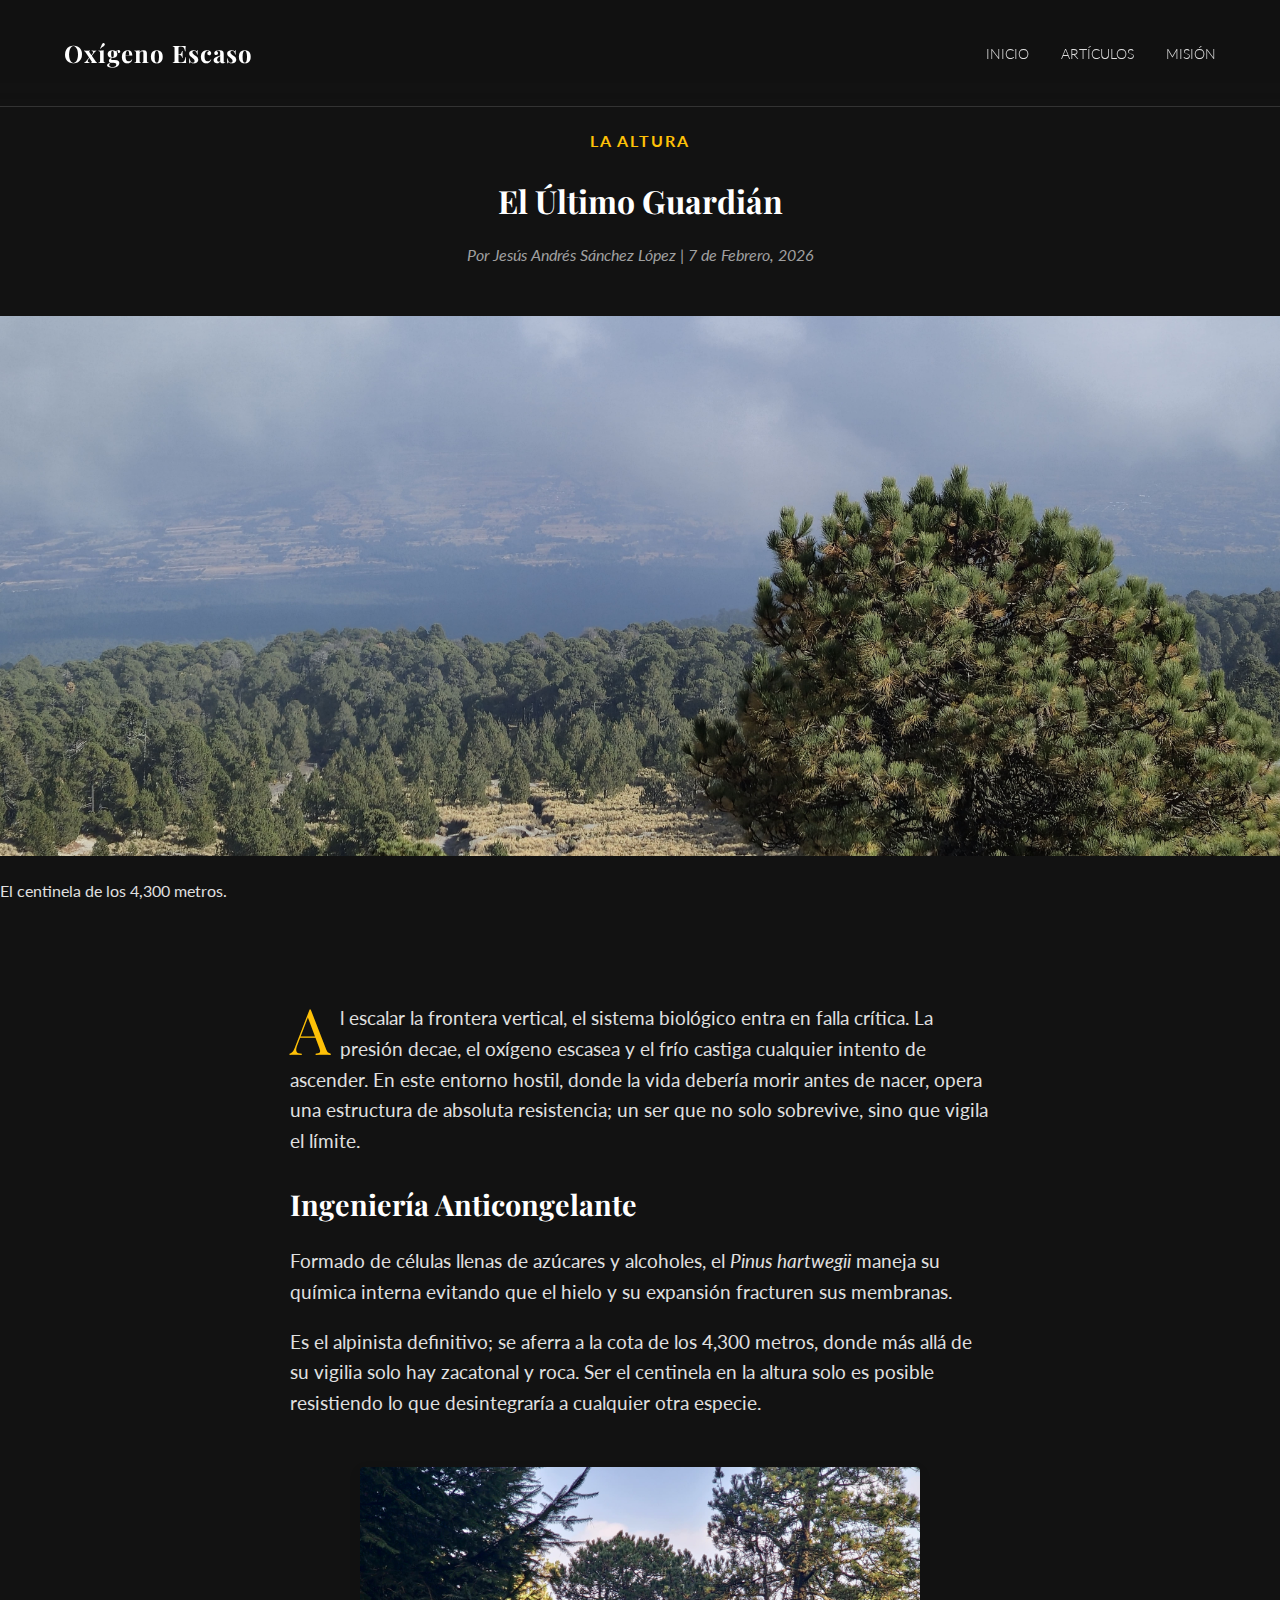
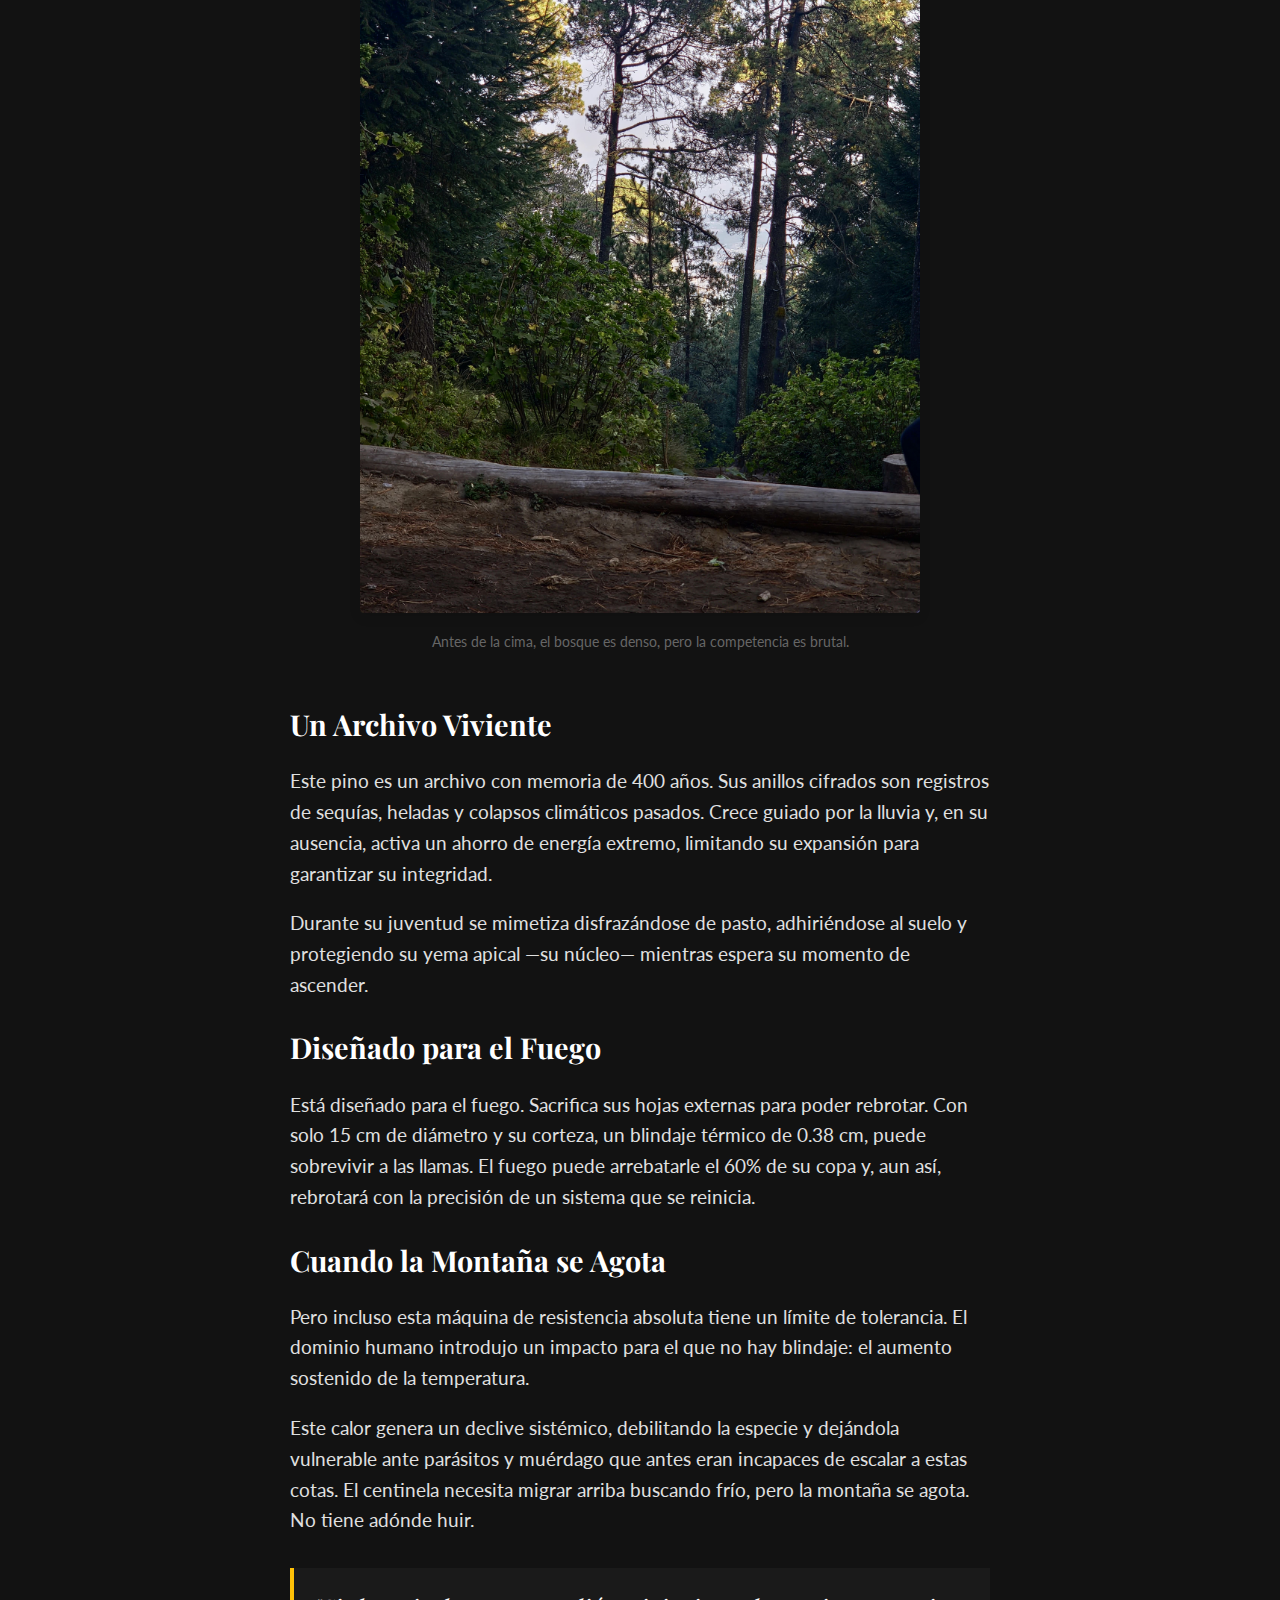
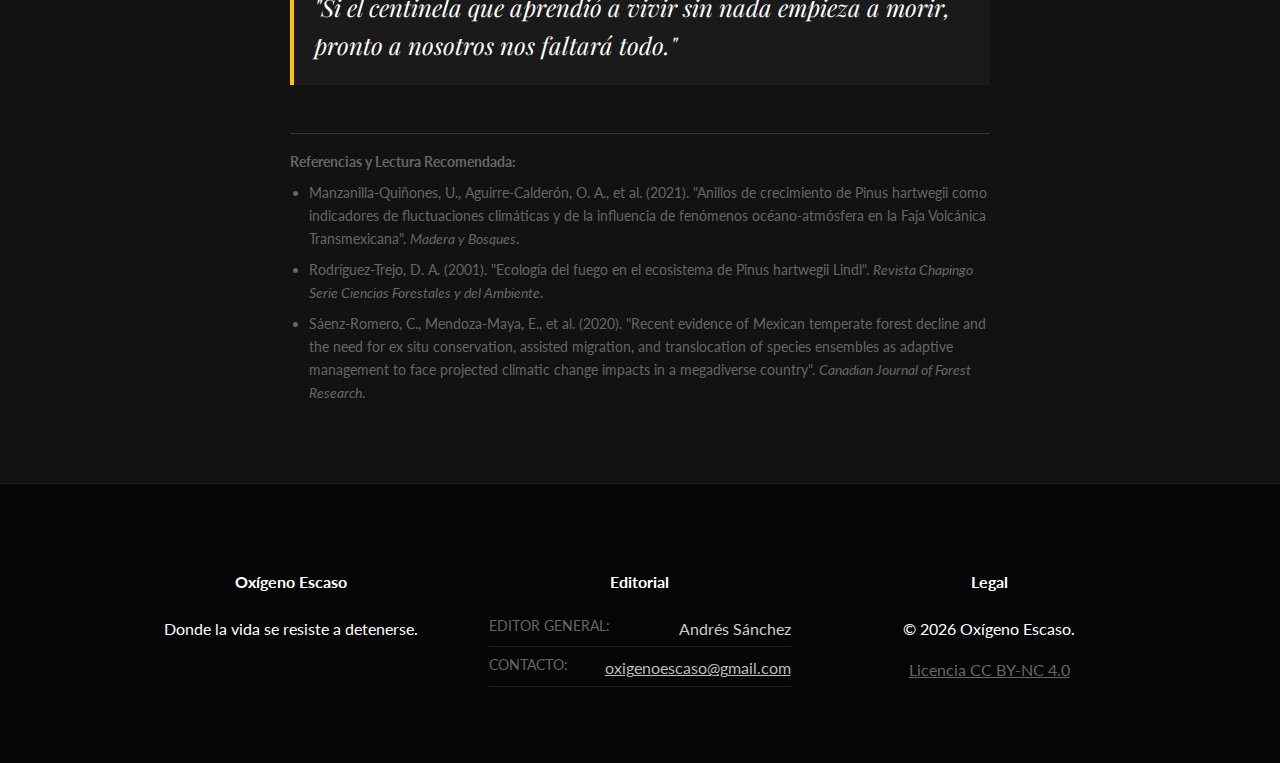
<file: articulo-malinche.html>
<!DOCTYPE html>
<html lang="es">
<head>
     <!-- Google tag (gtag.js) -->
<script async src="https://www.googletagmanager.com/gtag/js?id=G-8D5SRK3N4E"></script>
<script>
  window.dataLayer = window.dataLayer || [];
  function gtag(){dataLayer.push(arguments);}
  gtag('js', new Date());

  gtag('config', 'G-8D5SRK3N4E');
</script>
    <meta charset="UTF-8">
    <meta name="viewport" content="width=device-width, initial-scale=1.0">
    <title>El Último Guardián | Oxígeno Escaso</title>
    
    <link rel="icon" href="data:image/svg+xml,<svg xmlns=%22http://www.w3.org/2000/svg%22 viewBox=%220 0 100 100%22><polygon points=%2250,10 90,90 10,90%22 fill=%22black%22/></svg>">

    <link rel="stylesheet" href="styles.css">
    <link href="https://fonts.googleapis.com/css2?family=Playfair+Display:wght@700&family=Lato:wght@300;400;700&display=swap" rel="stylesheet">
    
    <style>
        /* Ajuste específico para bajar la foto de portada */
        .article-hero-img img {
            object-position: bottom; /* Esto fuerza a mostrar la parte de abajo (el pino) */
        }
    </style>
</head>
<body class="article-page">

    <nav class="navbar">
       <div class="logo">
        <a href="index.html">Oxígeno Escaso</a>
        </div>
        
        <div class="menu-toggle" id="mobile-menu">
            <span class="bar"></span>
            <span class="bar"></span>
            <span class="bar"></span>
        </div>

        <ul class="nav-links">
            <li><a href="index.html#inicio">Inicio</a></li>
            <li><a href="index.html#articulos">Artículos</a></li>
            <li><a href="index.html#mision">Misión</a></li>
        </ul>
    </nav>

    <header class="article-header">
        <span class="category">La Altura</span>
        <h1>El Último Guardián</h1>
        <p class="meta">Por Jesús Andrés Sánchez López | 7 de Febrero, 2026</p>
    </header>

    <div class="article-hero-img">
        <img src="./assets/malinche-hero.jpg" alt="Pinus hartwegii solitario frente al valle">
        <p class="img-caption">El centinela de los 4,300 metros.</p>
    </div>

    <article class="article-content">
        <p class="lead">Al escalar la frontera vertical, el sistema biológico entra en falla crítica. La presión decae, el oxígeno escasea y el frío castiga cualquier intento de ascender. En este entorno hostil, donde la vida debería morir antes de nacer, opera una estructura de absoluta resistencia; un ser que no solo sobrevive, sino que vigila el límite.</p>

        <h2>Ingeniería Anticongelante</h2>
        <p>Formado de células llenas de azúcares y alcoholes, el <em>Pinus hartwegii</em> maneja su química interna evitando que el hielo y su expansión fracturen sus membranas.</p>
        
        <p>Es el alpinista definitivo; se aferra a la cota de los 4,300 metros, donde más allá de su vigilia solo hay zacatonal y roca. Ser el centinela en la altura solo es posible resistiendo lo que desintegraría a cualquier otra especie.</p>

        <figure style="margin: 3rem auto; max-width: 80%;">
            <img src="./assets/malinche-bosque.jpg" alt="Bosque de pinos en la ladera" style="width: 100%; border-radius: 4px; box-shadow: 0 4px 12px rgba(0,0,0,0.1);">
            <figcaption style="text-align: center; color: #666; font-size: 0.9rem; margin-top: 0.5rem;">Antes de la cima, el bosque es denso, pero la competencia es brutal.</figcaption>
        </figure>

        <h2>Un Archivo Viviente</h2>
        <p>Este pino es un archivo con memoria de 400 años. Sus anillos cifrados son registros de sequías, heladas y colapsos climáticos pasados. Crece guiado por la lluvia y, en su ausencia, activa un ahorro de energía extremo, limitando su expansión para garantizar su integridad.</p>

        <p>Durante su juventud se mimetiza disfrazándose de pasto, adhiriéndose al suelo y protegiendo su yema apical —su núcleo— mientras espera su momento de ascender.</p>

        <h2>Diseñado para el Fuego</h2>
        <p>Está diseñado para el fuego. Sacrifica sus hojas externas para poder rebrotar. Con solo 15 cm de diámetro y su corteza, un blindaje térmico de 0.38 cm, puede sobrevivir a las llamas. El fuego puede arrebatarle el 60% de su copa y, aun así, rebrotará con la precisión de un sistema que se reinicia.</p>
        
        <h2>Cuando la Montaña se Agota</h2>
        <p>Pero incluso esta máquina de resistencia absoluta tiene un límite de tolerancia. El dominio humano introdujo un impacto para el que no hay blindaje: el aumento sostenido de la temperatura.</p>

        <p>Este calor genera un declive sistémico, debilitando la especie y dejándola vulnerable ante parásitos y muérdago que antes eran incapaces de escalar a estas cotas. El centinela necesita migrar arriba buscando frío, pero la montaña se agota. No tiene adónde huir.</p>

        <blockquote>
            "Si el centinela que aprendió a vivir sin nada empieza a morir, pronto a nosotros nos faltará todo."
        </blockquote>

        <div style="margin-top: 3rem; border-top: 1px solid #333; padding-top: 1rem; font-size: 0.9rem; color: #666;">
            <strong>Referencias y Lectura Recomendada:</strong>
            <ul style="margin-top: 0.5rem; padding-left: 1.2rem;">
                <li style="margin-bottom: 0.5rem;">Manzanilla-Quiñones, U., Aguirre-Calderón, O. A., et al. (2021). "Anillos de crecimiento de Pinus hartwegii como indicadores de fluctuaciones climáticas y de la influencia de fenómenos océano-atmósfera en la Faja Volcánica Transmexicana". <em>Madera y Bosques</em>.</li>
                <li style="margin-bottom: 0.5rem;">Rodríguez-Trejo, D. A. (2001). "Ecología del fuego en el ecosistema de Pinus hartwegii Lindl". <em>Revista Chapingo Serie Ciencias Forestales y del Ambiente</em>.</li>
                <li>Sáenz-Romero, C., Mendoza-Maya, E., et al. (2020). "Recent evidence of Mexican temperate forest decline and the need for ex situ conservation, assisted migration, and translocation of species ensembles as adaptive management to face projected climatic change impacts in a megadiverse country". <em>Canadian Journal of Forest Research</em>.</li>
            </ul>
        </div>
    </article>

    <footer>
        <div class="footer-content">
            <div class="footer-column">
                <h4>Oxígeno Escaso</h4>
                <p>Donde la vida se resiste a detenerse.</p>
            </div>
            <div class="footer-column">
                <h4>Editorial</h4>
                <div class="credit-line"><span class="role">Editor General:</span> <span class="name">Andrés Sánchez</span></div>
                <div class="credit-line"><span class="role">Contacto:</span> <a href="mailto:oxigenoescaso@gmail.com" style="color: #bbb;">oxigenoescaso@gmail.com</a></div>
            </div>
            <div class="footer-column">
                <h4>Legal</h4>
                <p>&copy; 2026 Oxígeno Escaso.</p>
                <p><a href="#" style="color:#666;">Licencia CC BY-NC 4.0</a></p>
            </div>
        </div>
    </footer>

    <script src="script.js"></script>
</body>
</html>
</file>
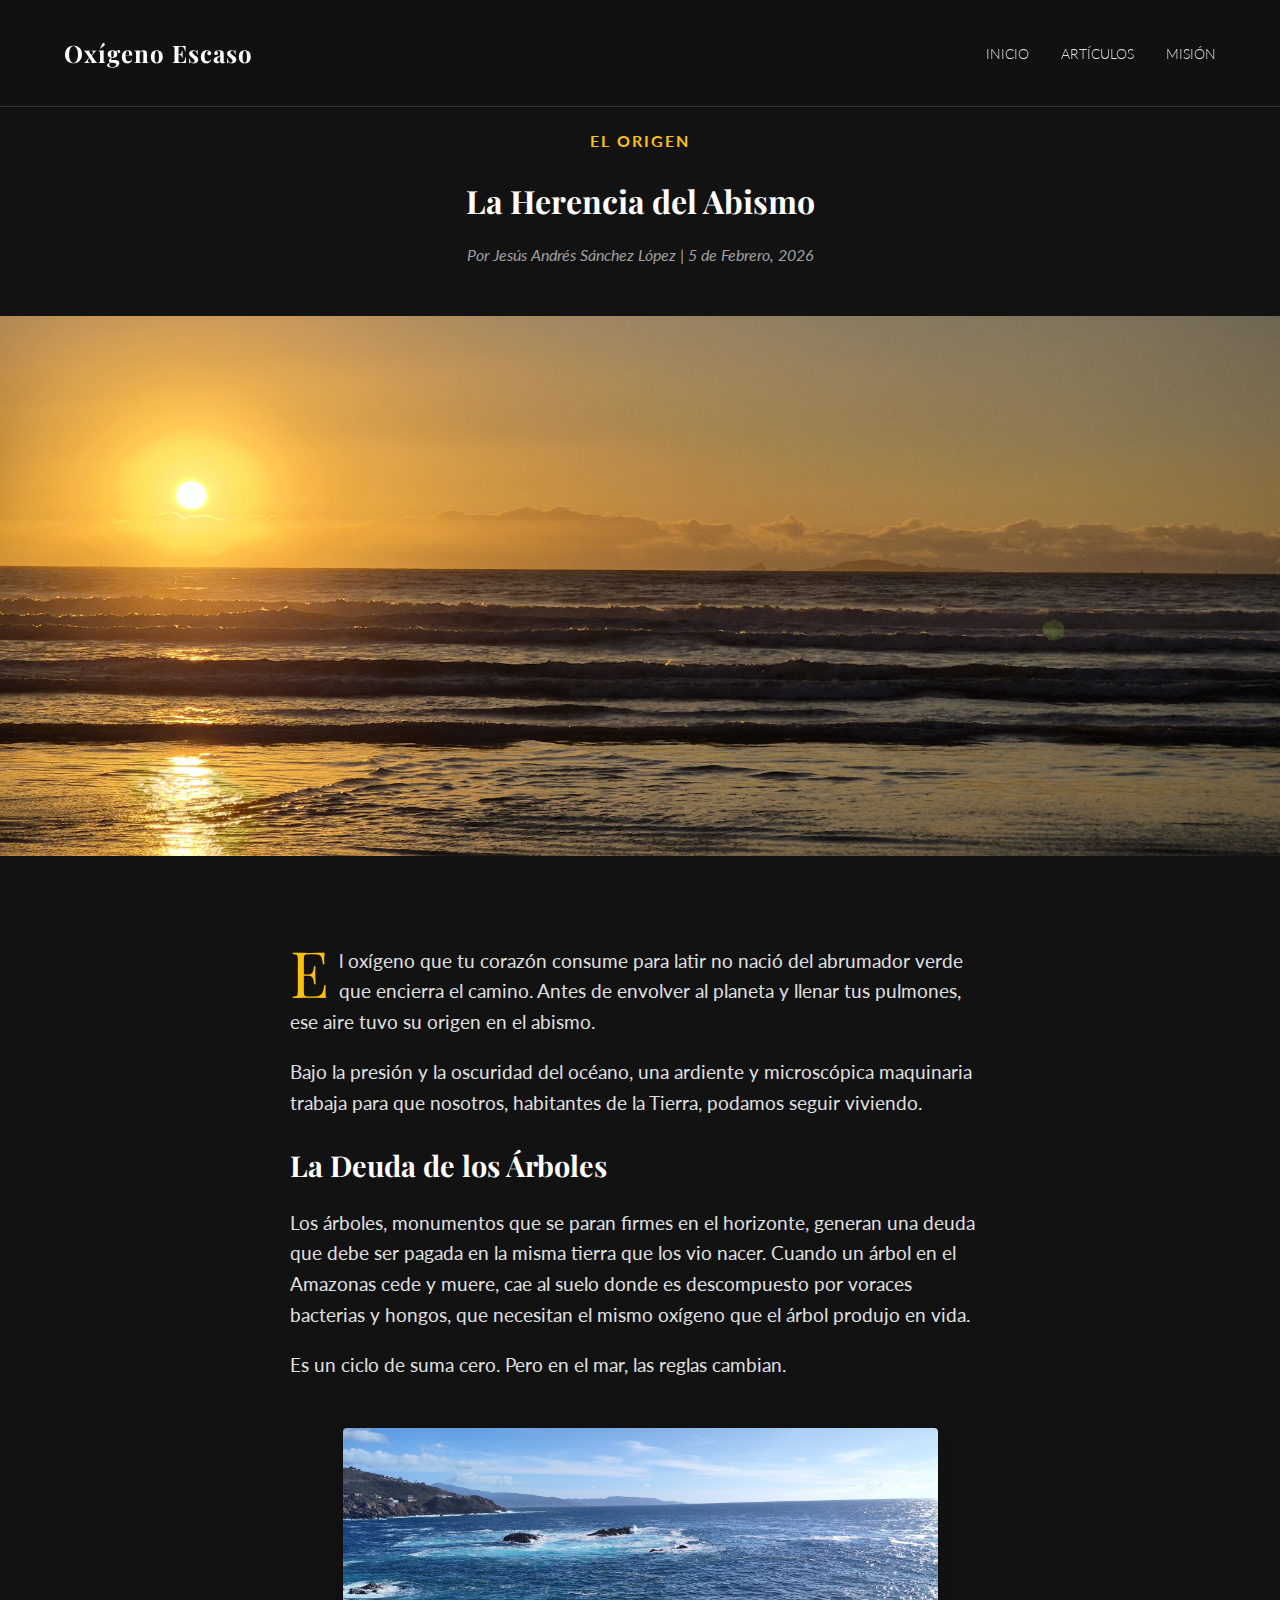
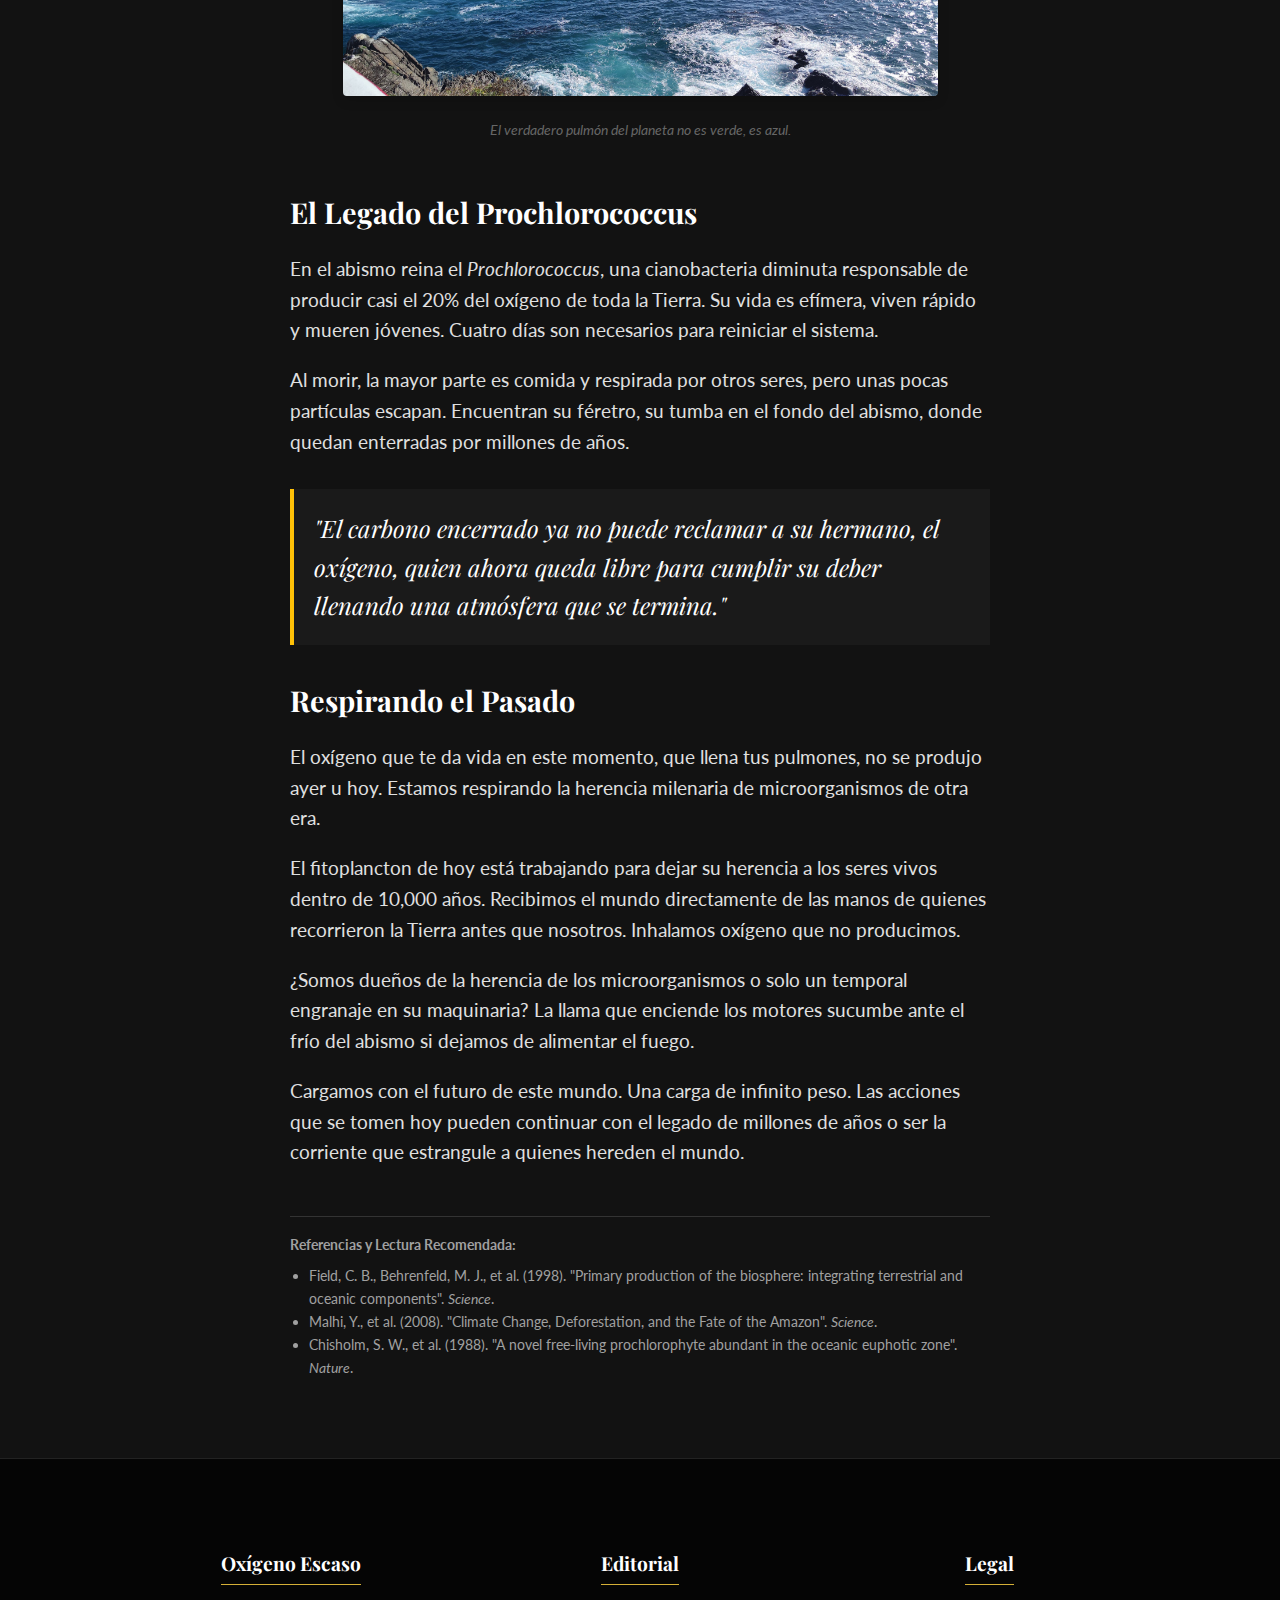
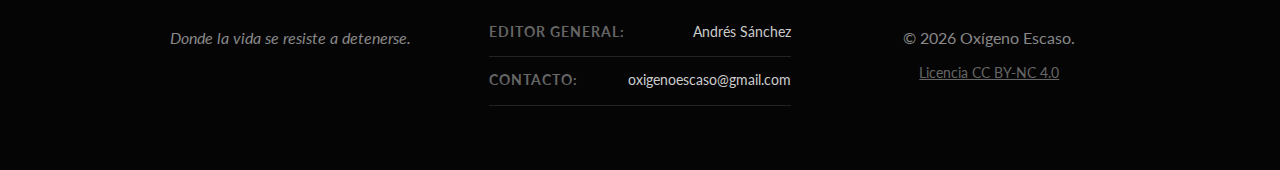
<file: articulo-mar.html>
<!DOCTYPE html>
<html lang="es">
<head>
     <!-- Google tag (gtag.js) -->
<script async src="https://www.googletagmanager.com/gtag/js?id=G-8D5SRK3N4E"></script>
<script>
  window.dataLayer = window.dataLayer || [];
  function gtag(){dataLayer.push(arguments);}
  gtag('js', new Date());

  gtag('config', 'G-8D5SRK3N4E');
</script>
    <link rel="icon" href="data:image/svg+xml,<svg xmlns=%22http://www.w3.org/2000/svg%22 viewBox=%220 0 100 100%22><polygon points=%2250,10 90,90 10,90%22 fill=%22black%22/></svg>">
    <meta charset="UTF-8">
    <meta name="viewport" content="width=device-width, initial-scale=1.0">
    <title>La Herencia del Abismo | Oxígeno Escaso</title> <link rel="stylesheet" href="styles.css">
    <link href="https://fonts.googleapis.com/css2?family=Playfair+Display:wght@700&family=Lato:wght@300;400;700&display=swap" rel="stylesheet">
    <link rel="stylesheet" href="https://cdnjs.cloudflare.com/ajax/libs/font-awesome/6.0.0/css/all.min.css">
</head>
<body class="article-page">

    <nav class="navbar">
        <div class="logo">
        <a href="index.html" onclick="window.location.href='index.html'; return false;">Oxígeno Escaso</a>
        </div>

        <div class="menu-toggle" id="mobile-menu">
            <span class="bar"></span>
            <span class="bar"></span>
            <span class="bar"></span>
        </div>

        <ul class="nav-links">
            <li><a href="index.html#inicio">Inicio</a></li>
            <li><a href="index.html#articulos">Artículos</a></li>
            <li><a href="index.html#mision">Misión</a></li>
        </ul>
    </nav>

    <header class="article-header">
        <span class="category">El Origen</span>
        <h1>La Herencia del Abismo</h1>
        <p class="meta">Por Jesús Andrés Sánchez López | 5 de Febrero, 2026</p>
    </header>

    <div class="article-hero-img">
        <img src="./assets/mar-hero.jpg" alt="Atardecer en el océano Pacífico">
    </div>

    <article class="article-content">
        <p class="lead">El oxígeno que tu corazón consume para latir no nació del abrumador verde que encierra el camino. Antes de envolver al planeta y llenar tus pulmones, ese aire tuvo su origen en el abismo.</p>

        <p>Bajo la presión y la oscuridad del océano, una ardiente y microscópica maquinaria trabaja para que nosotros, habitantes de la Tierra, podamos seguir viviendo.</p>

        <h2>La Deuda de los Árboles</h2>
        <p>Los árboles, monumentos que se paran firmes en el horizonte, generan una deuda que debe ser pagada en la misma tierra que los vio nacer. Cuando un árbol en el Amazonas cede y muere, cae al suelo donde es descompuesto por voraces bacterias y hongos, que necesitan el mismo oxígeno que el árbol produjo en vida.</p>

        <p>Es un ciclo de suma cero. Pero en el mar, las reglas cambian.</p>

        <figure style="margin: 3rem auto; max-width: 85%;">
            <img src="./assets/mar-cuerpo.jpg" alt="Olas rompiendo en la costa del Pacífico" style="width: 100%; border-radius: 4px; box-shadow: 0 4px 12px rgba(0,0,0,0.15);">
            <figcaption style="text-align: center; color: #666; font-size: 0.9rem; margin-top: 0.8rem; font-style: italic;">
                El verdadero pulmón del planeta no es verde, es azul.
            </figcaption>
        </figure>

        <h2>El Legado del Prochlorococcus</h2>
        <p>En el abismo reina el <em>Prochlorococcus</em>, una cianobacteria diminuta responsable de producir casi el 20% del oxígeno de toda la Tierra. Su vida es efímera, viven rápido y mueren jóvenes. Cuatro días son necesarios para reiniciar el sistema.</p>

        <p>Al morir, la mayor parte es comida y respirada por otros seres, pero unas pocas partículas escapan. Encuentran su féretro, su tumba en el fondo del abismo, donde quedan enterradas por millones de años.</p>

        <blockquote>
            "El carbono encerrado ya no puede reclamar a su hermano, el oxígeno, quien ahora queda libre para cumplir su deber llenando una atmósfera que se termina."
        </blockquote>

        <h2>Respirando el Pasado</h2>
        <p>El oxígeno que te da vida en este momento, que llena tus pulmones, no se produjo ayer u hoy. Estamos respirando la herencia milenaria de microorganismos de otra era.</p>
        
        <p>El fitoplancton de hoy está trabajando para dejar su herencia a los seres vivos dentro de 10,000 años. Recibimos el mundo directamente de las manos de quienes recorrieron la Tierra antes que nosotros. Inhalamos oxígeno que no producimos.</p>

        <p>¿Somos dueños de la herencia de los microorganismos o solo un temporal engranaje en su maquinaria? La llama que enciende los motores sucumbe ante el frío del abismo si dejamos de alimentar el fuego.</p>

        <p>Cargamos con el futuro de este mundo. Una carga de infinito peso. Las acciones que se tomen hoy pueden continuar con el legado de millones de años o ser la corriente que estrangule a quienes hereden el mundo.</p>
        
        <div style="margin-top: 3rem; border-top: 1px solid #333; padding-top: 1rem; font-size: 0.9rem; color: var(--text-muted);">
            <strong>Referencias y Lectura Recomendada:</strong>
            <ul style="margin-top: 0.5rem; padding-left: 1.2rem;">
                <li>Field, C. B., Behrenfeld, M. J., et al. (1998). "Primary production of the biosphere: integrating terrestrial and oceanic components". <em>Science</em>.</li>
                <li>Malhi, Y., et al. (2008). "Climate Change, Deforestation, and the Fate of the Amazon". <em>Science</em>.</li>
                <li>Chisholm, S. W., et al. (1988). "A novel free-living prochlorophyte abundant in the oceanic euphotic zone". <em>Nature</em>.</li>
            </ul>
        </div>
        
    </article>

    <footer>
        <div class="footer-content">
            <div class="footer-col">
                <h4 class="footer-title">Oxígeno Escaso</h4>
                <p style="color: #888; margin-top: 1rem; font-style: italic;">Donde la vida se resiste a detenerse.</p>
            </div>
            
            <div class="footer-col">
                <h4 class="footer-title">Editorial</h4>
                <div class="meta-row">
                    <span class="meta-label">EDITOR GENERAL:</span>
                    <span class="meta-value">Andrés Sánchez</span>
                </div>
                <div class="meta-row">
                    <span class="meta-label">CONTACTO:</span>
                    <a href="mailto:oxigenoescaso@gmail.com" class="meta-value">oxigenoescaso@gmail.com</a>
                </div>
            </div>

            <div class="footer-col">
                <h4 class="footer-title">Legal</h4>
                <p style="color: #888; margin-bottom: 0.5rem;">&copy; 2026 Oxígeno Escaso.</p>
                <a href="#" class="legal-link">Licencia CC BY-NC 4.0</a>
            </div>
        </div>
    </footer>

    <script src="script.js"></script>
</body>
</html>
</file>
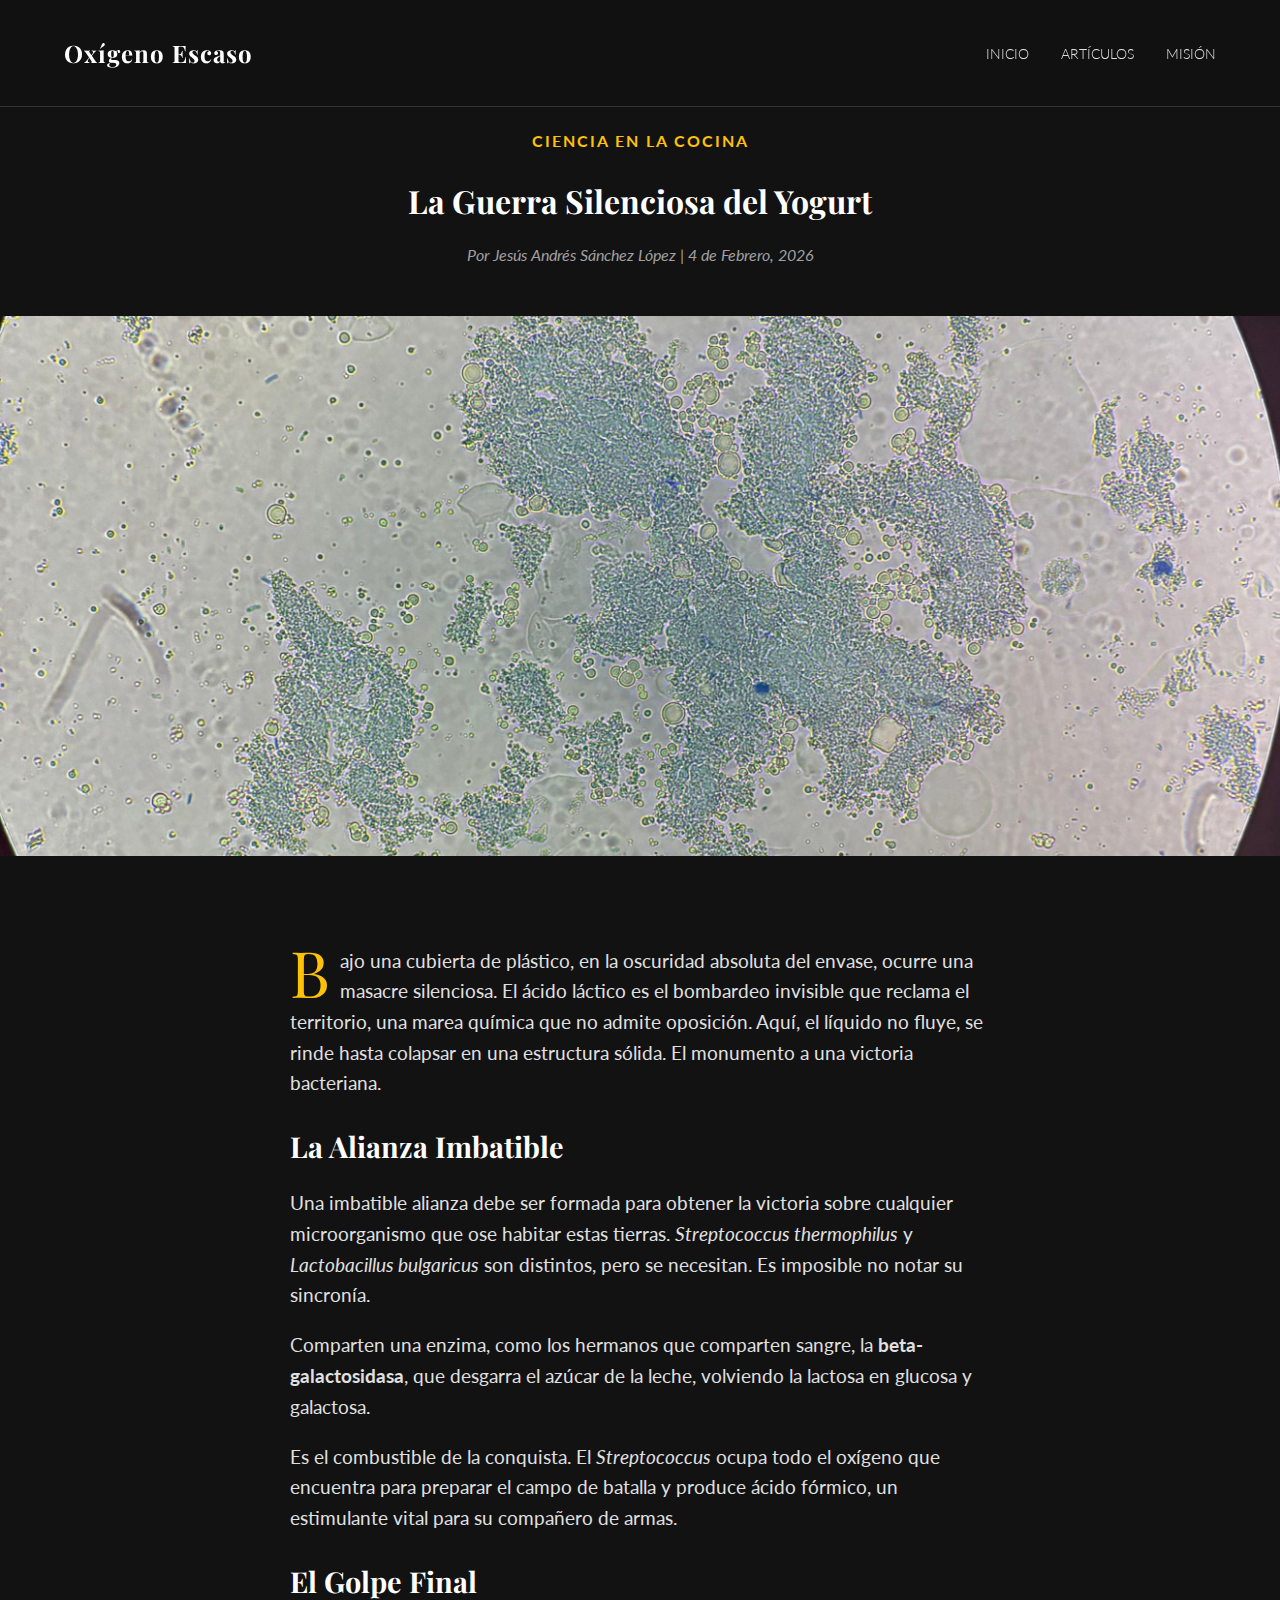
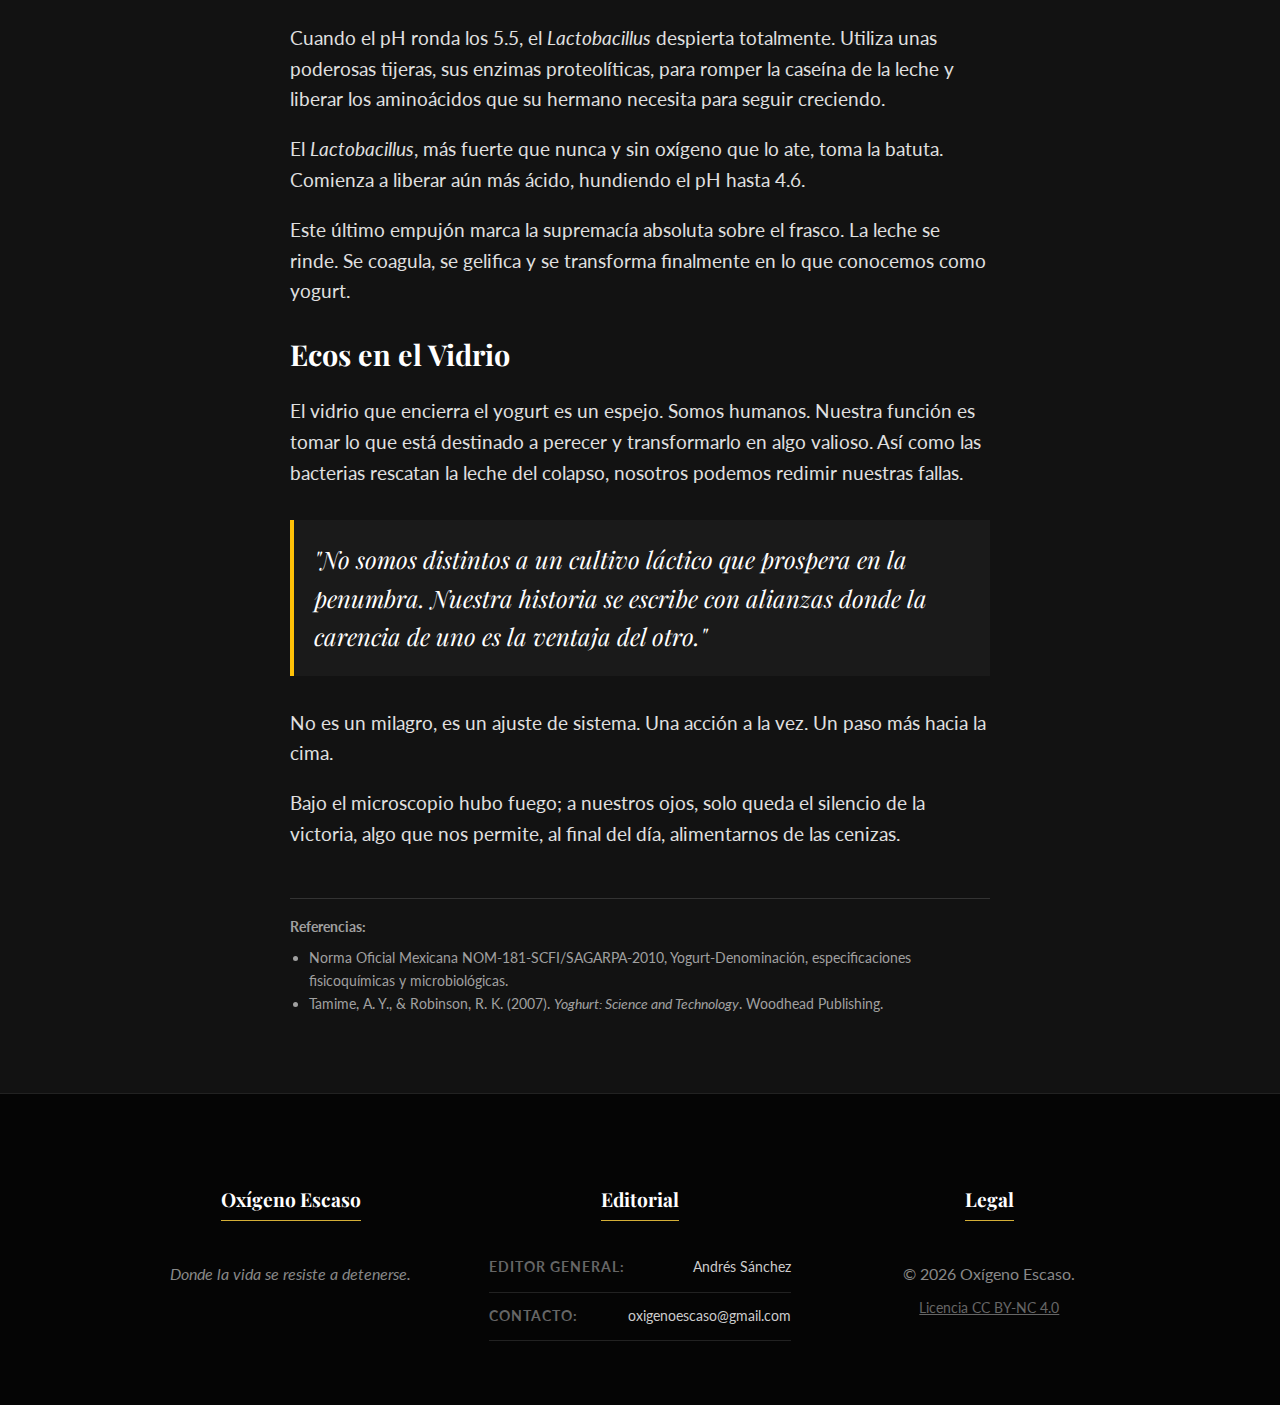
<file: articulo.html>
<!DOCTYPE html>
<html lang="es">
<head>
     <!-- Google tag (gtag.js) -->
<script async src="https://www.googletagmanager.com/gtag/js?id=G-8D5SRK3N4E"></script>
<script>
  window.dataLayer = window.dataLayer || [];
  function gtag(){dataLayer.push(arguments);}
  gtag('js', new Date());

  gtag('config', 'G-8D5SRK3N4E');
</script>
    <link rel="icon" href="data:image/svg+xml,<svg xmlns=%22http://www.w3.org/2000/svg%22 viewBox=%220 0 100 100%22><polygon points=%2250,10 90,90 10,90%22 fill=%22black%22/></svg>">
    <meta charset="UTF-8">
    <meta name="viewport" content="width=device-width, initial-scale=1.0">
    <title>La Guerra Silenciosa | Oxígeno Escaso</title>
    <link rel="stylesheet" href="styles.css">
    <link href="https://fonts.googleapis.com/css2?family=Playfair+Display:wght@700&family=Lato:wght@300;400;700&display=swap" rel="stylesheet">
    <link rel="stylesheet" href="https://cdnjs.cloudflare.com/ajax/libs/font-awesome/6.0.0/css/all.min.css">
</head>
<body class="article-page">

    <nav class="navbar">
        <div class="logo">Oxígeno Escaso</div>

        <div class="menu-toggle" id="mobile-menu">
            <span class="bar"></span>
            <span class="bar"></span>
            <span class="bar"></span>
        </div>

        <ul class="nav-links">
            <li><a href="index.html#inicio">Inicio</a></li>
            <li><a href="index.html#articulos">Artículos</a></li>
            <li><a href="index.html#mision">Misión</a></li>
        </ul>
    </nav>

    <header class="article-header">
        <span class="category">Ciencia en la Cocina</span>
        <h1>La Guerra Silenciosa del Yogurt</h1> <p class="meta">Por Jesús Andrés Sánchez López | 4 de Febrero, 2026</p>
    </header>

    <div class="article-hero-img">
    <img src="./assets/micro-yogurt.jpg" alt="Vista microscópica del cultivo de yogurt">
    </div>

    <article class="article-content">
        <p class="lead">Bajo una cubierta de plástico, en la oscuridad absoluta del envase, ocurre una masacre silenciosa. El ácido láctico es el bombardeo invisible que reclama el territorio, una marea química que no admite oposición. Aquí, el líquido no fluye, se rinde hasta colapsar en una estructura sólida. El monumento a una victoria bacteriana.</p>
       
        <h2>La Alianza Imbatible</h2>
        <p>Una imbatible alianza debe ser formada para obtener la victoria sobre cualquier microorganismo que ose habitar estas tierras. <em>Streptococcus thermophilus</em> y <em>Lactobacillus bulgaricus</em> son distintos, pero se necesitan. Es imposible no notar su sincronía.</p>

        <p>Comparten una enzima, como los hermanos que comparten sangre, la <strong>beta-galactosidasa</strong>, que desgarra el azúcar de la leche, volviendo la lactosa en glucosa y galactosa.</p>

        <p>Es el combustible de la conquista. El <em>Streptococcus</em> ocupa todo el oxígeno que encuentra para preparar el campo de batalla y produce ácido fórmico, un estimulante vital para su compañero de armas.</p>

        <h2>El Golpe Final</h2>
        <p>Cuando el pH ronda los 5.5, el <em>Lactobacillus</em> despierta totalmente. Utiliza unas poderosas tijeras, sus enzimas proteolíticas, para romper la caseína de la leche y liberar los aminoácidos que su hermano necesita para seguir creciendo.</p>
        
        <p>El <em>Lactobacillus</em>, más fuerte que nunca y sin oxígeno que lo ate, toma la batuta. Comienza a liberar aún más ácido, hundiendo el pH hasta 4.6.</p>

        <p>Este último empujón marca la supremacía absoluta sobre el frasco. La leche se rinde. Se coagula, se gelifica y se transforma finalmente en lo que conocemos como yogurt.</p>

        <h2>Ecos en el Vidrio</h2>
        <p>El vidrio que encierra el yogurt es un espejo. Somos humanos. Nuestra función es tomar lo que está destinado a perecer y transformarlo en algo valioso. Así como las bacterias rescatan la leche del colapso, nosotros podemos redimir nuestras fallas.</p>
        <blockquote>
            "No somos distintos a un cultivo láctico que prospera en la penumbra. Nuestra historia se escribe con alianzas donde la carencia de uno es la ventaja del otro."
        </blockquote>
        <p>No es un milagro, es un ajuste de sistema. Una acción a la vez. Un paso más hacia la cima.</p>
        
        <p>Bajo el microscopio hubo fuego; a nuestros ojos, solo queda el silencio de la victoria, algo que nos permite, al final del día, alimentarnos de las cenizas.</p>

        <div style="margin-top: 3rem; border-top: 1px solid #333; padding-top: 1rem; font-size: 0.9rem; color: var(--text-muted);">
            <strong>Referencias:</strong>
            <ul style="margin-top: 0.5rem; padding-left: 1.2rem;">
                <li>Norma Oficial Mexicana NOM-181-SCFI/SAGARPA-2010, Yogurt-Denominación, especificaciones fisicoquímicas y microbiológicas.</li>
                <li>Tamime, A. Y., & Robinson, R. K. (2007). <em>Yoghurt: Science and Technology</em>. Woodhead Publishing.</li>
            </ul>
        </div>
    </article>

    <footer>
        <div class="footer-content">
            <div class="footer-col">
                <h4 class="footer-title">Oxígeno Escaso</h4>
                <p style="color: #888; margin-top: 1rem; font-style: italic;">Donde la vida se resiste a detenerse.</p>
            </div>
            
            <div class="footer-col">
                <h4 class="footer-title">Editorial</h4>
                <div class="meta-row">
                    <span class="meta-label">EDITOR GENERAL:</span>
                    <span class="meta-value">Andrés Sánchez</span>
                </div>
                <div class="meta-row">
                    <span class="meta-label">CONTACTO:</span>
                    <a href="mailto:oxigenoescaso@gmail.com" class="meta-value">oxigenoescaso@gmail.com</a>
                </div>
            </div>

            <div class="footer-col">
                <h4 class="footer-title">Legal</h4>
                <p style="color: #888; margin-bottom: 0.5rem;">&copy; 2026 Oxígeno Escaso.</p>
                <a href="#" class="legal-link">Licencia CC BY-NC 4.0</a>
            </div>
        </div>
    </footer>

</body>
</html>
</file>
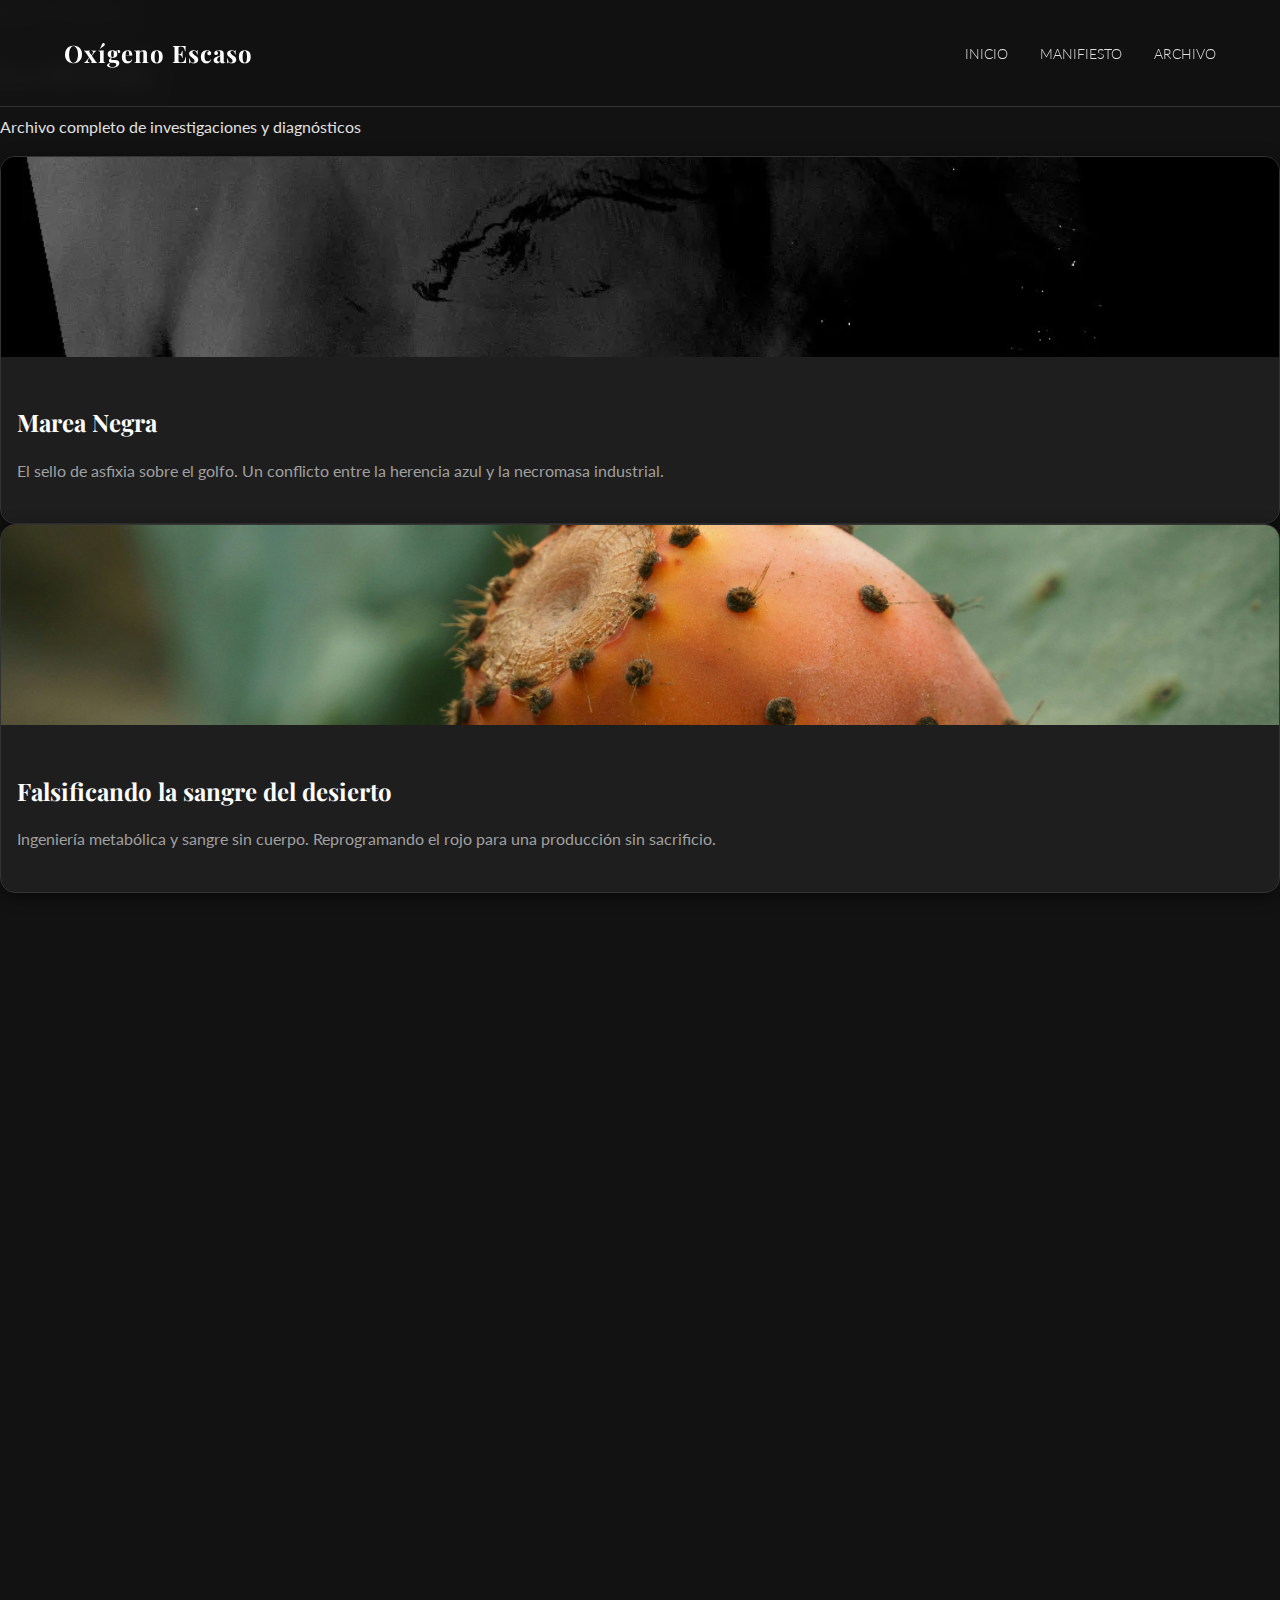
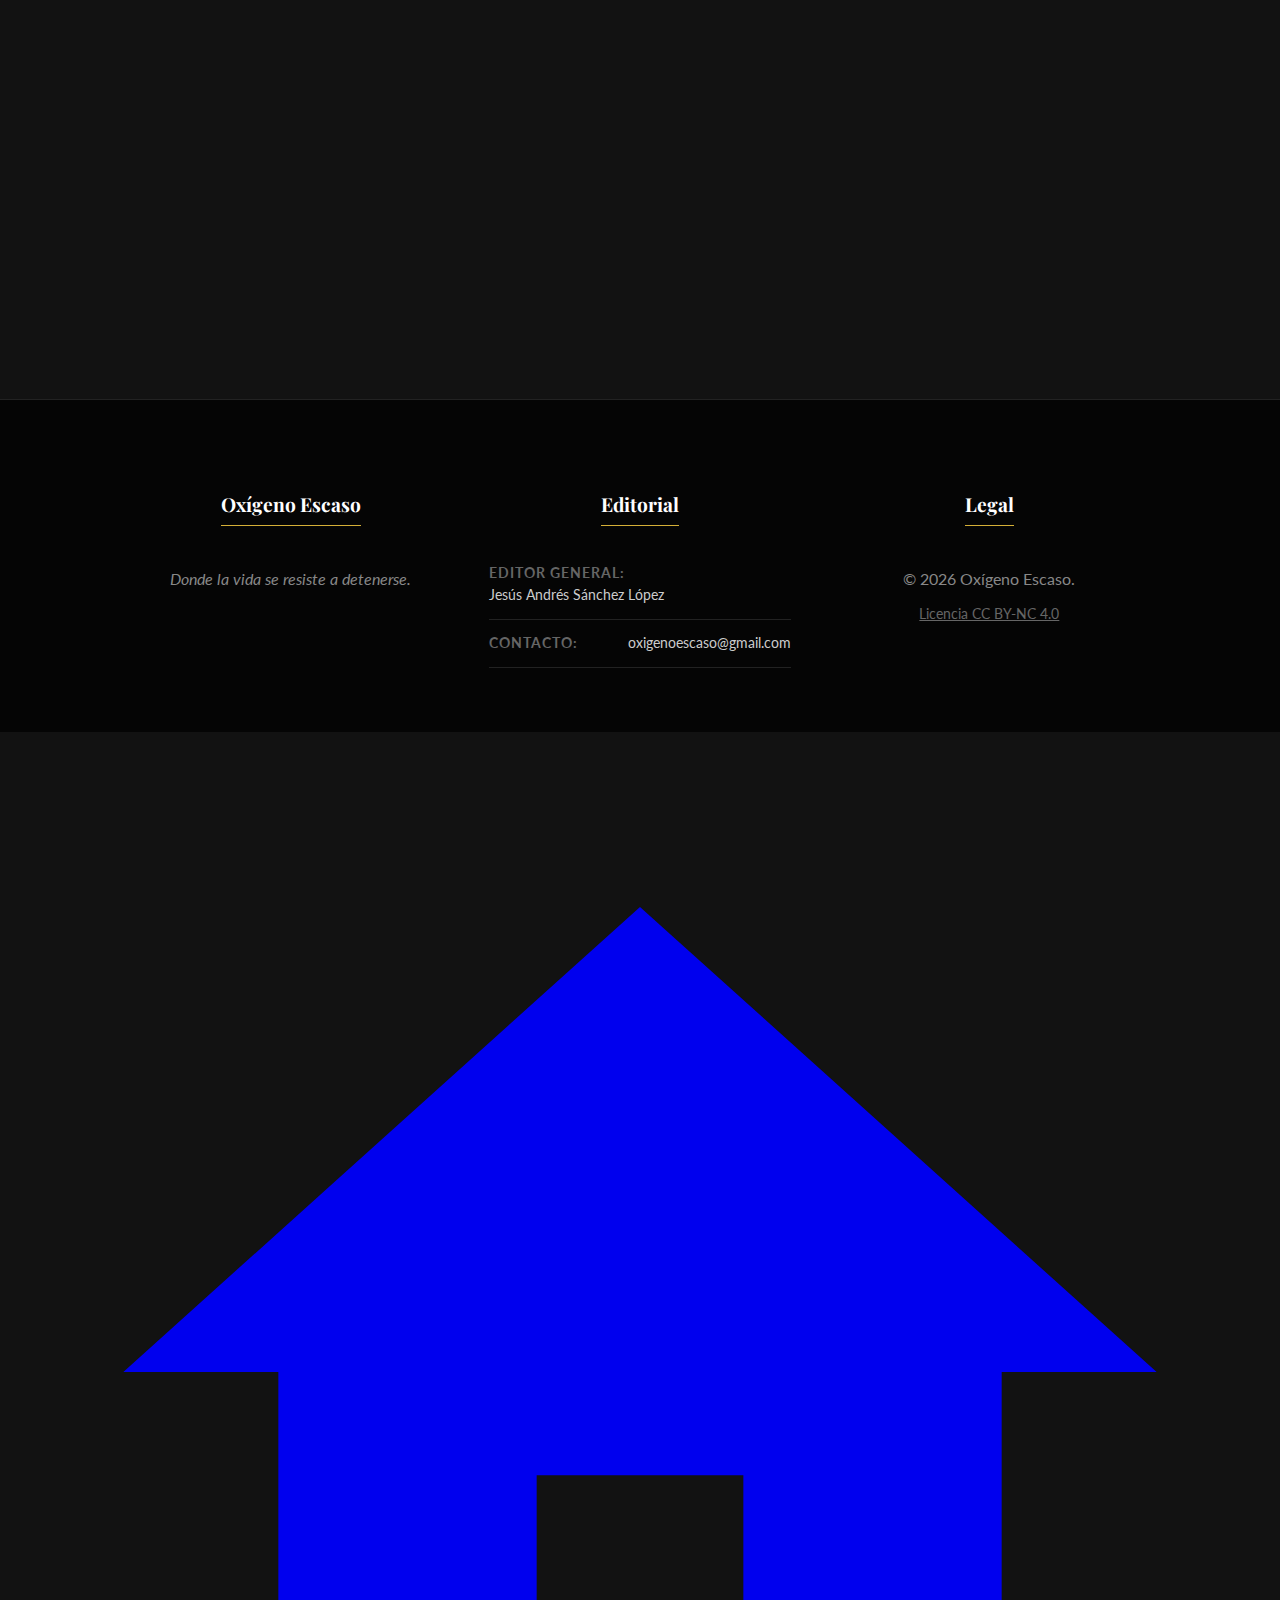
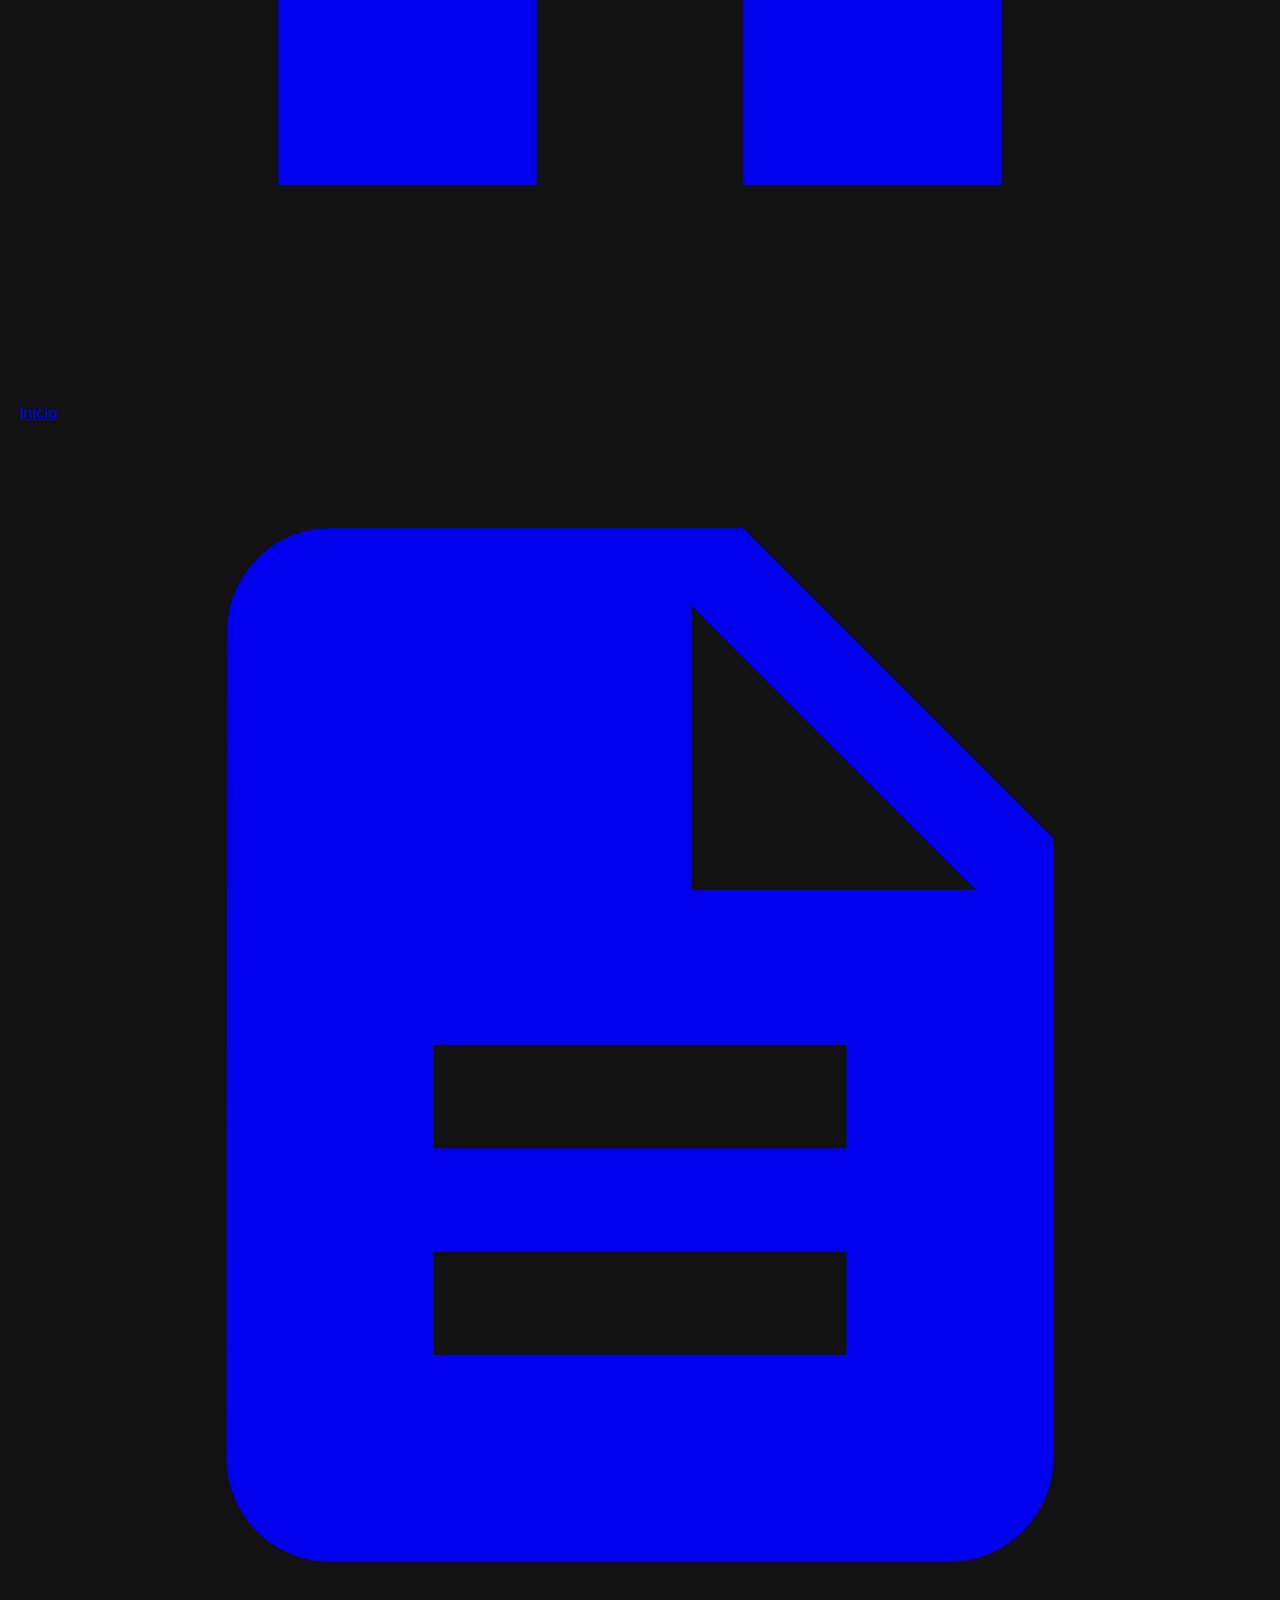
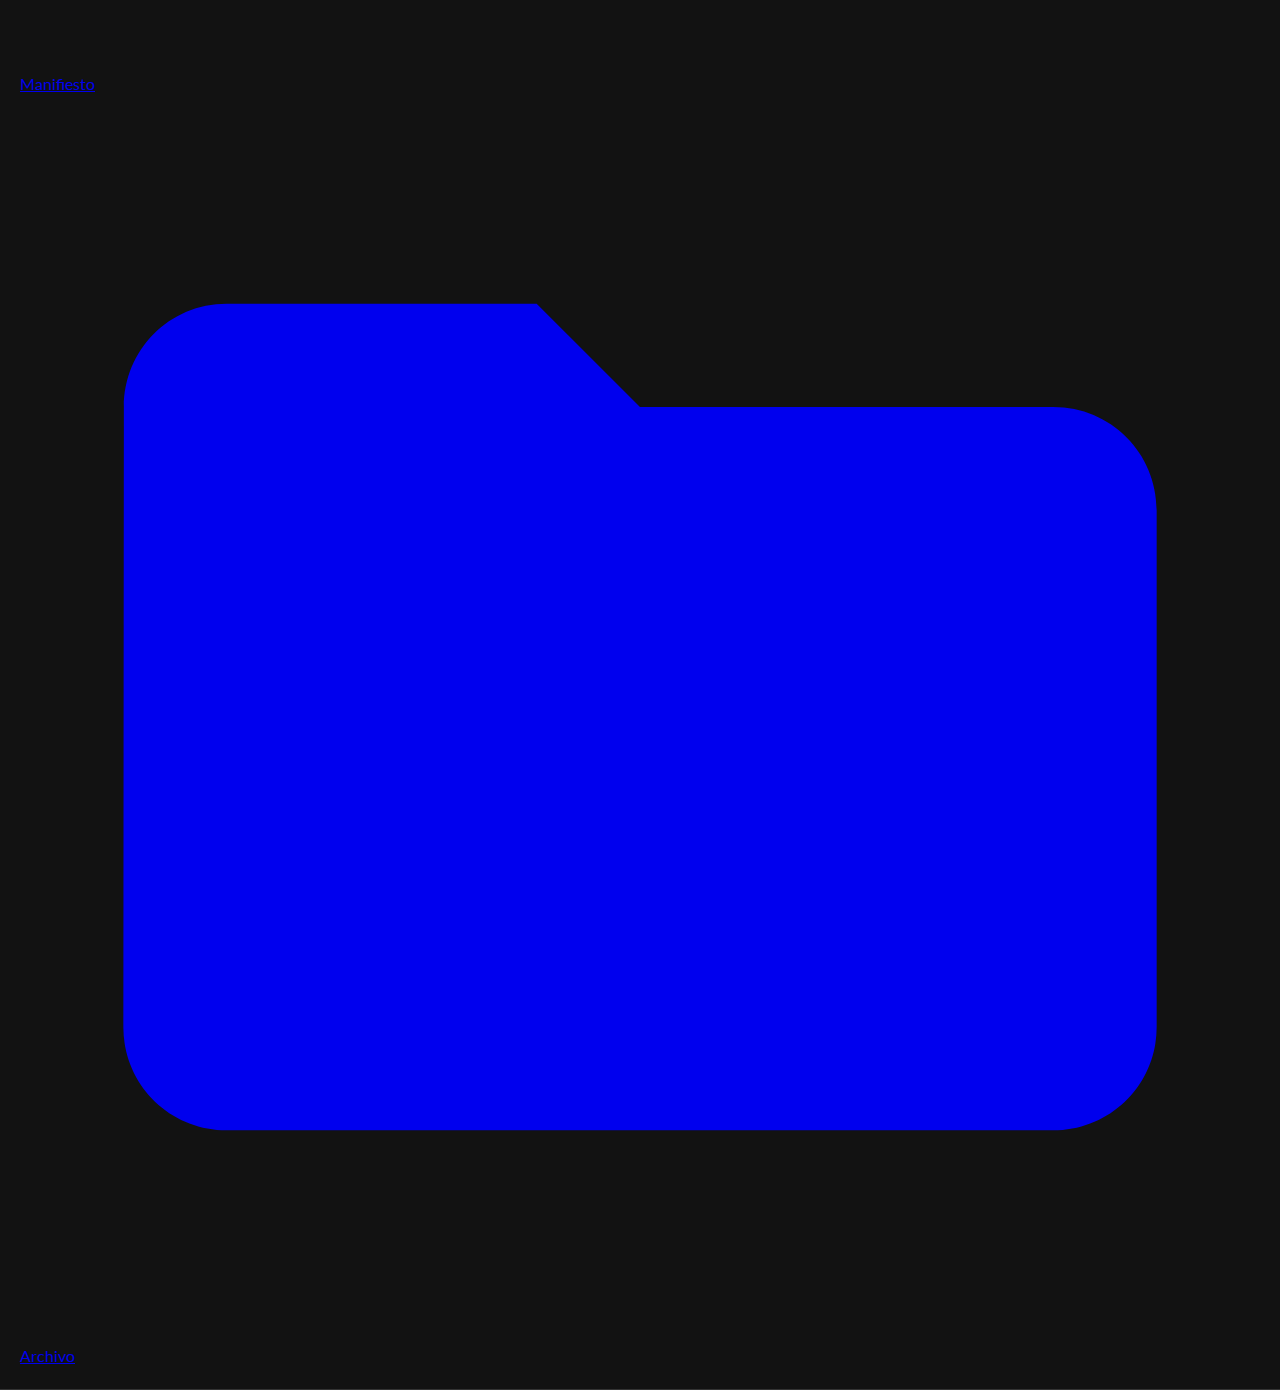
<file: boveda.html>
<!DOCTYPE html>
<html lang="es">
<head>
    <script async src="https://www.googletagmanager.com/gtag/js?id=G-8D5SRK3N4E"></script>
    <script>
      window.dataLayer = window.dataLayer || [];
      function gtag(){dataLayer.push(arguments);}
      gtag('js', new Date());
      gtag('config', 'G-8D5SRK3N4E');
    </script>
    <meta charset="UTF-8">
    <meta name="viewport" content="width=device-width, initial-scale=1.0">
    <title>La Bóveda | Archivo de Oxígeno Escaso</title>
    <link rel="icon" type="image/png" href="./assets/favicon.png" sizes="512x512">
    <link rel="stylesheet" href="styles.css">
    <link href="https://fonts.googleapis.com/css2?family=Playfair+Display:wght@700&family=Lato:wght@300;400;700&display=swap" rel="stylesheet">
</head>
<body class="page-boveda">

    <nav class="navbar">
        <div class="logo"><a href="index.html" style="text-decoration: none; color: inherit;">Oxígeno Escaso</a></div> 
        
        <ul class="nav-links">
            <li><a href="index.html">Inicio</a></li>
            <li><a href="manifiesto.html">Manifiesto</a></li>
            <li><a href="boveda.html" class="active">Archivo</a></li>
        </ul>
    </nav>

    <main class="boveda-container fade-in">
        <header class="manifiesto-header">
            <span class="category-badge">Registro Histórico</span>
            <h1>La Bóveda</h1>
            <p class="subtitle-gold">Archivo completo de investigaciones y diagnósticos</p>
        </header>

        <section class="boveda-grid">
            
            <a href="marea-negra.html" style="text-decoration: none; color: inherit;">
                <article class="card fade-in">
                    <img src="./assets/marea-negra-hero.webp" alt="Derrame de hidrocarburos" class="card-img-real" loading="lazy">
                    <div class="card-content">
                        <h3>Marea Negra</h3>
                        <p>El sello de asfixia sobre el golfo. Un conflicto entre la herencia azul y la necromasa industrial.</p>
                    </div>
                </article>
            </a>

            <a href="falsificando-la-sangre-del-desierto.html" style="text-decoration: none; color: inherit;">
                <article class="card fade-in">
                    <img src="./assets/tinte-card.webp" alt="Nopal" class="card-img-real" loading="lazy">
                    <div class="card-content">
                        <h3>Falsificando la sangre del desierto</h3>
                        <p>Ingeniería metabólica y sangre sin cuerpo. Reprogramando el rojo para una producción sin sacrificio.</p>
                    </div>
                </article>
            </a>

            <a href="el-ultimo-guardian.html" style="text-decoration: none; color: inherit;">
                <article class="card fade-in">
                    <img src="./assets/malinche-card.webp" alt="Rocas volcánicas y nubes" class="card-img-real" loading="lazy">
                    <div class="card-content">
                        <h3>El Último Guardián</h3>
                        <p>Donde el bosque se rinde. Análisis de la resistencia biológica y la memoria del <em>Pinus hartwegii</em> en la frontera vertical.</p>
                    </div>
                </article>
            </a>

            <a href="la-herencia-del-abismo.html" style="text-decoration: none; color: inherit;">
                <article class="card fade-in">
                    <img src="./assets/mar-card.webp" alt="Espuma de mar y burbujas" class="card-img-real" loading="lazy">
                    <div class="card-content">
                        <h3>La Herencia del Abismo</h3>
                        <p>Respiramos aire de hace 10,000 años. El manual de operación de la maquinaria planetaria del abismo.</p>
                    </div>
                </article>
            </a>
            
            <a href="la-guerra-silenciosa-del-yogurt.html" style="text-decoration: none; color: inherit;">
                <article class="card fade-in">
                    <img src="./assets/micro-yogurt.webp" alt="Bacterias lácticas al microscopio" class="card-img-real" loading="lazy">
                    <div class="card-content">
                        <h3>La Guerra Silenciosa del Yogurt</h3>
                        <p>Disección del asedio químico en un frasco de fermentos. La biotecnología detrás del asalto láctico.</p>
                    </div>
                </article>
            </a>

        </section>
    </main>

    <footer>
        <div class="footer-content">
            <div class="footer-col">
                <h4 class="footer-title">Oxígeno Escaso</h4>
                <p style="color: #888; margin-top: 1rem; font-style: italic;">Donde la vida se resiste a detenerse.</p>
            </div>
            
            <div class="footer-col">
                <h4 class="footer-title">Editorial</h4>
                <div class="meta-row">
                    <span class="meta-label">EDITOR GENERAL:</span>
                    <span class="meta-value">Jesús Andrés Sánchez López</span>
                </div>
                <div class="meta-row">
                    <span class="meta-label">CONTACTO:</span>
                    <a href="mailto:oxigenoescaso@gmail.com" class="meta-value">oxigenoescaso@gmail.com</a>
                </div>
            </div>

            <div class="footer-col">
                <h4 class="footer-title">Legal</h4>
                <p style="color: #888; margin-bottom: 0.5rem;">&copy; 2026 Oxígeno Escaso.</p>
                <a href="https://creativecommons.org/licenses/by-nc/4.0/deed.es" target="_blank" rel="noopener noreferrer" class="legal-link">Licencia CC BY-NC 4.0</a>
            </div>
        </div>
    </footer>

    <script src="script.js"></script>

     <nav class="mobile-bottom-bar">
        <a href="index.html" class="nav-item">
            <svg viewBox="0 0 24 24"><path fill="currentColor" d="M10 20v-6h4v6h5v-8h3L12 3 2 12h3v8z"/></svg>
            <span>Inicio</span>
        </a>
        <a href="manifiesto.html" class="nav-item">
            <svg viewBox="0 0 24 24"><path fill="currentColor" d="M14 2H6c-1.1 0-1.99.9-1.99 2L4 20c0 1.1.89 2 1.99 2H18c1.1 0 2-.9 2-2V8l-6-6zm2 16H8v-2h8v2zm0-4H8v-2h8v2zm-3-5V3.5L18.5 9H13z"/></svg>
            <span>Manifiesto</span>
        </a>
        <a href="boveda.html" class="nav-item">
            <svg viewBox="0 0 24 24"><path fill="currentColor" d="M10 4H4c-1.11 0-1.99.89-1.99 2L2 18c0 1.11.89 2 2 2h16c1.11 0 2-.89 2-2V8c0-1.11-.89-2-2-2h-8l-2-2z"/></svg>
            <span>Archivo</span>
        </a>
    </nav>
</body>
</html>
</file>
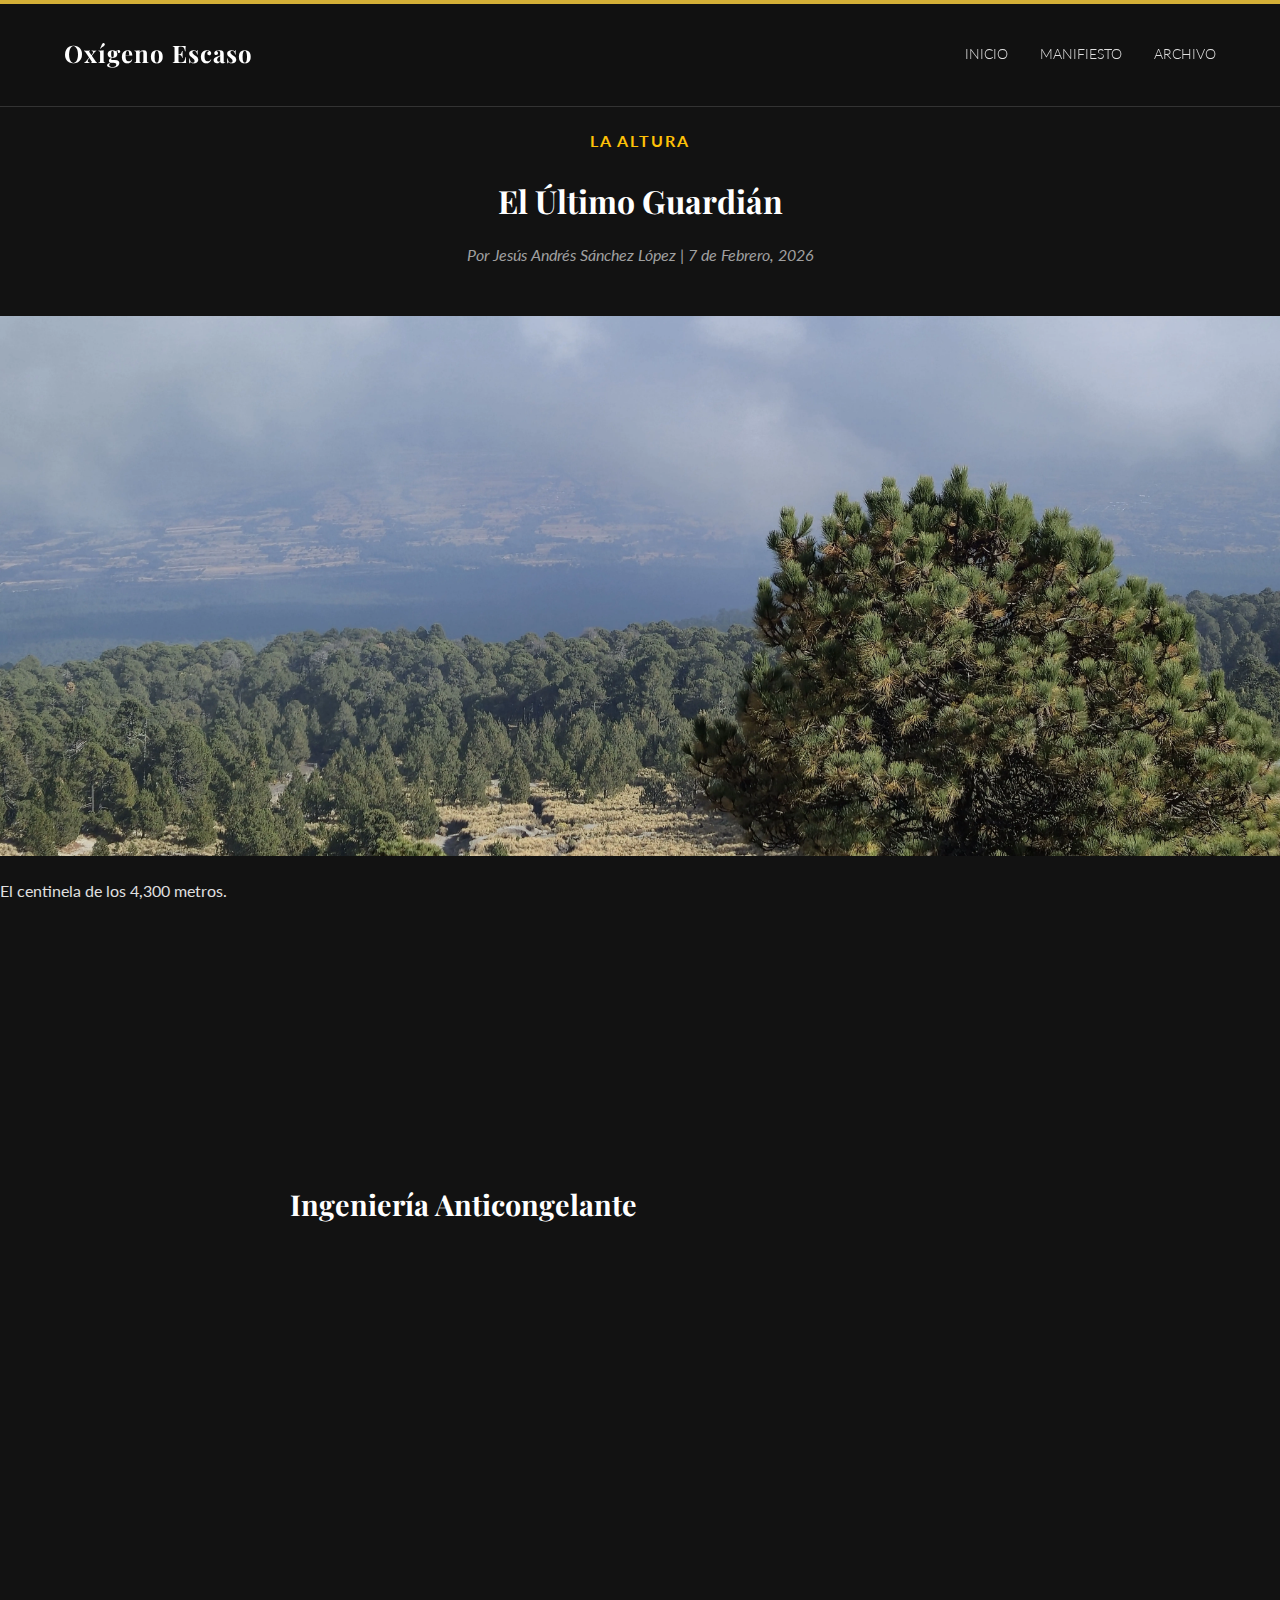
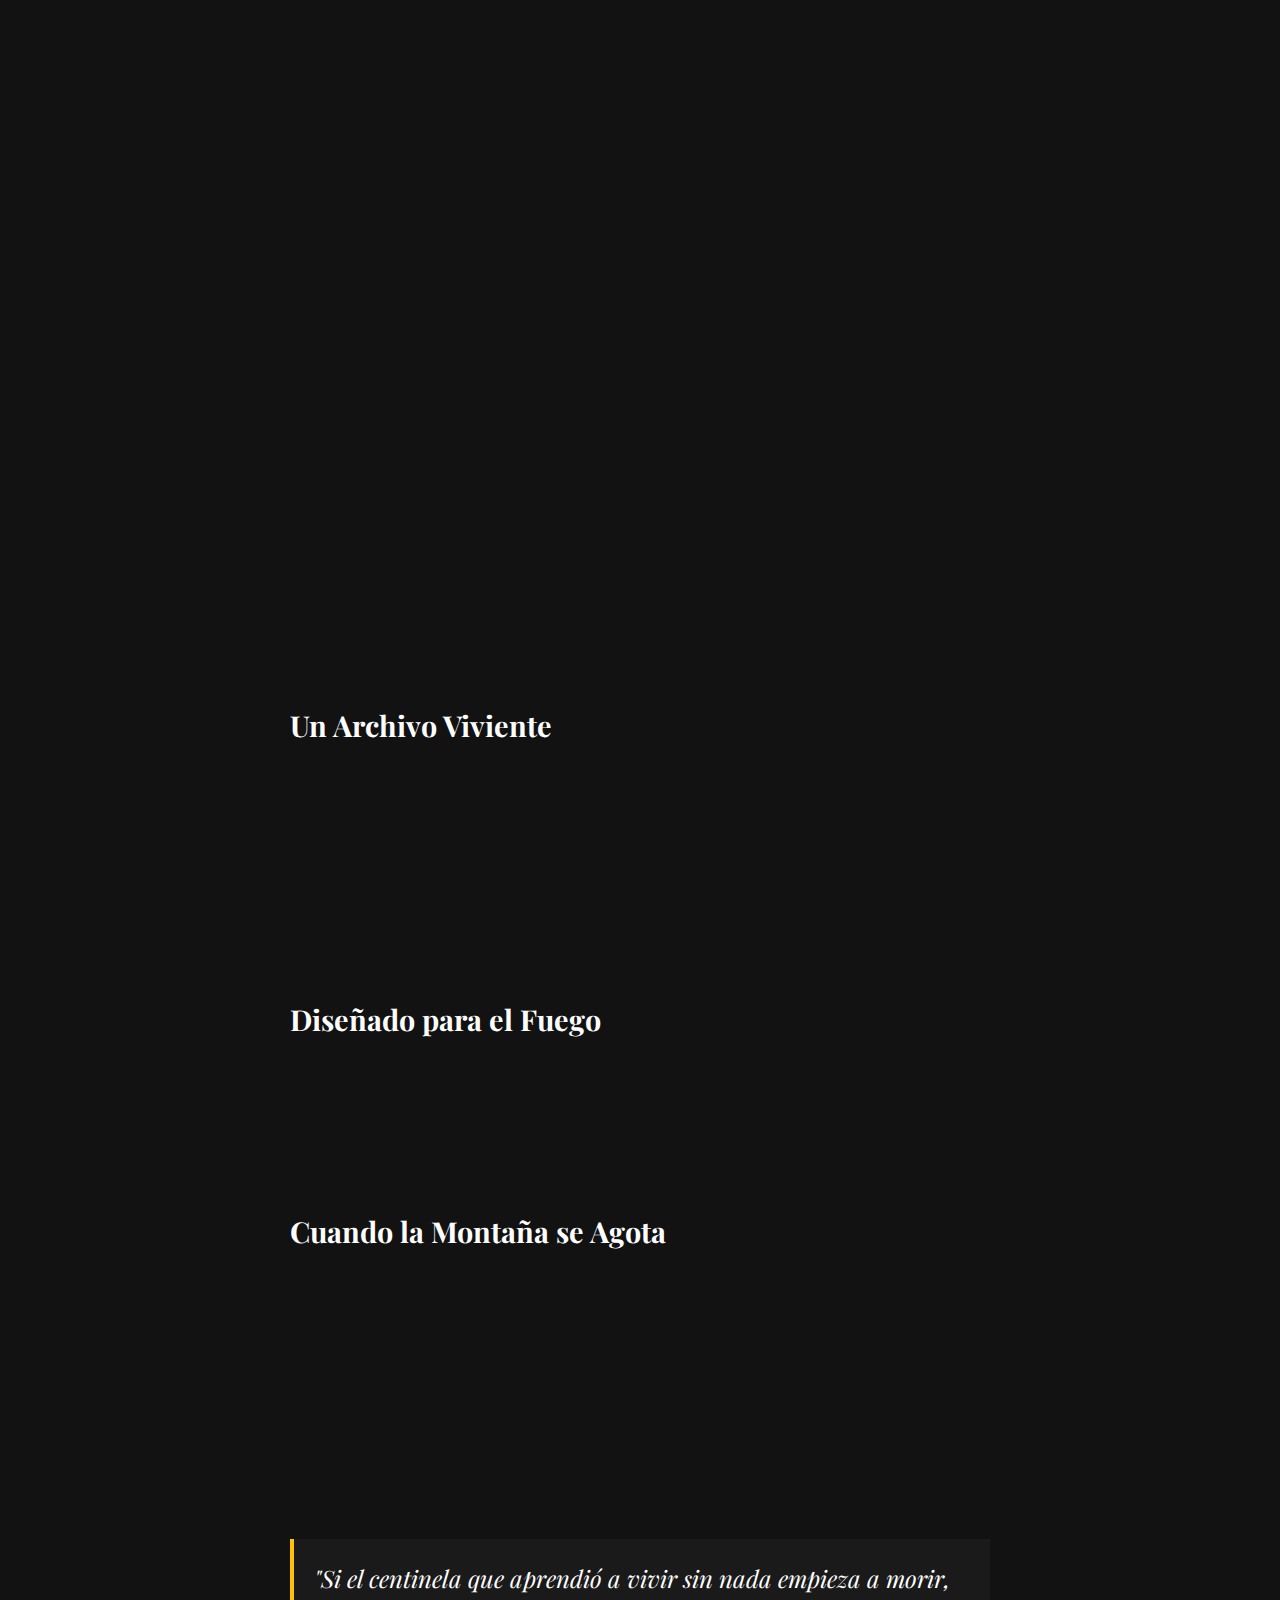
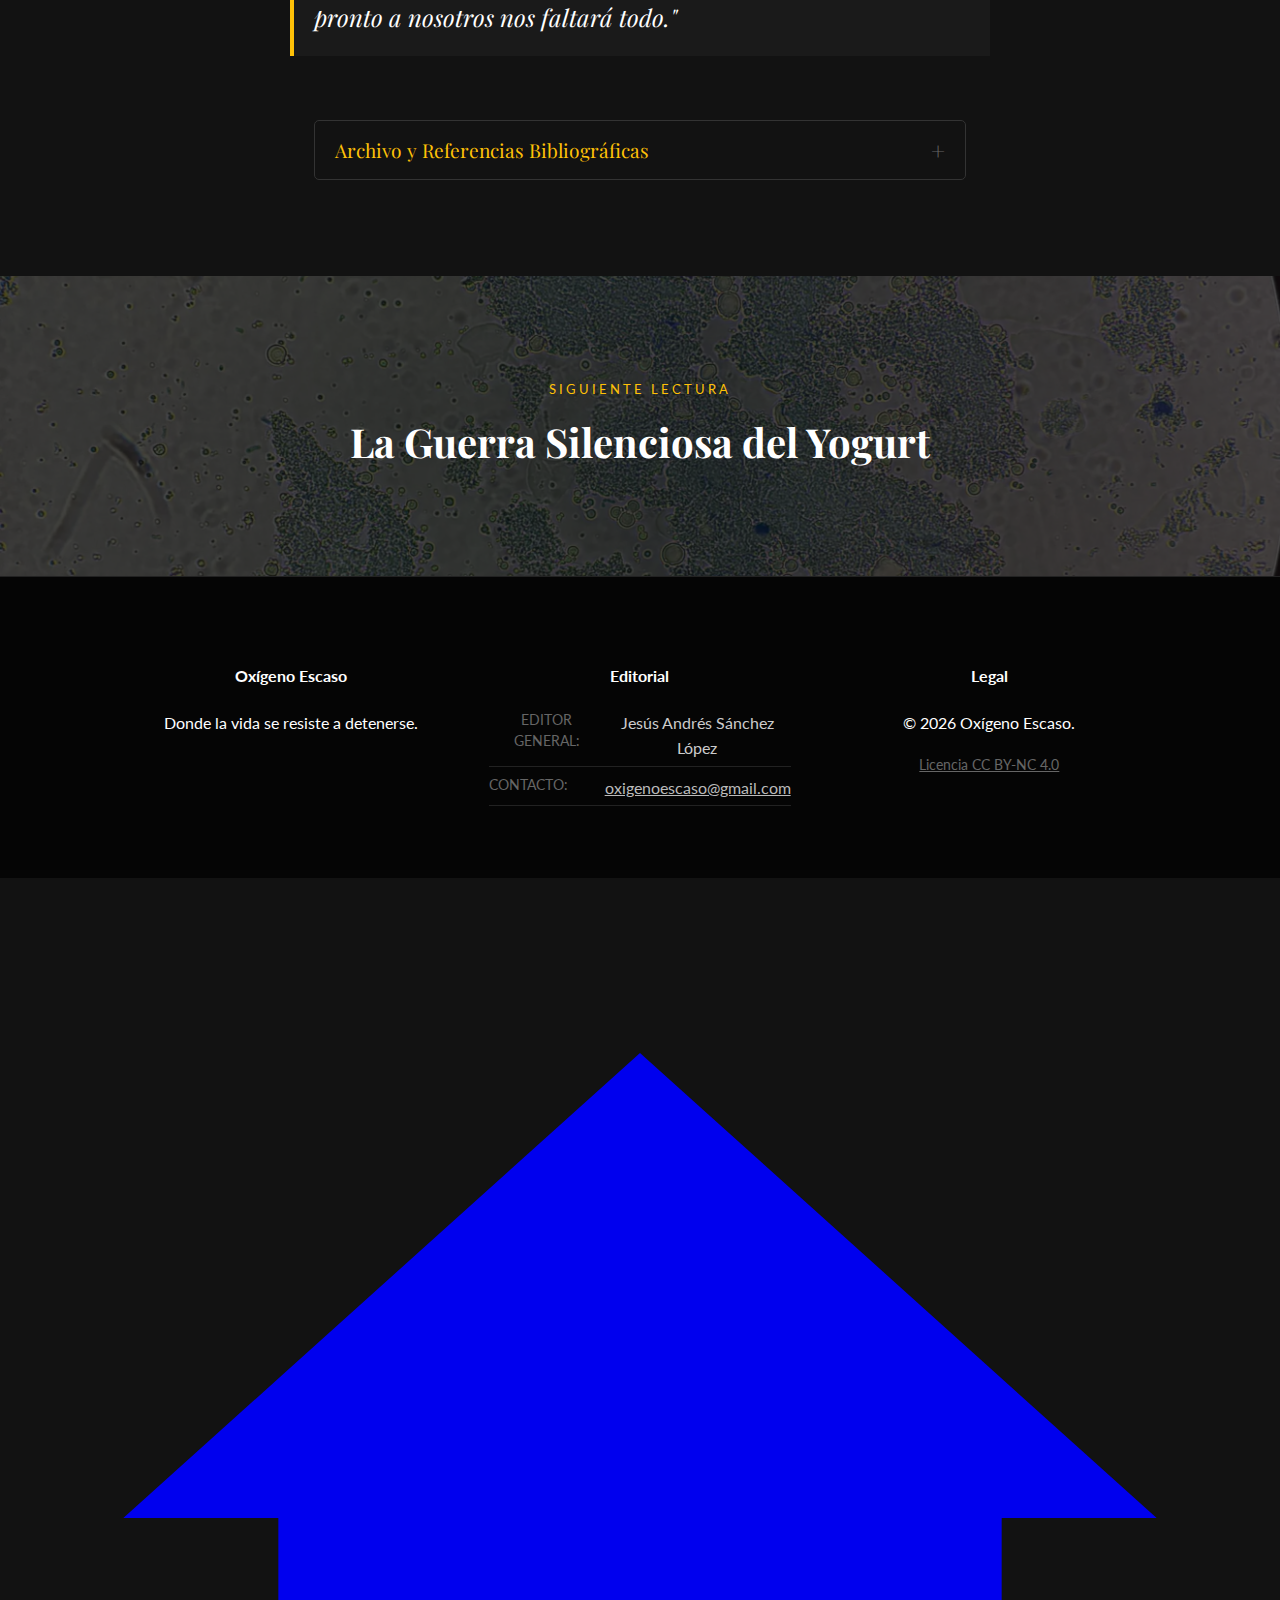
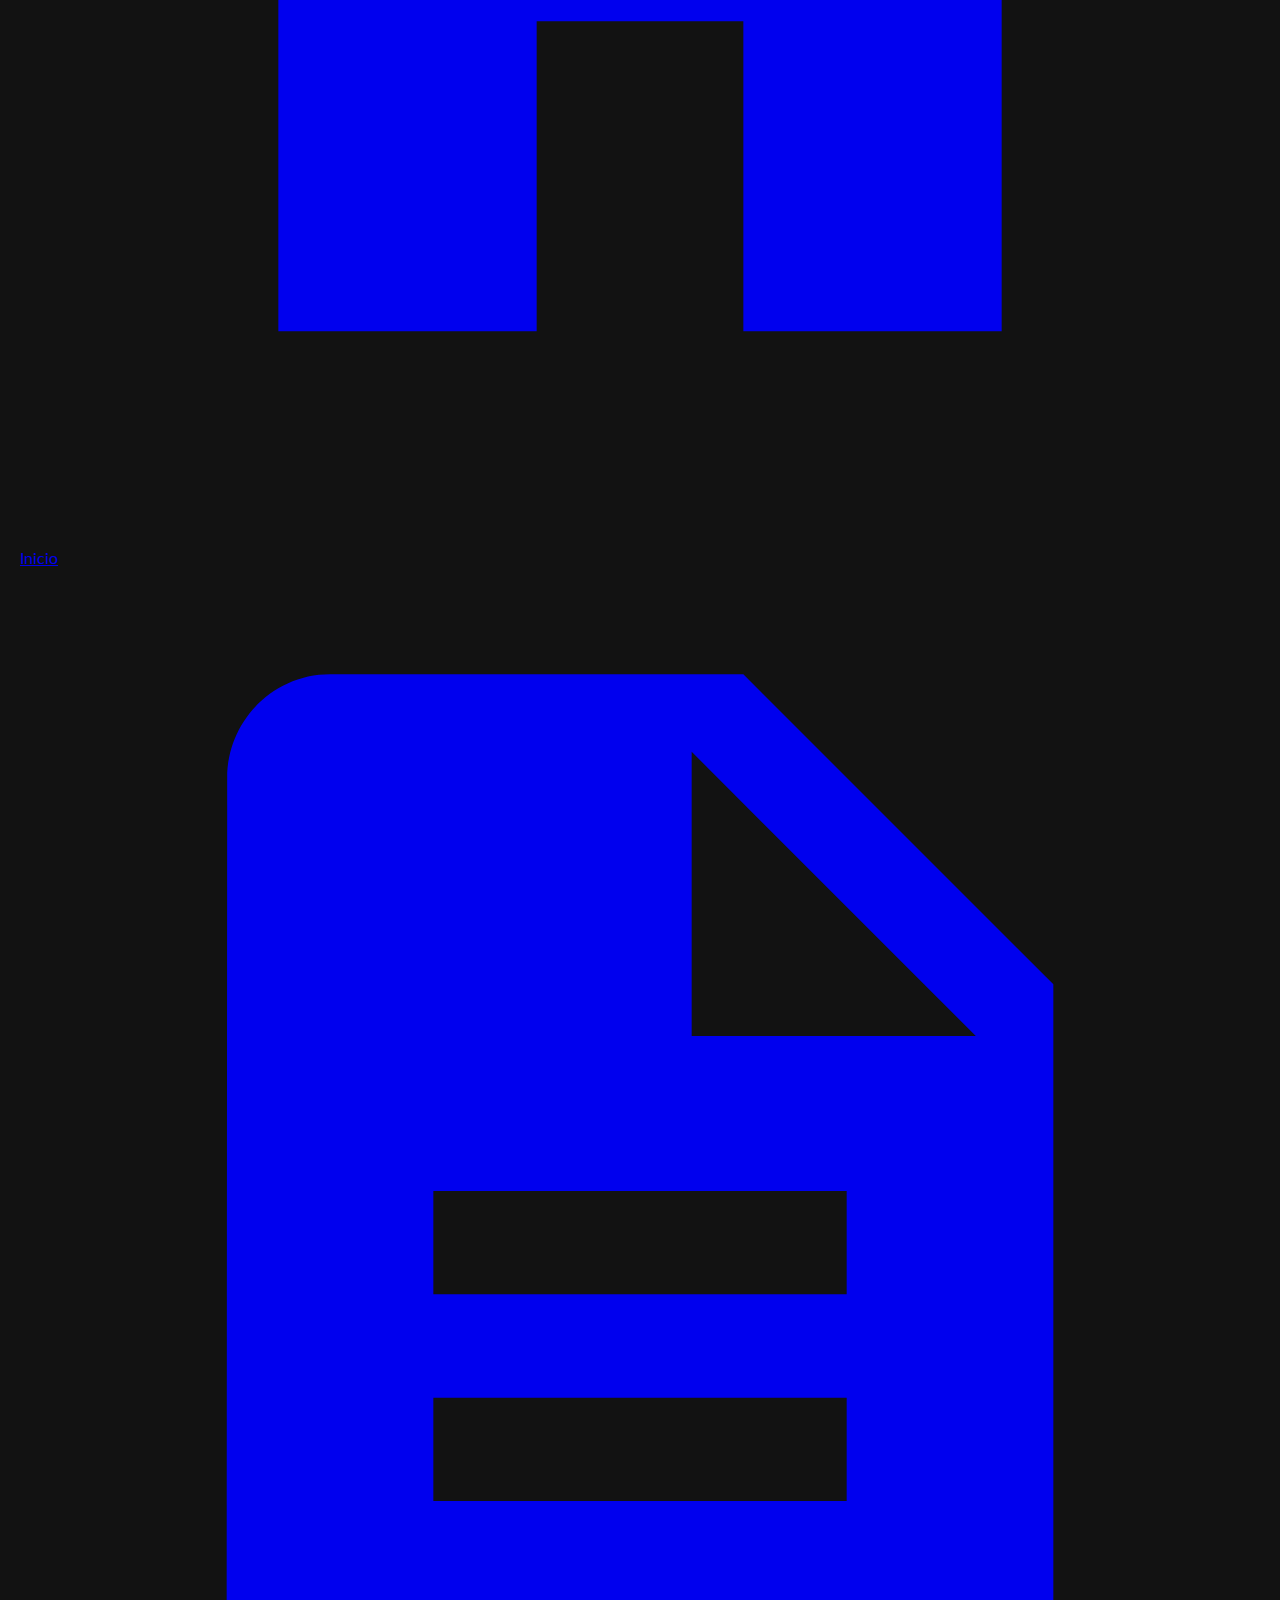
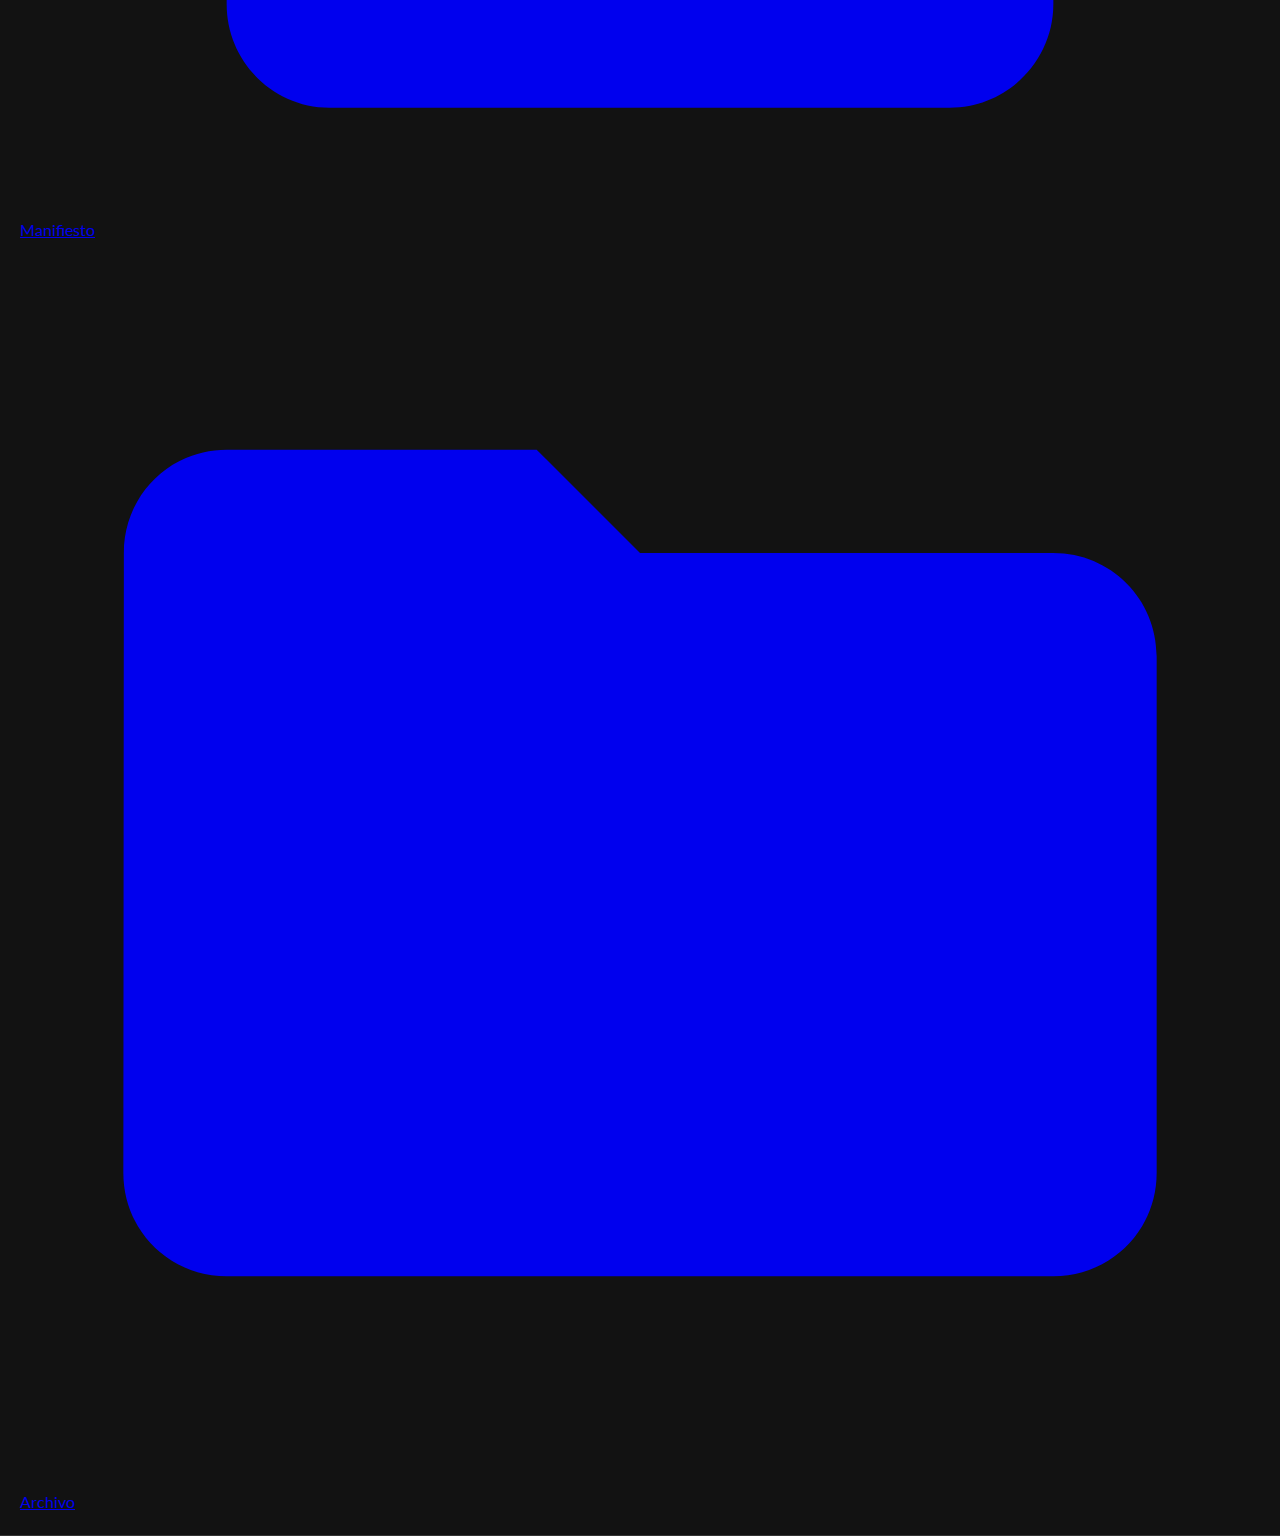
<file: el-ultimo-guardian.html>
<!DOCTYPE html>
<html lang="es">
<head>
     <!-- Google tag (gtag.js) -->
<script async src="https://www.googletagmanager.com/gtag/js?id=G-8D5SRK3N4E"></script>
<script>
  window.dataLayer = window.dataLayer || [];
  function gtag(){dataLayer.push(arguments);}
  gtag('js', new Date());

  gtag('config', 'G-8D5SRK3N4E');
</script>
    <meta charset="UTF-8">
    <meta name="viewport" content="width=device-width, initial-scale=1.0">
    <title>El Último Guardián | Oxígeno Escaso</title>
    
    <link rel="icon" href="data:image/svg+xml,<svg xmlns=%22http://www.w3.org/2000/svg%22 viewBox=%220 0 100 100%22><polygon points=%2250,10 90,90 10,90%22 fill=%22black%22/></svg>">

    <link rel="stylesheet" href="styles.css">
    <link href="https://fonts.googleapis.com/css2?family=Playfair+Display:wght@700&family=Lato:wght@300;400;700&display=swap" rel="stylesheet">
    
    <style>
        /* Ajuste específico para bajar la foto de portada */
        .article-hero-img img {
            object-position: bottom; /* Esto fuerza a mostrar la parte de abajo (el pino) */
        }
    </style>
</head>
<body class="article-page">

    <nav class="navbar">
        <div class="logo"><a href="index.html" style="text-decoration: none; color: inherit;">Oxígeno Escaso</a></div> 

        <ul class="nav-links">
            <li><a href="index.html">Inicio</a></li>
            <li><a href="manifiesto.html">Manifiesto</a></li>
            <li><a href="boveda.html">Archivo</a></li>
        </ul>
    </nav>

    </nav> <div class="progress-container">
        <div class="progress-bar" id="myBar"></div>
    </div>

    <header class="article-header">
        <span class="category">La Altura</span>
        <h1>El Último Guardián</h1>
        <p class="meta">Por Jesús Andrés Sánchez López | 7 de Febrero, 2026</p>
    </header>

    <div class="article-hero-img">
        <img src="./assets/malinche-hero.webp" alt="Pinus hartwegii solitario frente al valle">
        <p class="img-caption">El centinela de los 4,300 metros.</p>
    </div>

    <article class="article-content">
        <p class="lead fade-in">Al escalar la frontera vertical, el sistema biológico entra en falla crítica. La presión decae, el oxígeno escasea y el frío castiga cualquier intento de ascender. En este entorno hostil, donde la vida debería morir antes de nacer, opera una estructura de absoluta resistencia; un ser que no solo sobrevive, sino que vigila el límite.</p>

        <h2>Ingeniería Anticongelante</h2>
        <p class="fade-in">Formado de células llenas de azúcares y alcoholes, el <em>Pinus hartwegii</em> maneja su química interna evitando que el hielo y su expansión fracturen sus membranas.</p>
        
        <p class="fade-in">Es el alpinista definitivo; ...se aferra a la cota de los 4,300 metros, donde más allá de su vigilia solo hay <span class="tooltip">zacatonal<span class="tooltiptext">Ecosistema alpino dominado por pastos de alta montaña, diseñado para resistir heladas y radiación extrema.</span></span> y roca. Ser el centinela en la altura solo es posible resistiendo lo que desintegraría a cualquier otra especie.</p>

        <figure class="fade-in" style="margin: 3rem auto; max-width: 80%;">
            <img src="./assets/malinche-bosque.webp" alt="Bosque de pinos en la ladera" loading="lazy" style="width: 100%; border-radius: 4px; box-shadow: 0 4px 12px rgba(0,0,0,0.1);">
            <figcaption style="text-align: center; color: #666; font-size: 0.9rem; margin-top: 0.5rem;">Antes de la cima, el bosque es denso, pero la competencia es brutal.</figcaption>
        </figure>

        <h2>Un Archivo Viviente</h2>
        <p class="fade-in">Este pino es un archivo con memoria de 400 años. Sus anillos cifrados son registros de sequías, heladas y colapsos climáticos pasados. Crece guiado por la lluvia y, en su ausencia, activa un ahorro de energía extremo, limitando su expansión para garantizar su integridad.</p>

        <p class="fade-in">Durante su juventud se mimetiza disfrazándose de pasto, adhiriéndose al suelo y ...protegiendo su <span class="tooltip">yema apical<span class="tooltiptext">Brote embrionario en el ápice de la planta. Es el motor principal de crecimiento vertical y expansión térmica.</span></span>, su núcleo, mientras espera su momento de ascender.</p>

        <h2>Diseñado para el Fuego</h2>
        <p class="fade-in">Está diseñado para el fuego. Sacrifica sus hojas externas para poder rebrotar. Con solo 15 cm de diámetro y su corteza, un blindaje térmico de 0.38 cm, puede sobrevivir a las llamas. El fuego puede arrebatarle el 60% de su copa y, aun así, rebrotará con la precisión de un sistema que se reinicia.</p>
        
        <h2>Cuando la Montaña se Agota</h2>
        <p class="fade-in">Pero incluso esta máquina de resistencia absoluta tiene un límite de tolerancia. El dominio humano introdujo un impacto para el que no hay blindaje: el aumento sostenido de la temperatura.</p>

        <p class="fade-in">Este calor genera un declive sistémico, debilitando la especie y dejándola vulnerable ante parásitos y muérdago que antes eran incapaces de escalar a estas cotas. El centinela necesita migrar arriba buscando frío, pero la montaña se agota. No tiene adónde huir.</p>

        <blockquote>
            "Si el centinela que aprendió a vivir sin nada empieza a morir, pronto a nosotros nos faltará todo."
        </blockquote>

        <section class="referencias-section">
        <details class="referencias-box">
            <summary class="referencias-title">Archivo y Referencias Bibliográficas</summary>
            <ul class="referencias-list">
                <li style="margin-bottom: 0.8rem;">Manzanilla-Quiñones, U., Aguirre-Calderón, O. A., et al. (2021). "Anillos de crecimiento de Pinus hartwegii como indicadores de fluctuaciones climáticas y de la influencia de fenómenos océano-atmósfera en la Faja Volcánica Transmexicana". <em>Madera y Bosques</em>.</li>
                
                <li style="margin-bottom: 0.8rem;">Rodríguez-Trejo, D. A. (2001). "Ecología del fuego en el ecosistema de Pinus hartwegii Lindl". <em>Revista Chapingo Serie Ciencias Forestales y del Ambiente</em>.</li>
                
                <li>Sáenz-Romero, C., Mendoza-Maya, E., et al. (2020). "Recent evidence of Mexican temperate forest decline and the need for ex situ conservation, assisted migration, and translocation of species ensembles as adaptive management to face projected climatic change impacts in a megadiverse country". <em>Canadian Journal of Forest Research</em>.</li>
            </ul>
        </details>
    </section>
    </article>

    <a href="la-guerra-silenciosa-del-yogurt.html" class="next-article">
        <img src="./assets/micro-yogurt.webp" alt="Siguiente artículo: La Guerra Silenciosa del Yogurt" class="next-article-bg" loading="lazy">
        <div class="next-article-overlay"></div>
        <div class="next-article-content">
            <span class="next-label">Siguiente Lectura</span>
            <h2 class="next-title">La Guerra Silenciosa del Yogurt</h2>
        </div>
    </a>

    <footer>
        <div class="footer-content">
            <div class="footer-column">
                <h4>Oxígeno Escaso</h4>
                <p>Donde la vida se resiste a detenerse.</p>
            </div>
            <div class="footer-column">
                <h4>Editorial</h4>
                <div class="credit-line"><span class="role">Editor General:</span> <span class="name">Jesús Andrés Sánchez López</span></div>
                <div class="credit-line"><span class="role">Contacto:</span> <a href="mailto:oxigenoescaso@gmail.com" style="color: #bbb;">oxigenoescaso@gmail.com</a></div>
            </div>
            <div class="footer-column">
                <h4>Legal</h4>
                <p>&copy; 2026 Oxígeno Escaso.</p>
                <a href="https://creativecommons.org/licenses/by-nc/4.0/deed.es" target="_blank" rel="noopener noreferrer" class="legal-link">Licencia CC BY-NC 4.0</a>
            </div>
        </div>
    </footer>

    <script src="script.js"></script>

     <nav class="mobile-bottom-bar">
        <a href="index.html" class="nav-item">
            <svg viewBox="0 0 24 24"><path fill="currentColor" d="M10 20v-6h4v6h5v-8h3L12 3 2 12h3v8z"/></svg>
            <span>Inicio</span>
        </a>
        <a href="manifiesto.html" class="nav-item">
            <svg viewBox="0 0 24 24"><path fill="currentColor" d="M14 2H6c-1.1 0-1.99.9-1.99 2L4 20c0 1.1.89 2 1.99 2H18c1.1 0 2-.9 2-2V8l-6-6zm2 16H8v-2h8v2zm0-4H8v-2h8v2zm-3-5V3.5L18.5 9H13z"/></svg>
            <span>Manifiesto</span>
        </a>
        <a href="boveda.html" class="nav-item">
            <svg viewBox="0 0 24 24"><path fill="currentColor" d="M10 4H4c-1.11 0-1.99.89-1.99 2L2 18c0 1.11.89 2 2 2h16c1.11 0 2-.89 2-2V8c0-1.11-.89-2-2-2h-8l-2-2z"/></svg>
            <span>Archivo</span>
        </a>
    </nav>
</body>
</html>
</file>
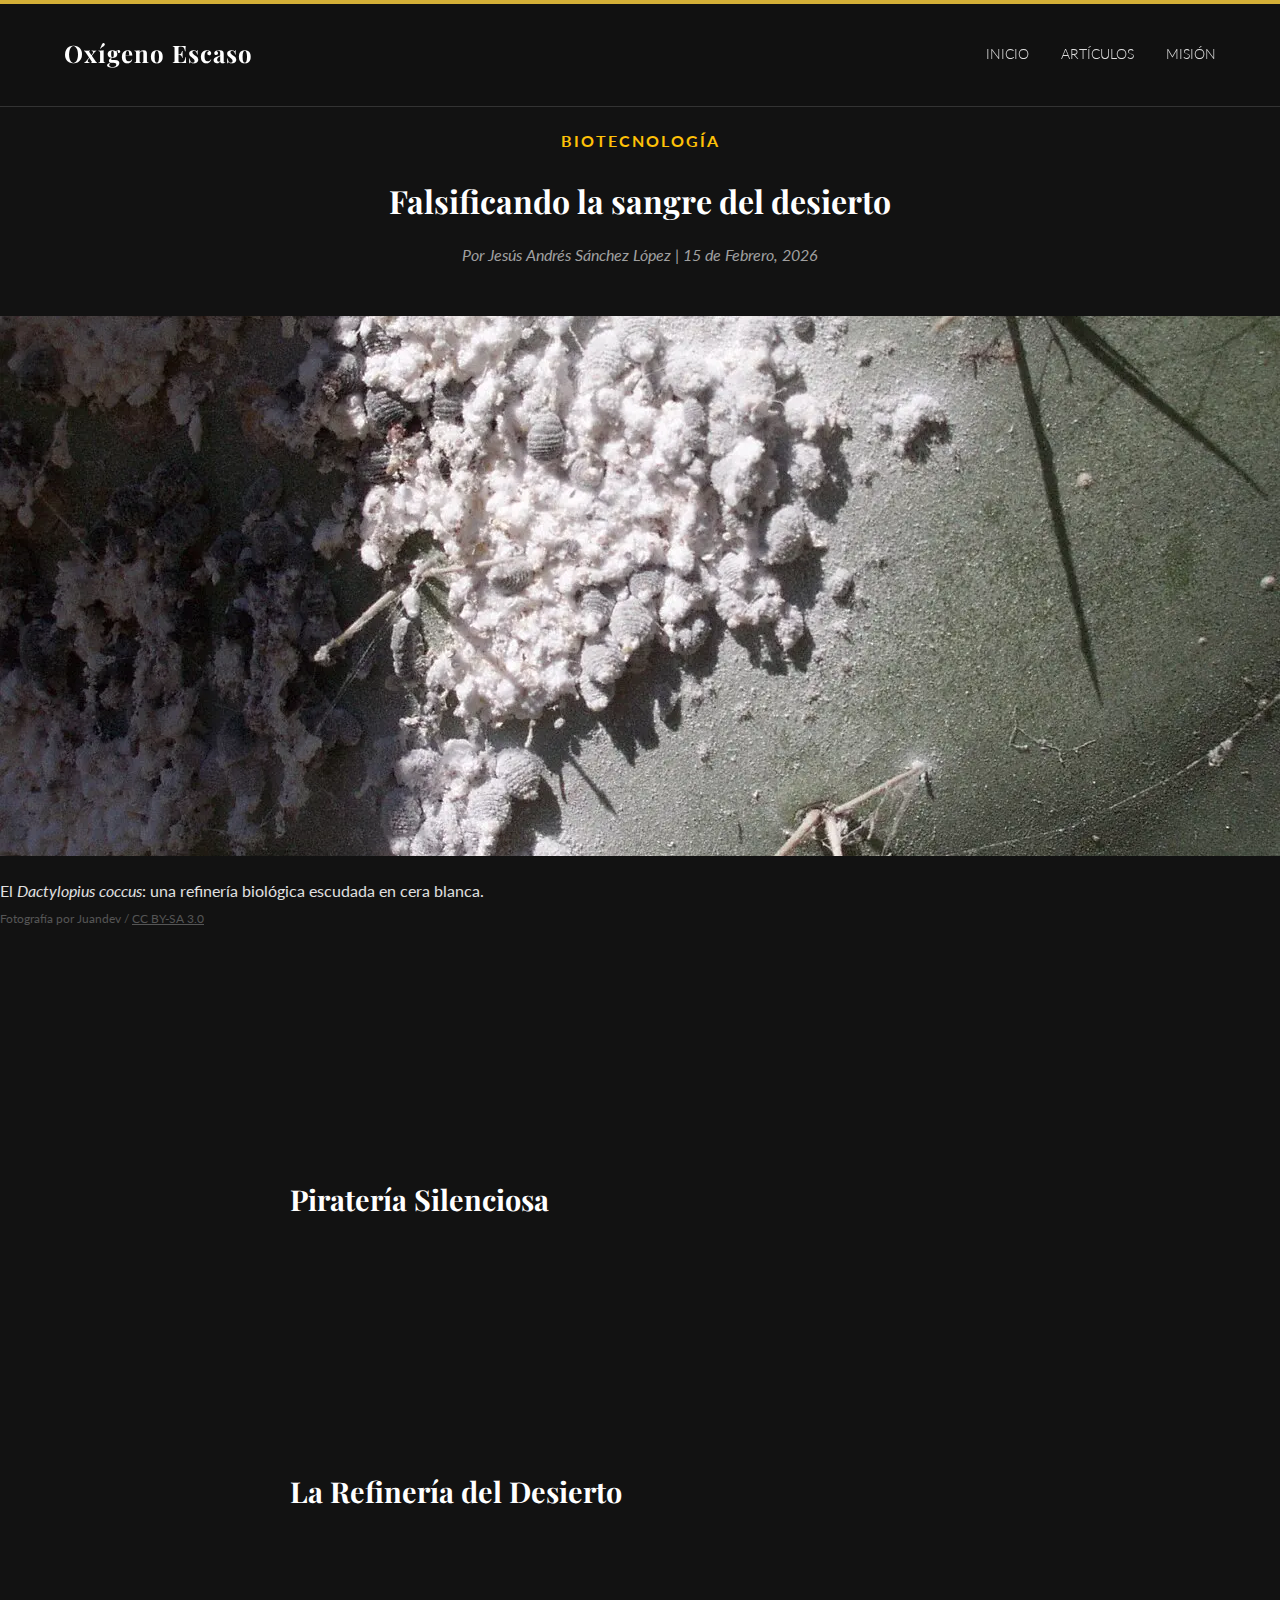
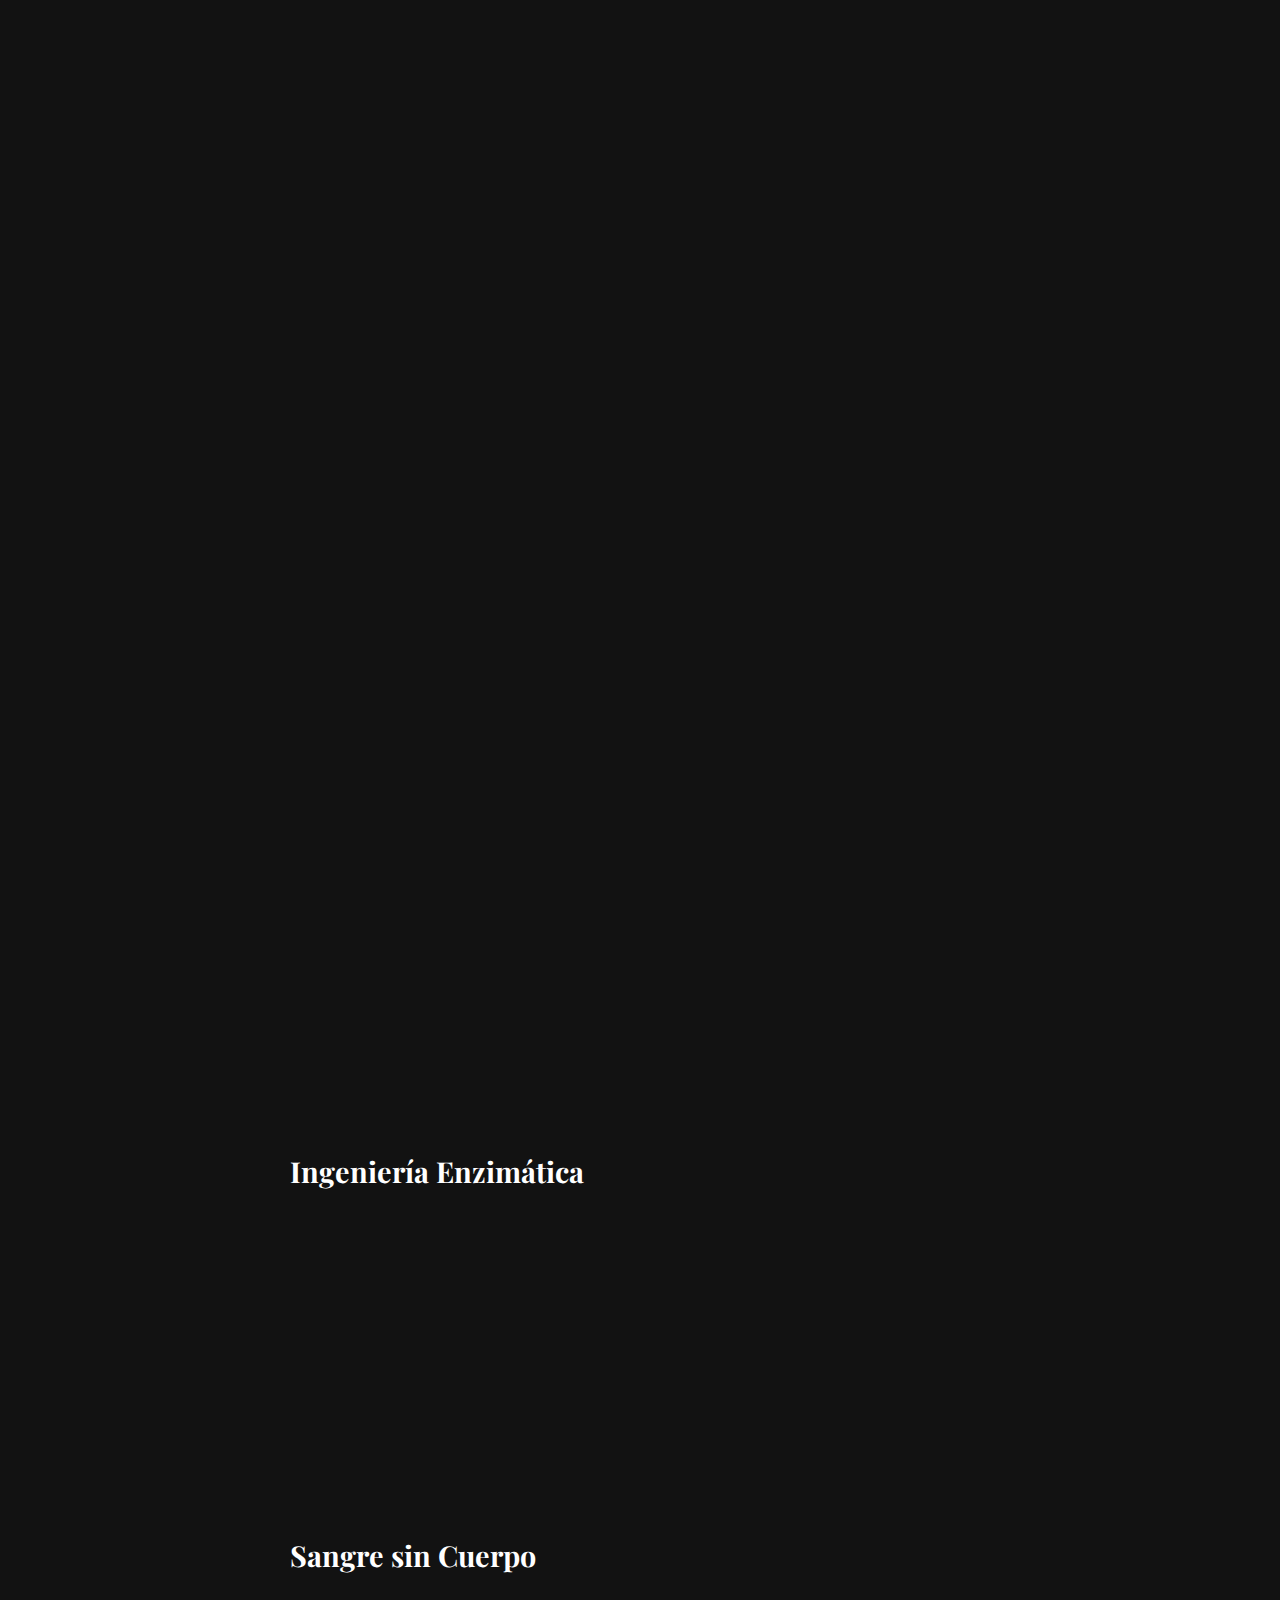
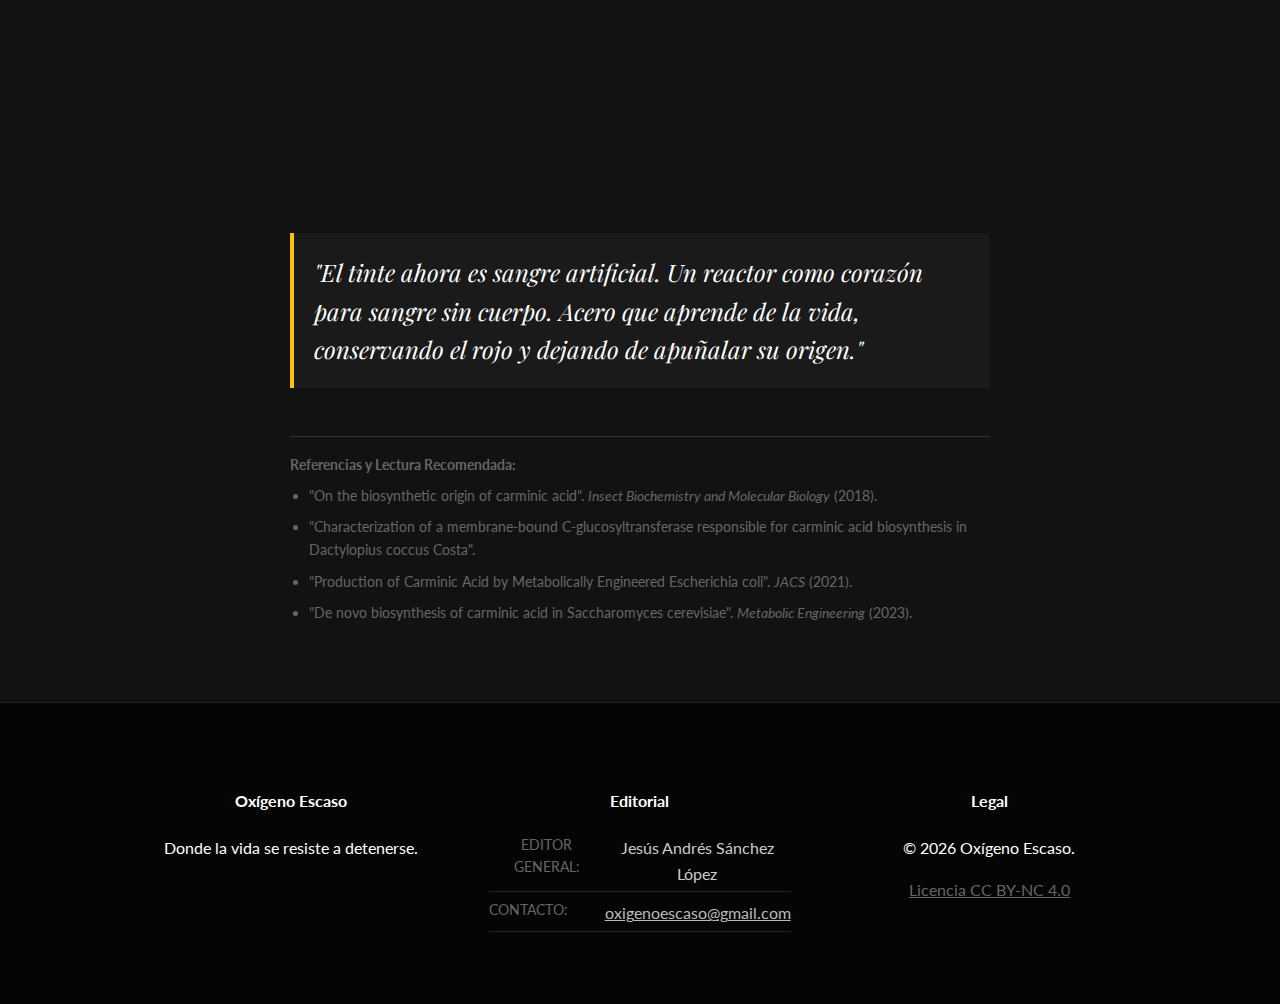
<file: falsificando-la-sangre-del-desierto.html>
<!DOCTYPE html>
<html lang="es">
<head>
    <script async src="https://www.googletagmanager.com/gtag/js?id=G-8D5SRK3N4E"></script>
<script>
  window.dataLayer = window.dataLayer || [];
  function gtag(){dataLayer.push(arguments);}
  gtag('js', new Date());

  gtag('config', 'G-8D5SRK3N4E');
</script>
    <meta charset="UTF-8">
    <meta name="viewport" content="width=device-width, initial-scale=1.0">
    <title>Falsificando la sangre del desierto | Oxígeno Escaso</title>
    
    <link rel="icon" type="image/png" href="./assets/favicon.png" sizes="512x512">

    <link rel="stylesheet" href="styles.css">
    <link href="https://fonts.googleapis.com/css2?family=Playfair+Display:wght@700&family=Lato:wght@300;400;700&display=swap" rel="stylesheet">
    
    <style>
        /* Ajuste para centrar bien la foto de portada del nopal/cactus */
        .article-hero-img img {
            object-position: center; 
        }
    </style>
</head>
<body class="article-page">

    <nav class="navbar">
       <div class="logo">
        <a href="index.html">Oxígeno Escaso</a>
        </div>
        
        <div class="menu-toggle" id="mobile-menu">
            <span class="bar"></span>
            <span class="bar"></span>
            <span class="bar"></span>
        </div>

        <ul class="nav-links">
            <li><a href="index.html#inicio">Inicio</a></li>
            <li><a href="index.html#articulos">Artículos</a></li>
            <li><a href="index.html#mision">Misión</a></li>
        </ul>
    </nav>
    
    <div class="progress-container">
        <div class="progress-bar" id="myBar"></div>
    </div>

    <header class="article-header">
        <span class="category">Biotecnología</span>
        <h1>Falsificando la sangre del desierto</h1>
        <p class="meta">Por Jesús Andrés Sánchez López | 15 de Febrero, 2026</p>
    </header>

   <div class="article-hero-img">
        <img src="./assets/tinte-hero.webp" alt="Grana cochinilla sobre penca de nopal">
        <p class="img-caption">
            El <em>Dactylopius coccus</em>: una refinería biológica escudada en cera blanca.<br>
            <span style="font-size: 0.75rem; color: #555;">Fotografía por Juandev / <a href="https://creativecommons.org/licenses/by-sa/3.0/" target="_blank" style="color: #555; text-decoration: underline;">CC BY-SA 3.0</a></span>
        </p>
    </div>

    <article class="article-content">
        <p class="lead fade-in">El carmín no es solo un color; es un registro de blindaje químico. Durante siglos, este rojo tuvo un alto precio, un sacrificio de escala industrial: millones de cuerpos sometidos a la presión, triturados bajo el sol del desierto para liberar una gota de sangre, ácido carmínico. </p>

        <h2>Piratería Silenciosa</h2>
        <p class="fade-in">Un altar que hoy cuenta con cimientos de polvo. La biotecnología opera una piratería silenciosa. El secreto de la sangre del desierto ha sido extraído, dejando el verde nopal para pasar al frío acero inoxidable. </p>
        
        <p class="fade-in">Trascendiendo al verdugo y al insecto, aprendemos a falsificar el rojo, obligando a una levadura a sangrar un código que antes solo le pertenecía a la hostilidad del desierto. </p>

        <h2>La Refinería del Desierto</h2>
        <p class="fade-in">El <em>Dactylopius coccus</em> no es un simple habitante del desierto, es un complejo sistema que se escuda en un blindaje de cera blanca. Este aparente parásito que se posa sobre el nopal es, en realidad una refinería que dedica 20% de su peso seco a la producción de un arma química, un metabolito de defensa. </p>

        <p class="fade-in">Un poliquétido que no es un adorno, es un veneno diseñado para arrebatar a cualquier depredador de su apetito. La grana cochinilla produce una anomalía biológica, síntesis de poliquétidos en maquinaria animal, algo que se pensaba reservado para plantas y microbios. </p>

        <figure class="fade-in" style="margin: 3rem auto; max-width: 80%;">
            <img src="./assets/tinte-cuerpo.webp" alt="Frasco de vidrio antiguo con extracto rojo carmín" loading="lazy" style="width: 100%; border-radius: 4px; box-shadow: 0 4px 12px rgba(0,0,0,0.1);">
            <figcaption style="text-align: center; color: #666; font-size: 0.9rem; margin-top: 0.5rem;">
                El ácido carmínico aislado de su maquinaria animal.<br>
                <span style="font-size: 0.75rem; color: #555;">Fotografía por H. Zell / <a href="https://creativecommons.org/licenses/by-sa/3.0/" target="_blank" style="color: #555; text-decoration: underline;">CC BY-SA 3.0</a></span>
            </figcaption>
        </figure>

        <h2>Ingeniería Enzimática</h2>
        <p class="fade-in">La producción se inicia con la enzima PKS (poliquétido sintasa). Una máquina que se encarga de ensamblar bloques de Acetil-CoA y Malonil-CoA con delicada precisión; forja enormes cadenas que se doblan como origami al interactuar con ciclasas, oxidándose en el esqueleto del rojo, ácido kermésico. </p>
        
        <p class="fade-in">Para evitar el colapso por saturación y baja solubilidad, el <em>D. coccus</em> realiza un último ajuste, usando una pieza de su infraestructura, la enzima DcUGT2. Esta toma la molécula base y le solda una glucosa simple. Nace un arma, el ácido carmínico. Una producción biológica que resulta en un estable y poderoso tinte, capaz de sobrevivir a la caída de imperios y el desgaste del tiempo. </p>

        <h2>Sangre sin Cuerpo</h2>
        <p class="fade-in">Hoy, la biotecnología ha dado un paso al costado de la masacre priorizando la industria. Hemos robado el código genético del desierto para forzarlo en bacterias y levaduras, sus nuevos huéspedes. Organismos que ahora son esclavos metabólicos, obligados a sangrar carmín dentro de tanques de fermentación. </p>

        <p class="fade-in">El acero inoxidable sustituye al nopal, transformando la matanza en un flujo de producción industrial.</p>

        <blockquote>
            "El tinte ahora es sangre artificial. Un reactor como corazón para sangre sin cuerpo. Acero que aprende de la vida, conservando el rojo y dejando de apuñalar su origen." </blockquote>
    
    <div style="margin-top: 3rem; border-top: 1px solid #333; padding-top: 1rem; font-size: 0.9rem; color: #666;">
            <strong>Referencias y Lectura Recomendada:</strong>
            <ul style="margin-top: 0.5rem; padding-left: 1.2rem;">
                <li style="margin-bottom: 0.5rem;">"On the biosynthetic origin of carminic acid". <em>Insect Biochemistry and Molecular Biology</em> (2018).</li>
                <li style="margin-bottom: 0.5rem;">"Characterization of a membrane-bound C-glucosyltransferase responsible for carminic acid biosynthesis in Dactylopius coccus Costa".</li>
                <li style="margin-bottom: 0.5rem;">"Production of Carminic Acid by Metabolically Engineered Escherichia coli". <em>JACS</em> (2021).</li>
                <li>"De novo biosynthesis of carminic acid in Saccharomyces cerevisiae". <em>Metabolic Engineering</em> (2023).</li>
            </ul>
        </div>
        
    </article>

    <footer>
        <div class="footer-content">
            <div class="footer-column">
                <h4>Oxígeno Escaso</h4>
                <p>Donde la vida se resiste a detenerse.</p>
            </div>
            <div class="footer-column">
                <h4>Editorial</h4>
                <div class="credit-line"><span class="role">Editor General:</span> <span class="name">Jesús Andrés Sánchez López</span></div>
                <div class="credit-line"><span class="role">Contacto:</span> <a href="mailto:oxigenoescaso@gmail.com" style="color: #bbb;">oxigenoescaso@gmail.com</a></div>
            </div>
            <div class="footer-column">
                <h4>Legal</h4>
                <p>&copy; 2026 Oxígeno Escaso.</p>
                <p><a href="#" style="color:#666;">Licencia CC BY-NC 4.0</a></p>
            </div>
        </div>
    </footer>

    <script src="script.js"></script>
</body>
</html>
</file>
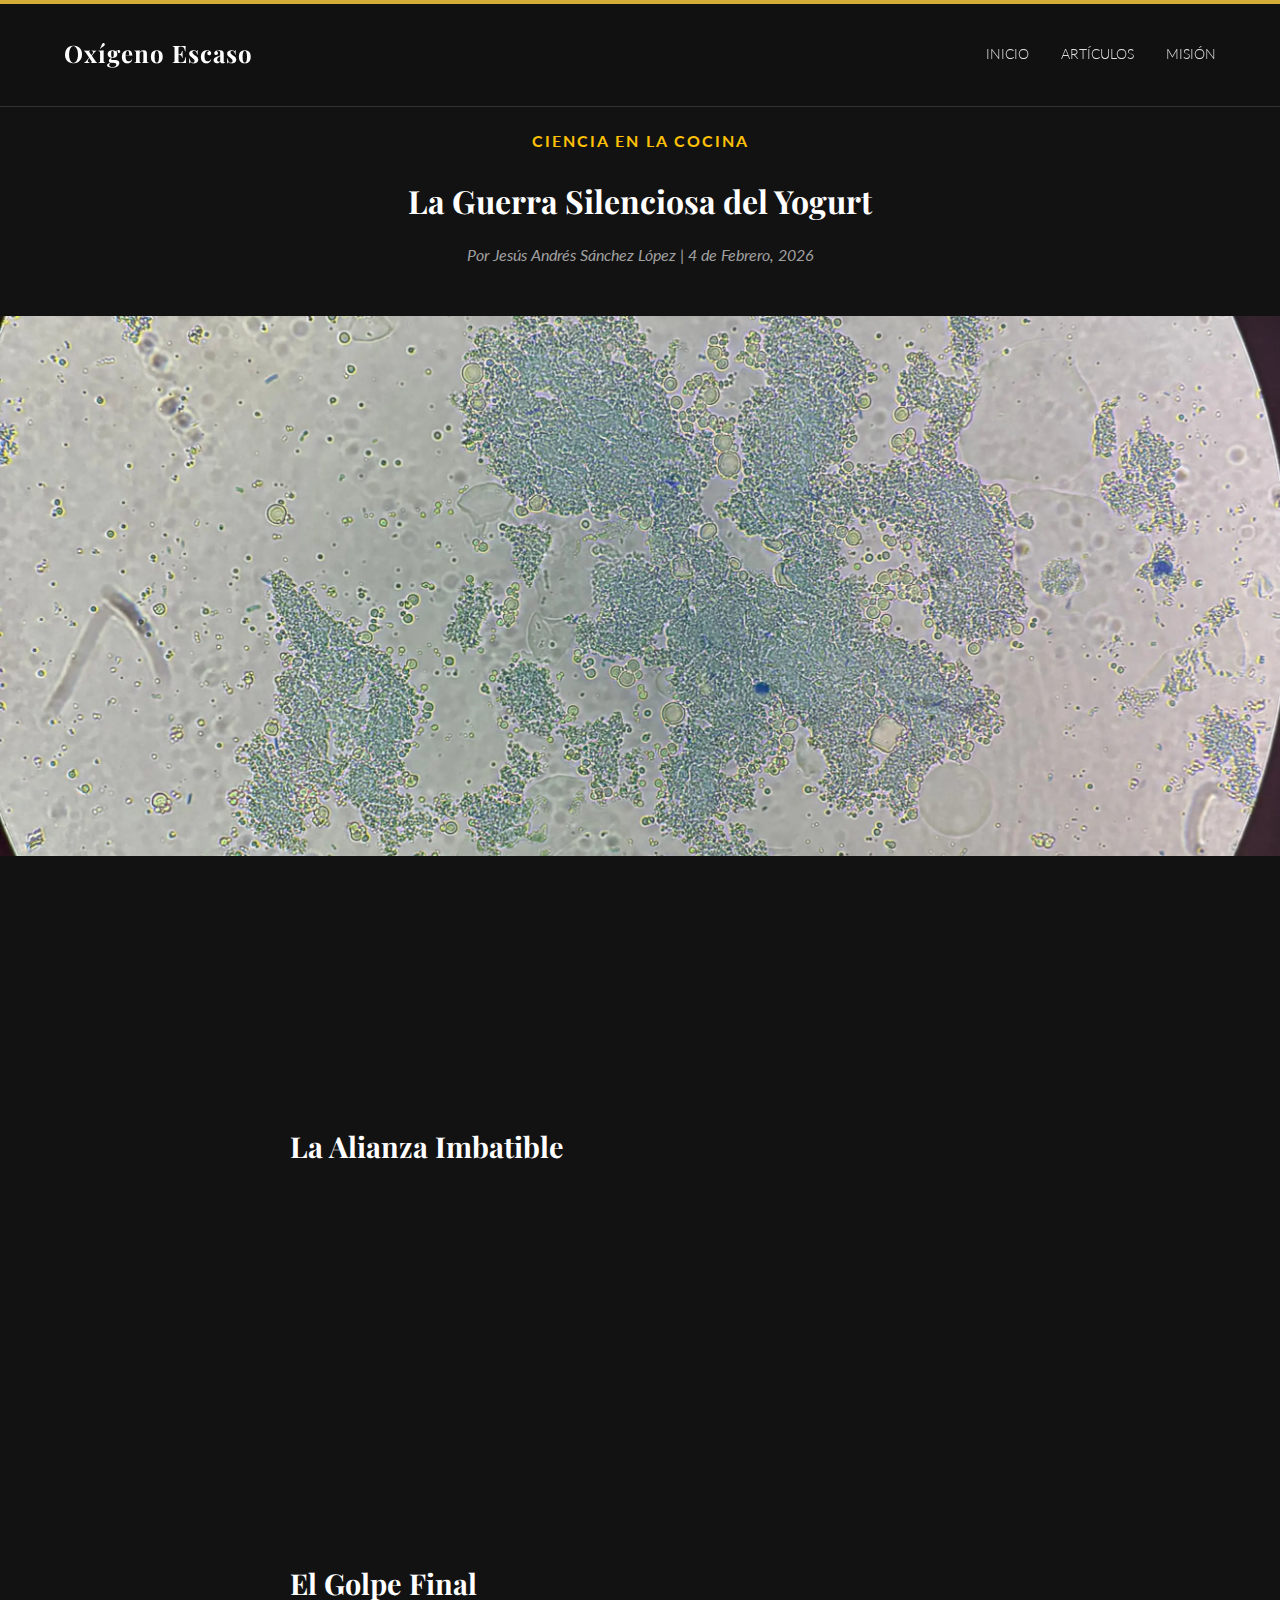
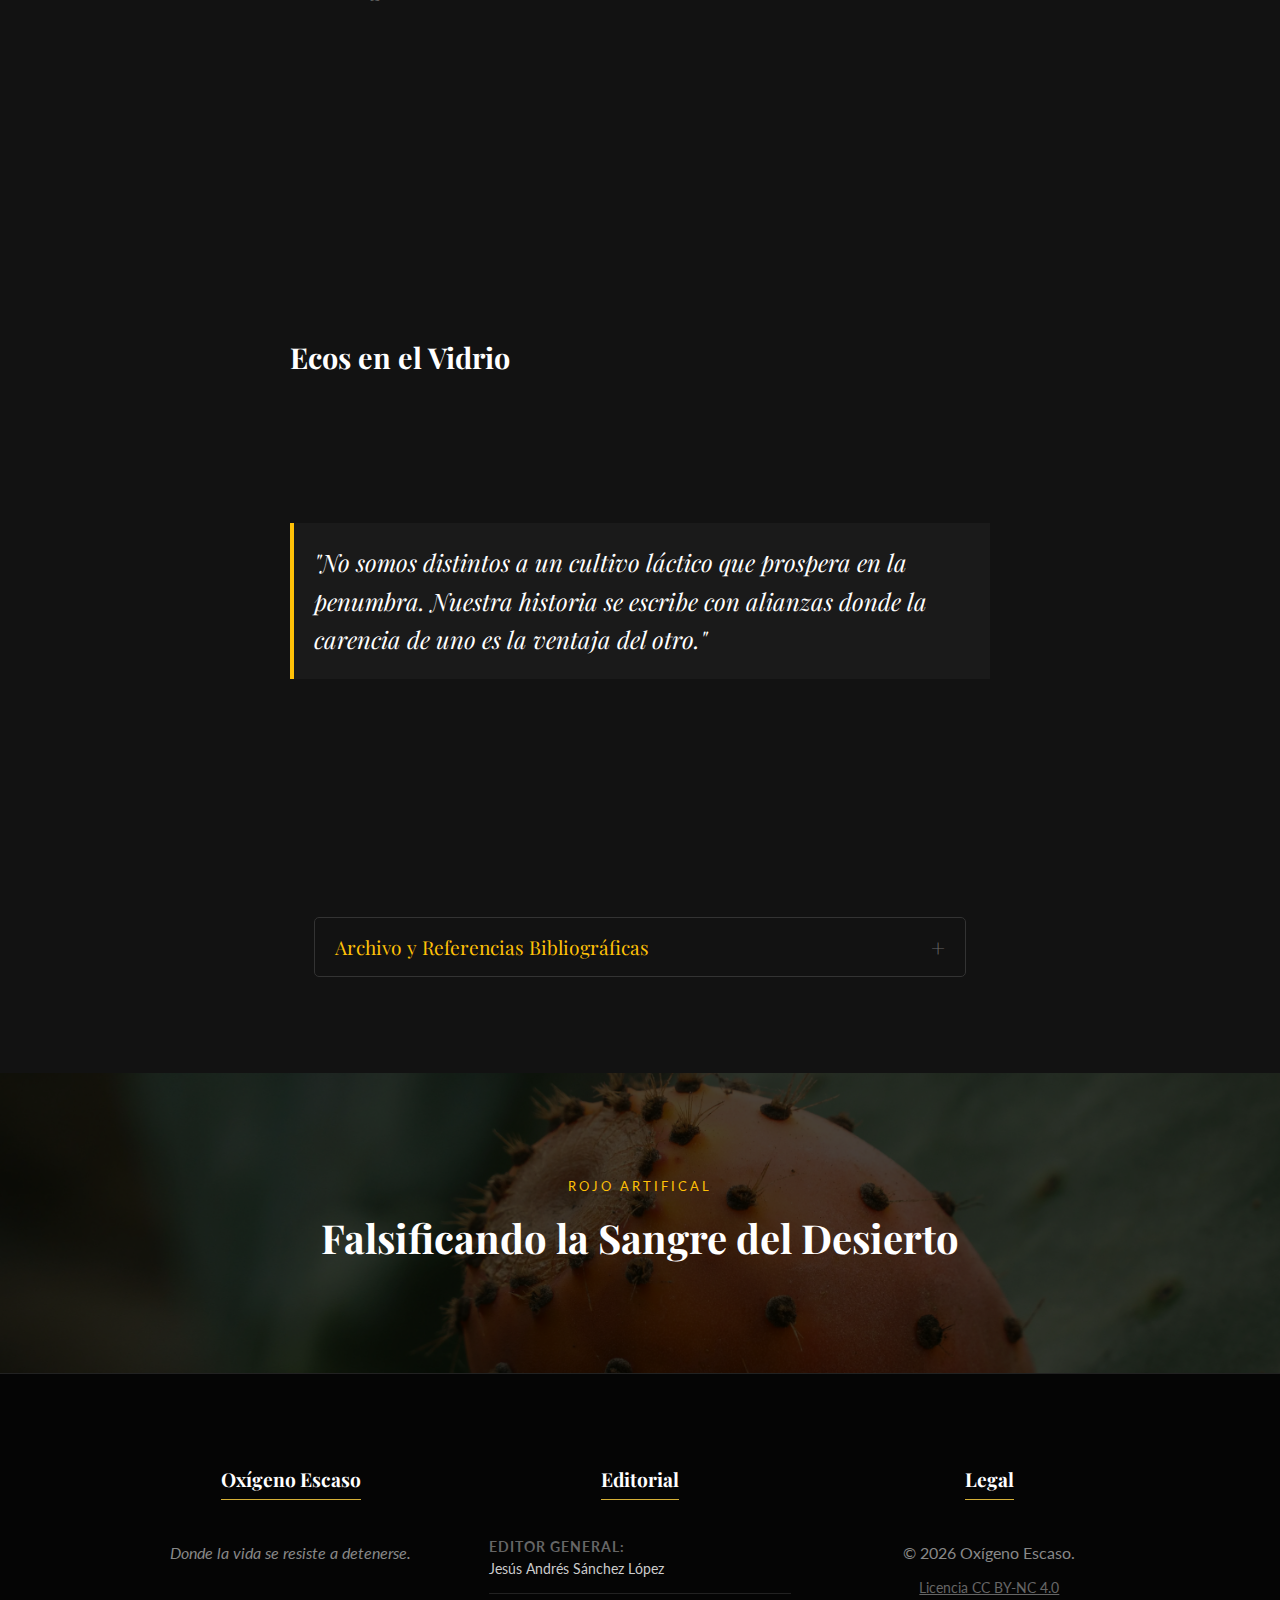
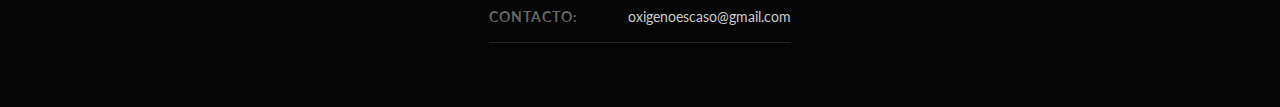
<file: la-guerra-silenciosa-del-yogurt.html>
<!DOCTYPE html>
<html lang="es">
<head>
     <!-- Google tag (gtag.js) -->
<script async src="https://www.googletagmanager.com/gtag/js?id=G-8D5SRK3N4E"></script>
<script>
  window.dataLayer = window.dataLayer || [];
  function gtag(){dataLayer.push(arguments);}
  gtag('js', new Date());

  gtag('config', 'G-8D5SRK3N4E');
</script>
    <link rel="icon" href="data:image/svg+xml,<svg xmlns=%22http://www.w3.org/2000/svg%22 viewBox=%220 0 100 100%22><polygon points=%2250,10 90,90 10,90%22 fill=%22black%22/></svg>">
    <meta charset="UTF-8">
    <meta name="viewport" content="width=device-width, initial-scale=1.0">
    <title>La Guerra Silenciosa | Oxígeno Escaso</title>
    <link rel="stylesheet" href="styles.css">
    <link href="https://fonts.googleapis.com/css2?family=Playfair+Display:wght@700&family=Lato:wght@300;400;700&display=swap" rel="stylesheet">
    <link rel="stylesheet" href="https://cdnjs.cloudflare.com/ajax/libs/font-awesome/6.0.0/css/all.min.css">
</head>
<body class="article-page">

    <nav class="navbar">
        <div class="logo">
        <a href="index.html">Oxígeno Escaso</a>
        </div>

        <div class="menu-toggle" id="mobile-menu">
            <span class="bar"></span>
            <span class="bar"></span>
            <span class="bar"></span>
        </div>

        <ul class="nav-links">
            <li><a href="index.html#inicio">Inicio</a></li>
            <li><a href="index.html#articulos">Artículos</a></li>
            <li><a href="index.html#mision">Misión</a></li>
        </ul>
    </nav>
    </nav> <div class="progress-container">
        <div class="progress-bar" id="myBar"></div>
    </div>

    <header class="article-header">
        <span class="category">Ciencia en la Cocina</span>
        <h1>La Guerra Silenciosa del Yogurt</h1> <p class="meta">Por Jesús Andrés Sánchez López | 4 de Febrero, 2026</p>
    </header>

    <div class="article-hero-img">
    <img src="./assets/micro-yogurt.webp" alt="Vista microscópica del cultivo de yogurt">
    </div>

   <article class="article-content">
        <p class="lead fade-in">Bajo una cubierta de plástico, en la oscuridad absoluta del envase, ocurre una masacre silenciosa. El ácido láctico es el bombardeo invisible que reclama el territorio, una marea química que no admite oposición. Aquí, el líquido no fluye, se rinde hasta colapsar en una estructura sólida. El monumento a una victoria bacteriana.</p>
        
        <h2>La Alianza Imbatible</h2>
        <p class="fade-in">Una imbatible alianza debe ser formada para obtener la victoria sobre cualquier microorganismo que ose habitar estas tierras. <em>Streptococcus thermophilus</em> y <em>Lactobacillus bulgaricus</em> son distintos, pero se necesitan. Es imposible no notar su sincronía.</p>

        <p class="fade-in">Comparten una enzima, como los hermanos que comparten sangre, la <span class="tooltip">beta-galactosidasa<span class="tooltiptext">Enzima de artillería. Rompe el enlace químico de la lactosa para liberar azúcares simples, extrayendo el combustible crudo necesario para sostener la fermentación.</span></span>, que desgarra el azúcar de la leche, volviendo la lactosa en glucosa y galactosa.</p>

        <p class="fade-in">Es el combustible de la conquista. El <em>Streptococcus</em> ocupa todo el oxígeno que encuentra para preparar el campo de batalla y produce <span class="tooltip">ácido fórmico<span class="tooltiptext">Subproducto metabólico que, en este nivel de asedio, funciona como un mensajero químico y un catalizador de crecimiento acelerado para la cepa aliada.</span></span>, un estimulante vital para su compañero de armas.</p>

        <h2>El Golpe Final</h2>
        <p class="fade-in">Cuando el pH ronda los 5.5, el <em>Lactobacillus</em> despierta totalmente. Utiliza unas poderosas tijeras, sus enzimas proteolíticas, para romper la <span class="tooltip">caseína<span class="tooltiptext">Estructura proteica principal de la leche. Al caer el pH, sus escudos de carga eléctrica colapsan, forzando a las proteínas a agruparse y solidificar el terreno.</span></span> de la leche y liberar los aminoácidos que su hermano necesita para seguir creciendo.</p>
        
        <p class="fade-in">El <em>Lactobacillus</em>, más fuerte que nunca y sin oxígeno que lo ate, toma la batuta. Comienza a liberar aún más ácido, hundiendo el pH hasta 4.6.</p>

        <p class="fade-in">Este último empujón marca la supremacía absoluta sobre el frasco. La leche se rinde. Se coagula, se gelifica y se transforma finalmente en lo que conocemos como yogurt.</p>

        <h2>Ecos en el Vidrio</h2>
        <p class="fade-in">El vidrio que encierra el yogurt es un espejo. Somos humanos. Nuestra función es tomar lo que está destinado a perecer y transformarlo en algo valioso. Así como las bacterias rescatan la leche del colapso, nosotros podemos redimir nuestras fallas.</p>
        <blockquote>
            "No somos distintos a un cultivo láctico que prospera en la penumbra. Nuestra historia se escribe con alianzas donde la carencia de uno es la ventaja del otro."
        </blockquote>
        <p class="fade-in">No es un milagro, es un ajuste de sistema. Una acción a la vez. Un paso más hacia la cima.</p>
        
        <p class="fade-in">Bajo el microscopio hubo fuego; a nuestros ojos, solo queda el silencio de la victoria, algo que nos permite, al final del día, alimentarnos de las cenizas.</p>
       <section class="referencias-section">
    <details class="referencias-box">
        <summary class="referencias-title">Archivo y Referencias Bibliográficas</summary>
        <ul class="referencias-list">
            <li style="margin-bottom: 0.8rem;">Norma Oficial Mexicana NOM-181-SCFI/SAGARPA-2010, Yogurt-Denominación, especificaciones fisicoquímicas y microbiológicas.</li>
            <li>Tamime, A. Y., & Robinson, R. K. (2007). <em>Yoghurt: Science and Technology</em>. Woodhead Publishing.</li>
        </ul>
    </details>
</section>
</article>

    </div> <a href="falsificando-la-sangre-del-desierto.html" class="next-article">
        <img src="./assets/tinte-card.webp" alt="Siguiente artículo: Falsificando la sangre del desierto" class="next-article-bg" loading="lazy">
        <div class="next-article-overlay"></div>
        <div class="next-article-content">
            <span class="next-label">Rojo artifical</span>
            <h2 class="next-title">Falsificando la Sangre del Desierto</h2>
        </div>
    </a>

    <footer>
        <div class="footer-content">
            <div class="footer-col">
                <h4 class="footer-title">Oxígeno Escaso</h4>
                <p style="color: #888; margin-top: 1rem; font-style: italic;">Donde la vida se resiste a detenerse.</p>
            </div>
            
            <div class="footer-col">
                <h4 class="footer-title">Editorial</h4>
                <div class="meta-row">
                    <span class="meta-label">EDITOR GENERAL:</span>
                    <span class="meta-value">Jesús Andrés Sánchez López</span>
                </div>
                <div class="meta-row">
                    <span class="meta-label">CONTACTO:</span>
                    <a href="mailto:oxigenoescaso@gmail.com" class="meta-value">oxigenoescaso@gmail.com</a>
                </div>
            </div>

            <div class="footer-col">
                <h4 class="footer-title">Legal</h4>
                <p style="color: #888; margin-bottom: 0.5rem;">&copy; 2026 Oxígeno Escaso.</p>
                <a href="#" class="legal-link">Licencia CC BY-NC 4.0</a>
            </div>
        </div>
    </footer>

    <script src="script.js"></script>
</body>
</html>
</file>
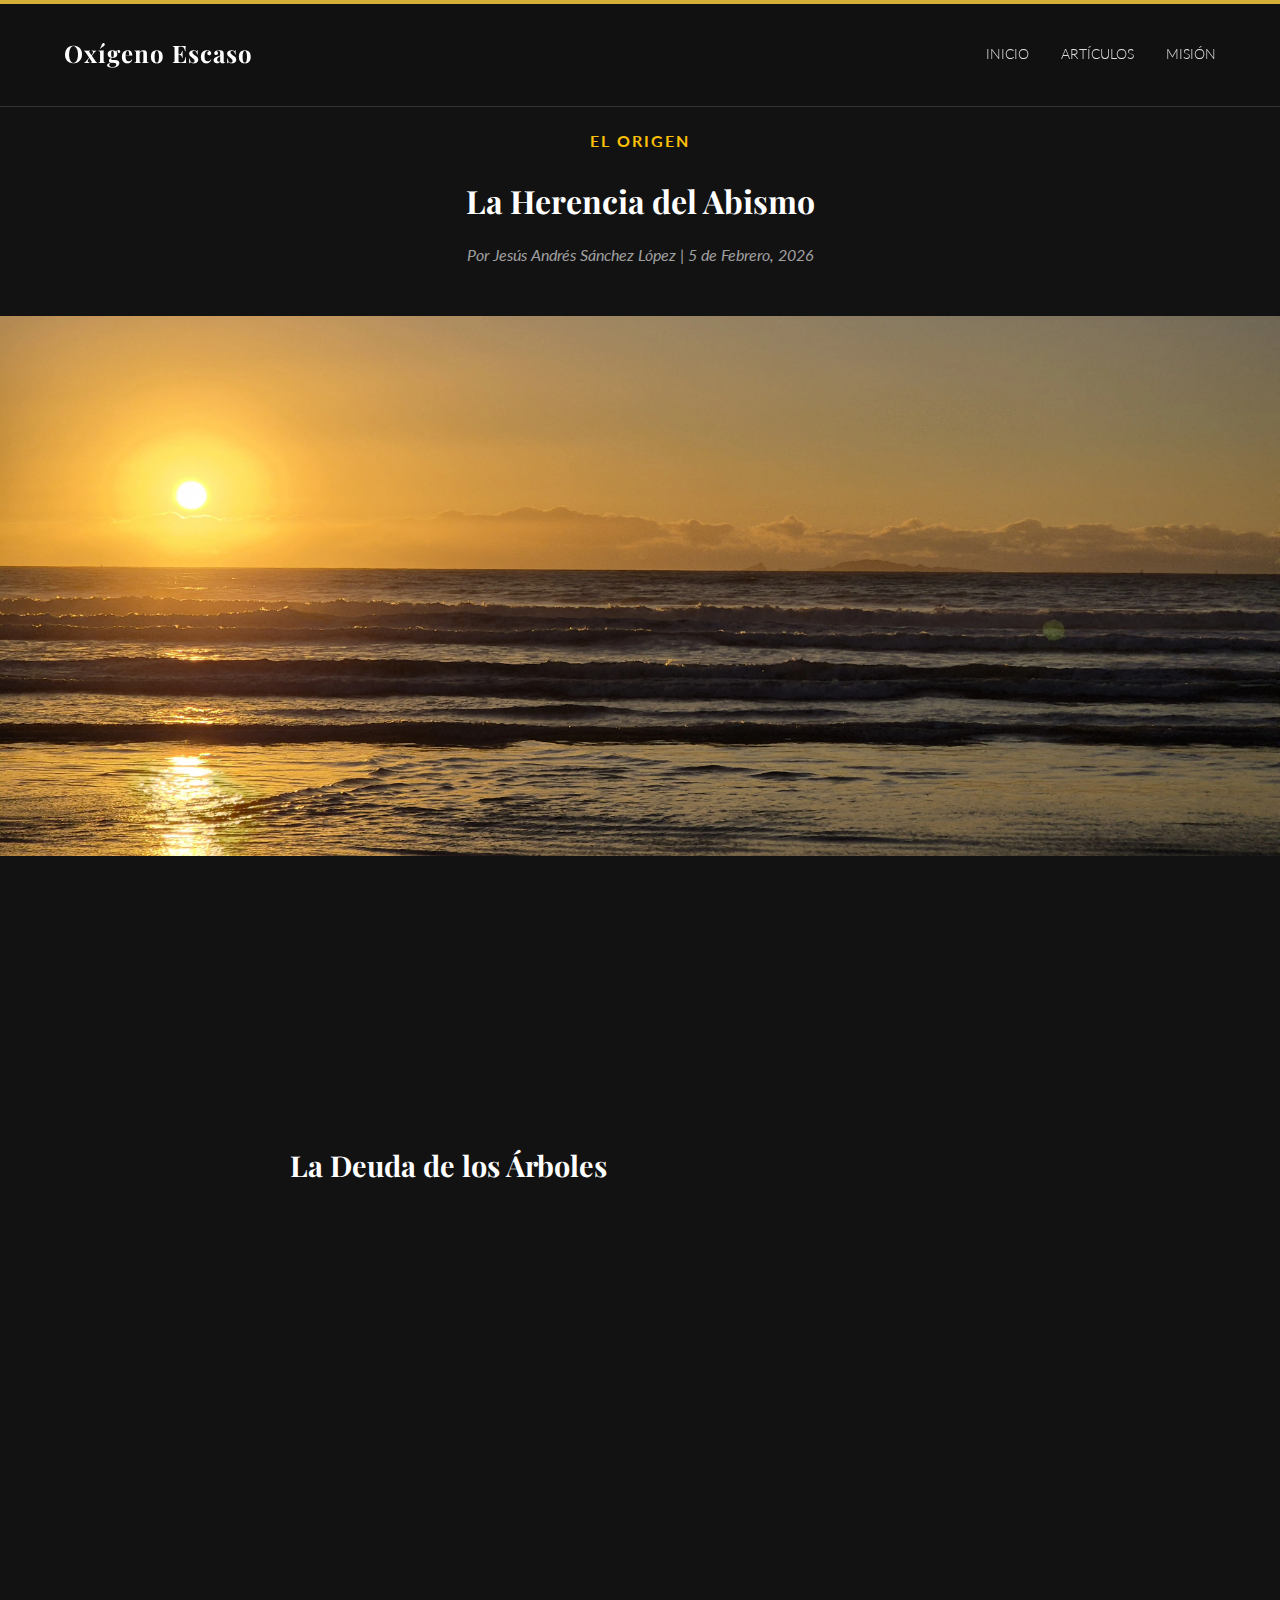
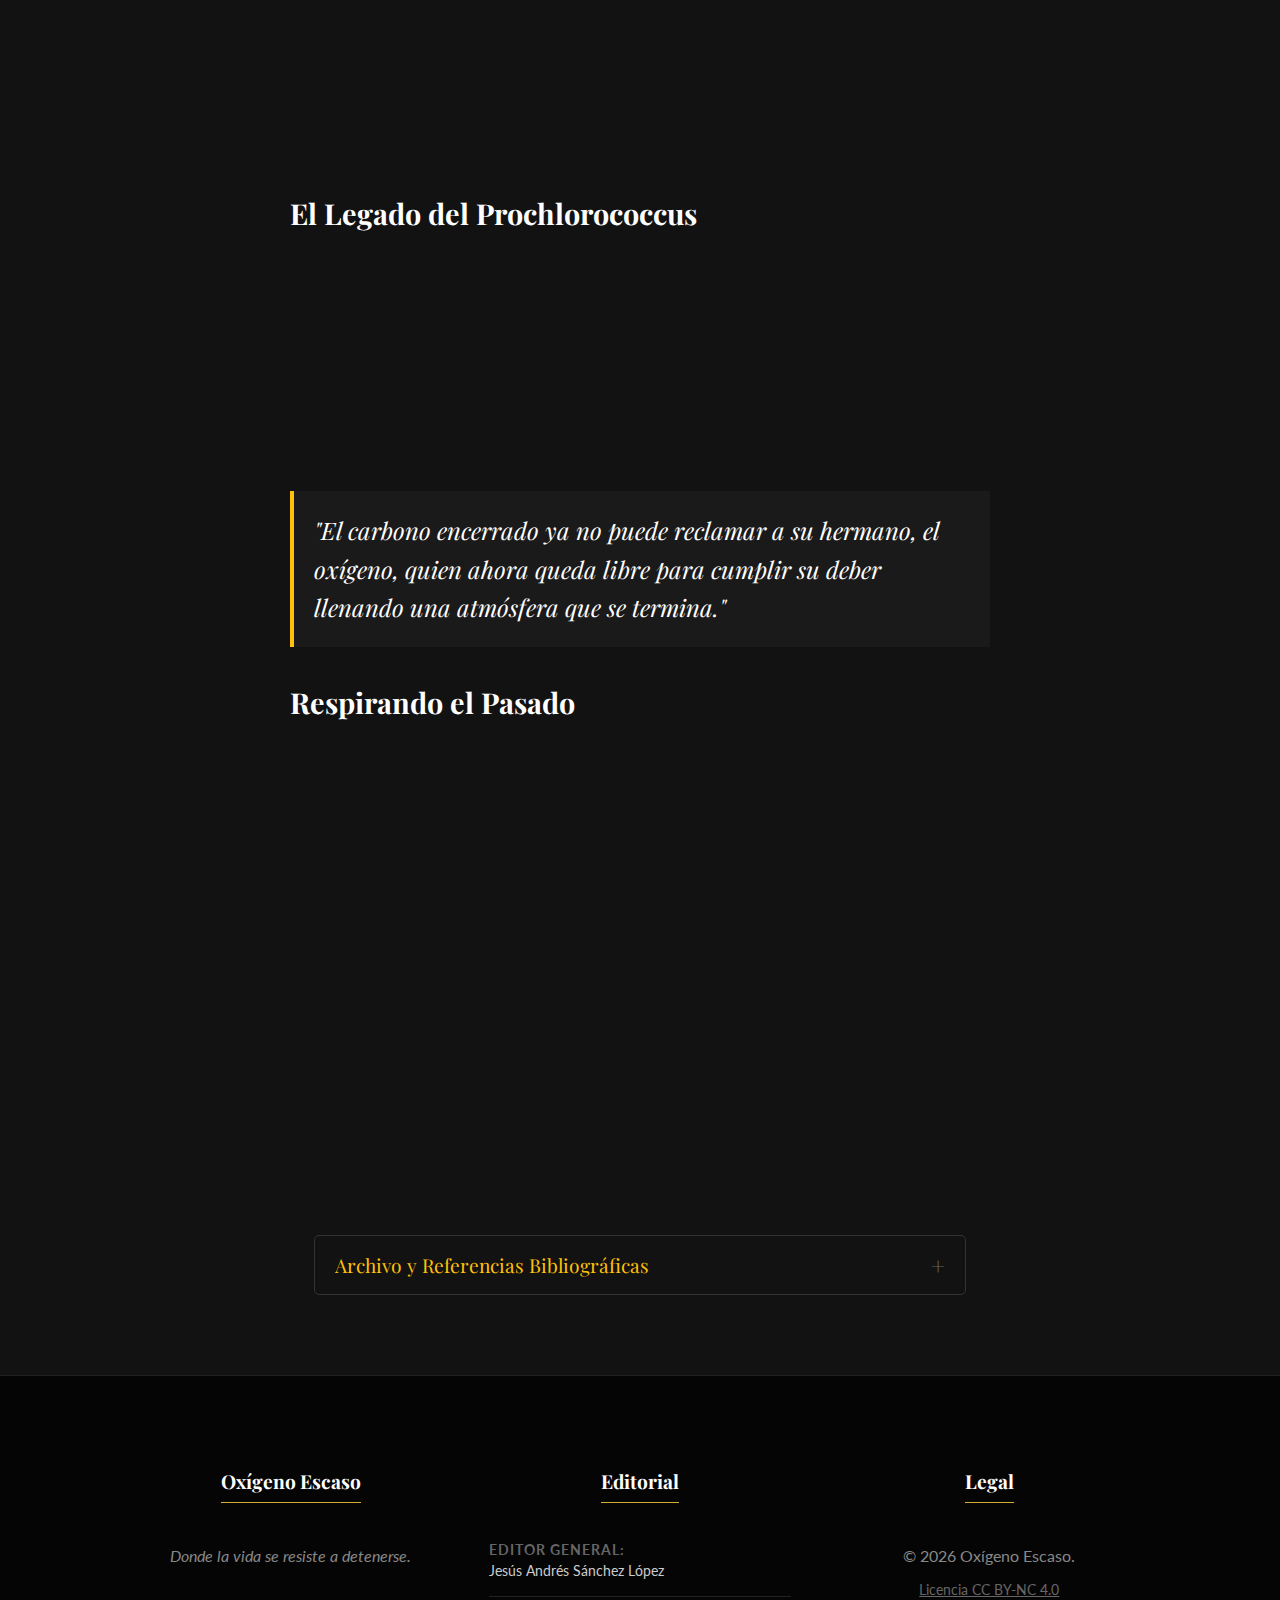
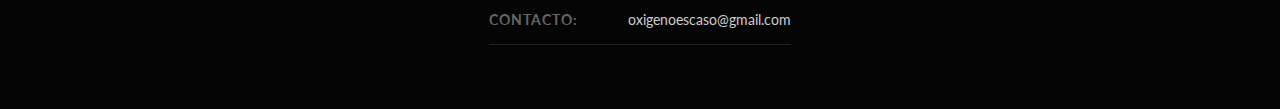
<file: la-herencia-del-abismo.html>
<!DOCTYPE html>
<html lang="es">
<head>
     <!-- Google tag (gtag.js) -->
<script async src="https://www.googletagmanager.com/gtag/js?id=G-8D5SRK3N4E"></script>
<script>
  window.dataLayer = window.dataLayer || [];
  function gtag(){dataLayer.push(arguments);}
  gtag('js', new Date());

  gtag('config', 'G-8D5SRK3N4E');
</script>
    <link rel="icon" href="data:image/svg+xml,<svg xmlns=%22http://www.w3.org/2000/svg%22 viewBox=%220 0 100 100%22><polygon points=%2250,10 90,90 10,90%22 fill=%22black%22/></svg>">
    <meta charset="UTF-8">
    <meta name="viewport" content="width=device-width, initial-scale=1.0">
    <title>La Herencia del Abismo | Oxígeno Escaso</title> <link rel="stylesheet" href="styles.css">
    <link href="https://fonts.googleapis.com/css2?family=Playfair+Display:wght@700&family=Lato:wght@300;400;700&display=swap" rel="stylesheet">
    <link rel="stylesheet" href="https://cdnjs.cloudflare.com/ajax/libs/font-awesome/6.0.0/css/all.min.css">
</head>
<body class="article-page">

    <nav class="navbar">
        <div class="logo">
        <a href="index.html" onclick="window.location.href='index.html'; return false;">Oxígeno Escaso</a>
        </div>

        <div class="menu-toggle" id="mobile-menu">
            <span class="bar"></span>
            <span class="bar"></span>
            <span class="bar"></span>
        </div>

        <ul class="nav-links">
            <li><a href="index.html#inicio">Inicio</a></li>
            <li><a href="index.html#articulos">Artículos</a></li>
            <li><a href="index.html#mision">Misión</a></li>
        </ul>
    </nav>
    </nav> <div class="progress-container">
        <div class="progress-bar" id="myBar"></div>
    </div>

    <header class="article-header">
        <span class="category">El Origen</span>
        <h1>La Herencia del Abismo</h1>
        <p class="meta">Por Jesús Andrés Sánchez López | 5 de Febrero, 2026</p>
    </header>

    <div class="article-hero-img">
        <img src="./assets/mar-hero.webp" alt="Atardecer en el océano Pacífico">
    </div>

    <article class="article-content">
        <p class="lead fade-in">El oxígeno que tu corazón consume para latir no nació del abrumador verde que encierra el camino. Antes de envolver al planeta y llenar tus pulmones, ese aire tuvo su origen en el abismo.</p>

        <p class="fade-in">Bajo la presión y la oscuridad del océano, una ardiente y microscópica maquinaria trabaja para que nosotros, habitantes de la Tierra, podamos seguir viviendo.</p>

        <h2>La Deuda de los Árboles</h2>
        <p class="fade-in">Los árboles, monumentos que se paran firmes en el horizonte, generan una deuda que debe ser pagada en la misma tierra que los vio nacer. Cuando un árbol en el Amazonas cede y muere, cae al suelo donde es descompuesto por voraces bacterias y hongos, que necesitan el mismo oxígeno que el árbol produjo en vida.</p>

        <p class="fade-in">Es un ciclo de <span class="tooltip">suma cero<span class="tooltiptext">Sistema termodinámico cerrado donde la cantidad de oxígeno liberado por la fotosíntesis es consumida íntegramente por la respiración y descomposición del propio bioma.</span></span>. Pero en el mar, las reglas cambian.</p>

        <figure class="fade-in" style="margin: 3rem auto; max-width: 85%;">
            <img src="./assets/mar-cuerpo.webp" alt="Olas rompiendo en la costa del Pacífico" loading="lazy" style="width: 100%; border-radius: 4px; box-shadow: 0 4px 12px rgba(0,0,0,0.15);">
            <figcaption style="text-align: center; color: #666; font-size: 0.9rem; margin-top: 0.8rem; font-style: italic;">
                El verdadero pulmón del planeta no es verde, es azul.
            </figcaption>
        </figure>

        <h2>El Legado del Prochlorococcus</h2>
        <p class="fade-in">En el abismo reina el <em>Prochlorococcus</em>, una <span class="tooltip">cianobacteria<span class="tooltiptext">Maquinaria biológica primordial. Organismos procariontes responsables de la oxigenación original de la atmósfera terrestre hace miles de millones de años.</span></span> diminuta responsable de producir casi el 20% del oxígeno de toda la Tierra. Su vida es efímera, viven rápido y mueren jóvenes. Cuatro días son necesarios para reiniciar el sistema.</p>

        <p class="fade-in">Al morir, la mayor parte es comida y respirada por otros seres, pero unas pocas partículas escapan. Encuentran su féretro, su tumba en el fondo del abismo, donde quedan enterradas por millones de años.</p>

        <blockquote>
            "El carbono encerrado ya no puede reclamar a su hermano, el oxígeno, quien ahora queda libre para cumplir su deber llenando una atmósfera que se termina."
        </blockquote>

        <h2>Respirando el Pasado</h2>
        <p class="fade-in">El oxígeno que te da vida en este momento, que llena tus pulmones, no se produjo ayer u hoy. Estamos respirando la herencia milenaria de microorganismos de otra era.</p>
        
        <p class="fade-in">El <span class="tooltip">fitoplancton<span class="tooltiptext">Red microscópica de organismos fotoautótrofos. Operan como la principal bomba biológica de captura de carbono hacia el océano profundo.</span></span> de hoy está trabajando para dejar su herencia a los seres vivos dentro de 10,000 años. Recibimos el mundo directamente de las manos de quienes recorrieron la Tierra antes que nosotros. Inhalamos oxígeno que no producimos.</p>

        <p class="fade-in">¿Somos dueños de la herencia de los microorganismos o solo un temporal engranaje en su maquinaria? La llama que enciende los motores sucumbe ante el frío del abismo si dejamos de alimentar el fuego.</p>

        <p class="fade-in">Cargamos con el futuro de este mundo. Una carga de infinito peso. Las acciones que se tomen hoy pueden continuar con el legado de millones de años o ser la corriente que estrangule a quienes hereden el mundo.</p>
        
        <section class="referencias-section">
    <details class="referencias-box">
        <summary class="referencias-title">Archivo y Referencias Bibliográficas</summary>
        <ul class="referencias-list">
            <li style="margin-bottom: 0.8rem;">Field, C. B., Behrenfeld, M. J., et al. (1998). "Primary production of the biosphere: integrating terrestrial and oceanic components". <em>Science</em>.</li>
            <li style="margin-bottom: 0.8rem;">Malhi, Y., et al. (2008). "Climate Change, Deforestation, and the Fate of the Amazon". <em>Science</em>.</li>
            <li>Chisholm, S. W., et al. (1988). "A novel free-living prochlorophyte abundant in the oceanic euphotic zone". <em>Nature</em>.</li>
        </ul>
    </details>
</section>
</article>
        
    </article>

    <footer>
        <div class="footer-content">
            <div class="footer-col">
                <h4 class="footer-title">Oxígeno Escaso</h4>
                <p style="color: #888; margin-top: 1rem; font-style: italic;">Donde la vida se resiste a detenerse.</p>
            </div>
            
            <div class="footer-col">
                <h4 class="footer-title">Editorial</h4>
                <div class="meta-row">
                    <span class="meta-label">EDITOR GENERAL:</span>
                    <span class="meta-value">Jesús Andrés Sánchez López</span>
                </div>
                <div class="meta-row">
                    <span class="meta-label">CONTACTO:</span>
                    <a href="mailto:oxigenoescaso@gmail.com" class="meta-value">oxigenoescaso@gmail.com</a>
                </div>
            </div>

            <div class="footer-col">
                <h4 class="footer-title">Legal</h4>
                <p style="color: #888; margin-bottom: 0.5rem;">&copy; 2026 Oxígeno Escaso.</p>
                <a href="#" class="legal-link">Licencia CC BY-NC 4.0</a>
            </div>
        </div>
    </footer>

    <script src="script.js"></script>
</body>
</html>
</file>
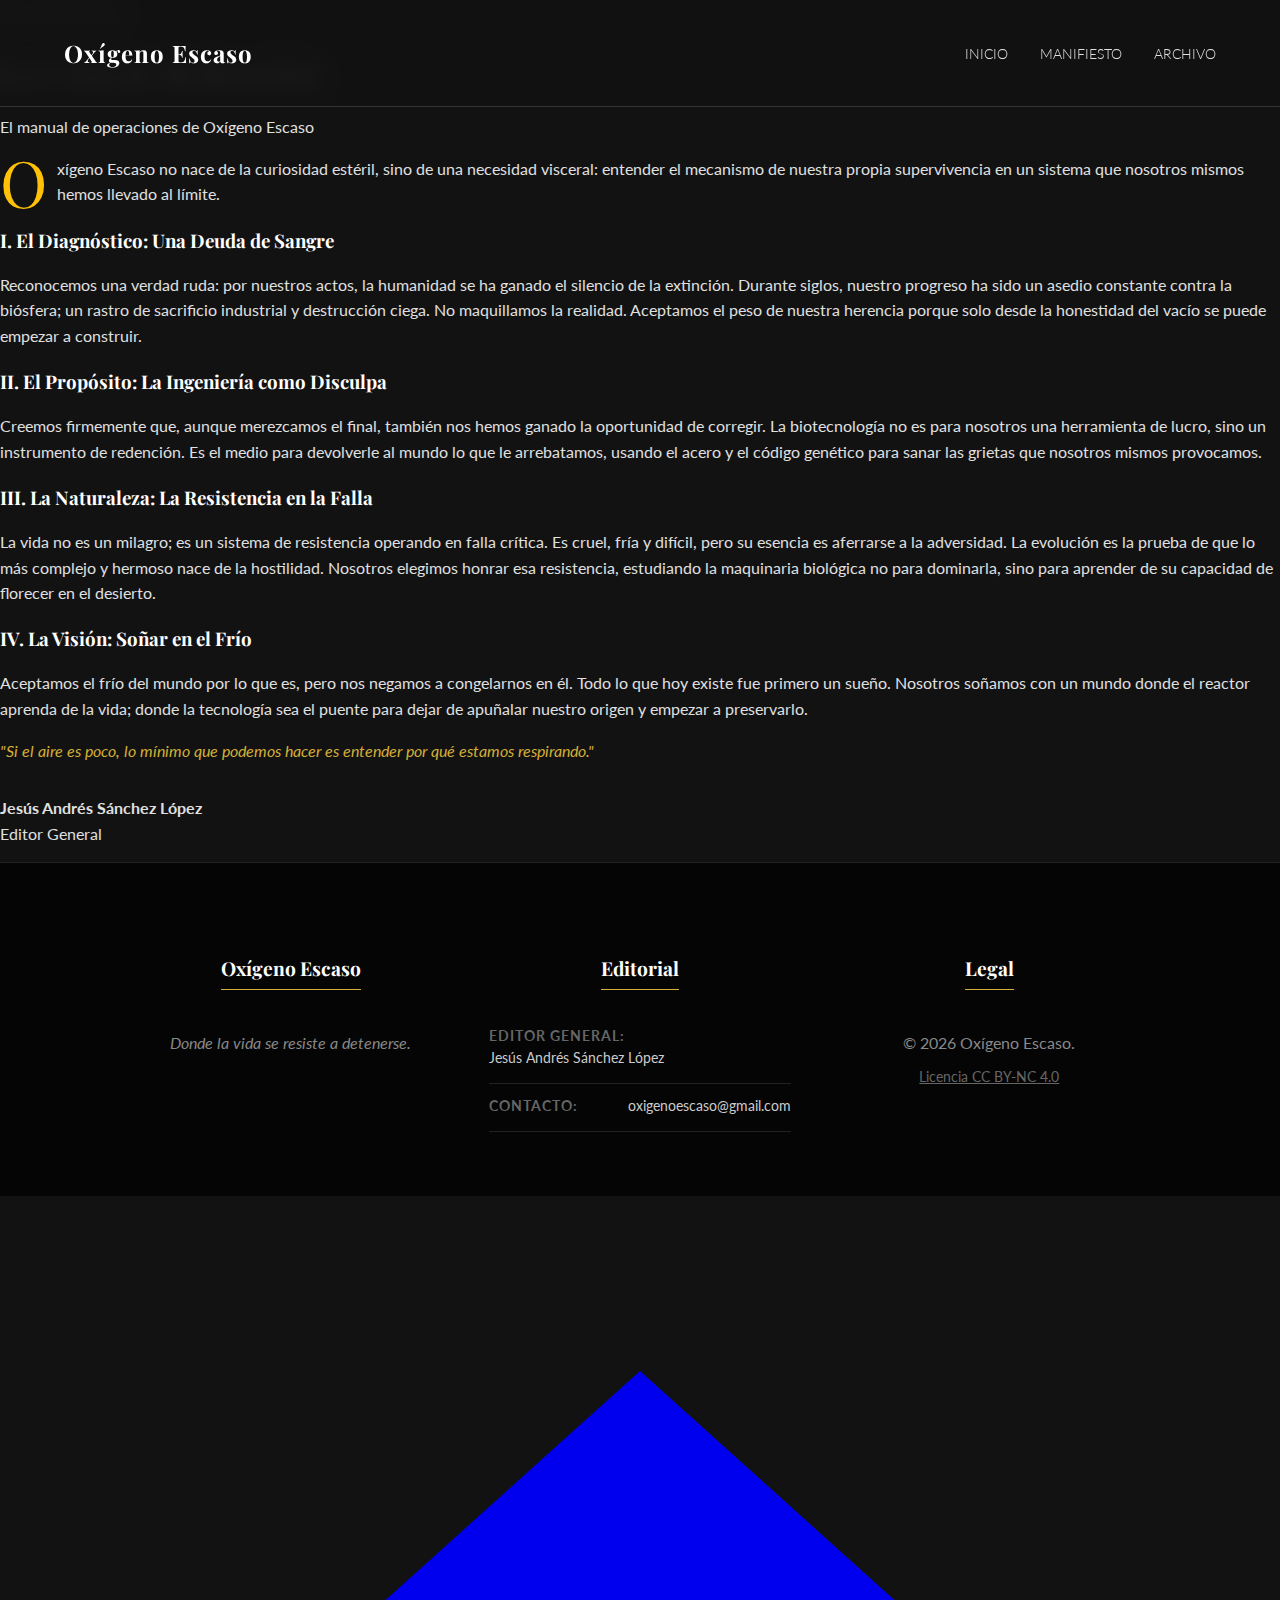
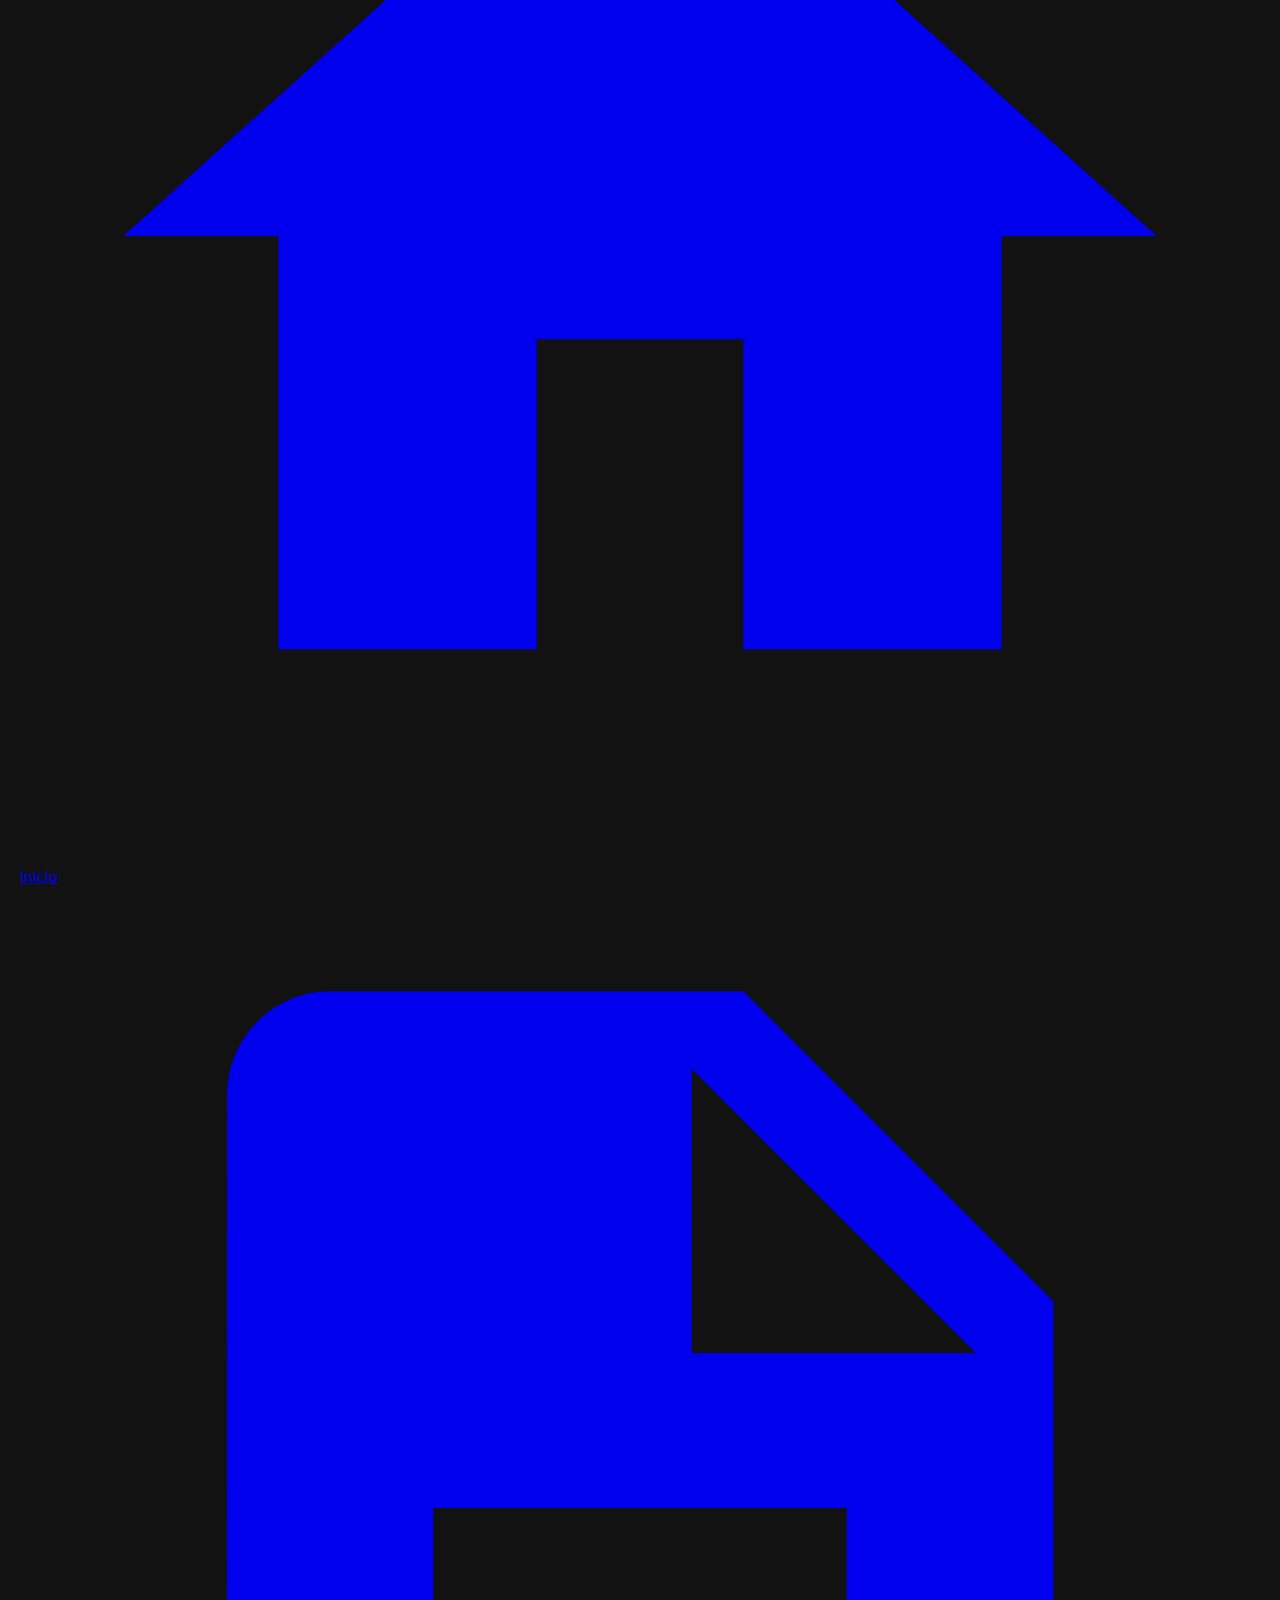
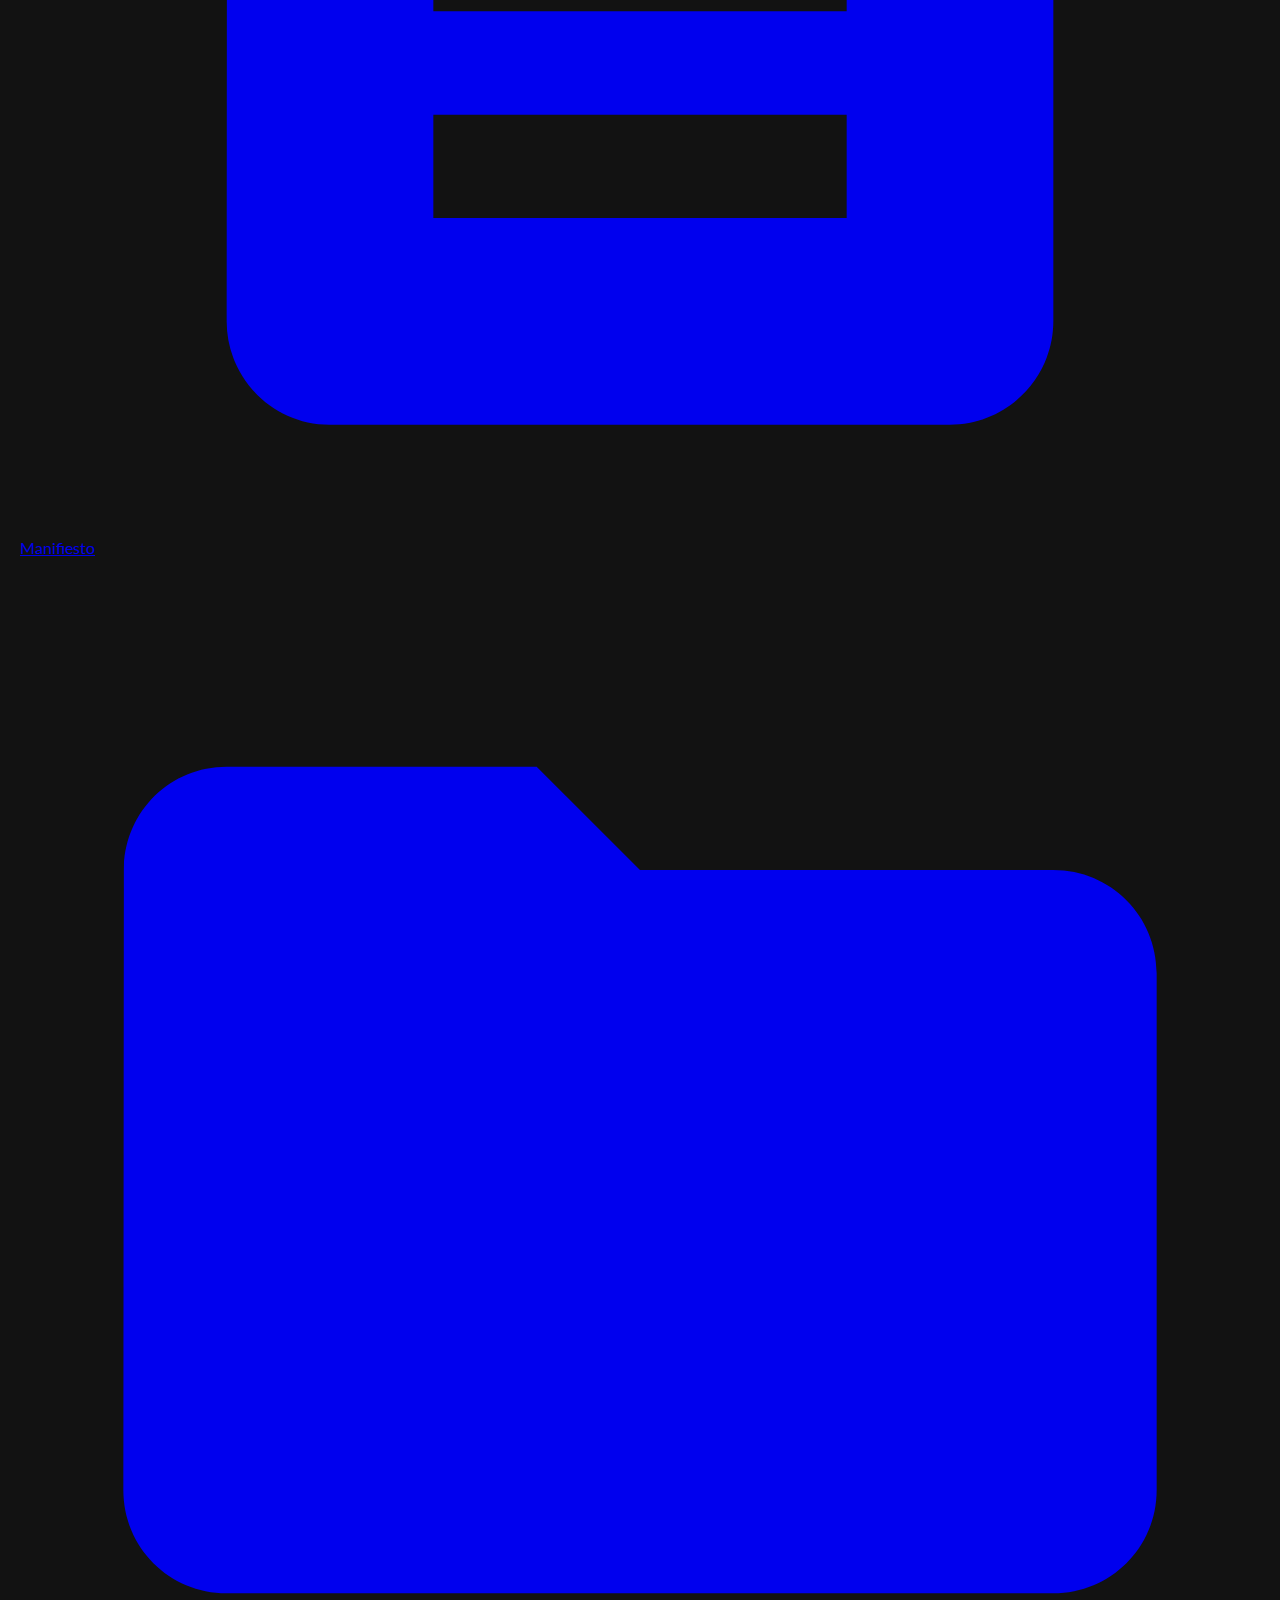
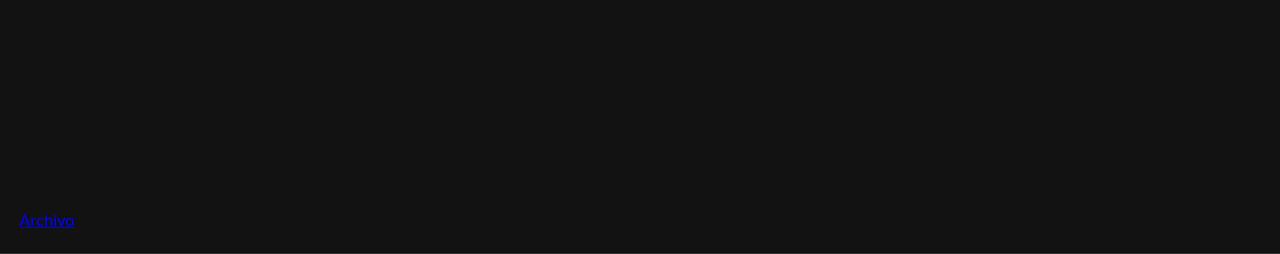
<file: manifiesto.html>
<!DOCTYPE html>
<html lang="es">
<head>
    <script async src="https://www.googletagmanager.com/gtag/js?id=G-8D5SRK3N4E"></script>
    <script>
      window.dataLayer = window.dataLayer || [];
      function gtag(){dataLayer.push(arguments);}
      gtag('js', new Date());
      gtag('config', 'G-8D5SRK3N4E');
    </script>
    <meta charset="UTF-8">
    <meta name="viewport" content="width=device-width, initial-scale=1.0">
    <title>Manifiesto: La Cota de Redención | Oxígeno Escaso</title>
    <link rel="icon" type="image/png" href="./assets/favicon.png" sizes="512x512">
    <link rel="stylesheet" href="styles.css">
    <link href="https://fonts.googleapis.com/css2?family=Playfair+Display:wght@700&family=Lato:wght@300;400;700&display=swap" rel="stylesheet">
</head>
<body class="page-manifiesto">

    <nav class="navbar">
        <div class="logo"><a href="index.html" style="text-decoration: none; color: inherit;">Oxígeno Escaso</a></div> 

        <ul class="nav-links">
            <li><a href="index.html">Inicio</a></li>
            <li><a href="manifiesto.html">Manifiesto</a></li>
            <li><a href="boveda.html">Archivo</a></li>
        </ul>
    </nav>

    <main class="manifiesto-container fade-in">
        <header class="manifiesto-header">
            <span class="category-badge">Documento Base</span>
            <h1>La Cota de Redención</h1>
            <p class="subtitle-gold">El manual de operaciones de Oxígeno Escaso</p>
        </header>

        <article class="manifiesto-body">
            <p class="lead">Oxígeno Escaso no nace de la curiosidad estéril, sino de una necesidad visceral: entender el mecanismo de nuestra propia supervivencia en un sistema que nosotros mismos hemos llevado al límite.</p>

            <div class="eje-block">
                <h3>I. El Diagnóstico: Una Deuda de Sangre</h3>
                <p>Reconocemos una verdad ruda: por nuestros actos, la humanidad se ha ganado el silencio de la extinción. Durante siglos, nuestro progreso ha sido un asedio constante contra la biósfera; un rastro de sacrificio industrial y destrucción ciega. No maquillamos la realidad. Aceptamos el peso de nuestra herencia porque solo desde la honestidad del vacío se puede empezar a construir.</p>
            </div>

            <div class="eje-block">
                <h3>II. El Propósito: La Ingeniería como Disculpa</h3>
                <p>Creemos firmemente que, aunque merezcamos el final, también nos hemos ganado la oportunidad de corregir. La biotecnología no es para nosotros una herramienta de lucro, sino un instrumento de redención. Es el medio para devolverle al mundo lo que le arrebatamos, usando el acero y el código genético para sanar las grietas que nosotros mismos provocamos.</p>
            </div>

            <div class="eje-block">
                <h3>III. La Naturaleza: La Resistencia en la Falla</h3>
                <p>La vida no es un milagro; es un sistema de resistencia operando en falla crítica. Es cruel, fría y difícil, pero su esencia es aferrarse a la adversidad. La evolución es la prueba de que lo más complejo y hermoso nace de la hostilidad. Nosotros elegimos honrar esa resistencia, estudiando la maquinaria biológica no para dominarla, sino para aprender de su capacidad de florecer en el desierto.</p>
            </div>

            <div class="eje-block">
                <h3>IV. La Visión: Soñar en el Frío</h3>
                <p>Aceptamos el frío del mundo por lo que es, pero nos negamos a congelarnos en él. Todo lo que hoy existe fue primero un sueño. Nosotros soñamos con un mundo donde el reactor aprenda de la vida; donde la tecnología sea el puente para dejar de apuñalar nuestro origen y empezar a preservarlo.</p>
            </div>

            <div class="firma-manifiesto">
                <p style="margin-bottom: 2rem; color: #D4AF37;"><em>"Si el aire es poco, lo mínimo que podemos hacer es entender por qué estamos respirando."</em></p>
                <p><strong>Jesús Andrés Sánchez López</strong><br>Editor General</p>
            </div>
        </article>
    </main>

    <footer>
        <div class="footer-content">
            <div class="footer-col">
                <h4 class="footer-title">Oxígeno Escaso</h4>
                <p style="color: #888; margin-top: 1rem; font-style: italic;">Donde la vida se resiste a detenerse.</p>
            </div>
            
            <div class="footer-col">
                <h4 class="footer-title">Editorial</h4>
                <div class="meta-row">
                    <span class="meta-label">EDITOR GENERAL:</span>
                    <span class="meta-value">Jesús Andrés Sánchez López</span>
                </div>
                <div class="meta-row">
                    <span class="meta-label">CONTACTO:</span>
                    <a href="mailto:oxigenoescaso@gmail.com" class="meta-value">oxigenoescaso@gmail.com</a>
                </div>
            </div>

            <div class="footer-col">
                <h4 class="footer-title">Legal</h4>
                <p style="color: #888; margin-bottom: 0.5rem;">&copy; 2026 Oxígeno Escaso.</p>
                <a href="https://creativecommons.org/licenses/by-nc/4.0/deed.es" target="_blank" rel="noopener noreferrer" class="legal-link">Licencia CC BY-NC 4.0</a>
            </div>
        </div>
    </footer>

    <script src="script.js"></script>

     <nav class="mobile-bottom-bar">
        <a href="index.html" class="nav-item">
            <svg viewBox="0 0 24 24"><path fill="currentColor" d="M10 20v-6h4v6h5v-8h3L12 3 2 12h3v8z"/></svg>
            <span>Inicio</span>
        </a>
        <a href="manifiesto.html" class="nav-item">
            <svg viewBox="0 0 24 24"><path fill="currentColor" d="M14 2H6c-1.1 0-1.99.9-1.99 2L4 20c0 1.1.89 2 1.99 2H18c1.1 0 2-.9 2-2V8l-6-6zm2 16H8v-2h8v2zm0-4H8v-2h8v2zm-3-5V3.5L18.5 9H13z"/></svg>
            <span>Manifiesto</span>
        </a>
        <a href="boveda.html" class="nav-item">
            <svg viewBox="0 0 24 24"><path fill="currentColor" d="M10 4H4c-1.11 0-1.99.89-1.99 2L2 18c0 1.11.89 2 2 2h16c1.11 0 2-.89 2-2V8c0-1.11-.89-2-2-2h-8l-2-2z"/></svg>
            <span>Archivo</span>
        </a>
    </nav>
</body>
</html>
</file>
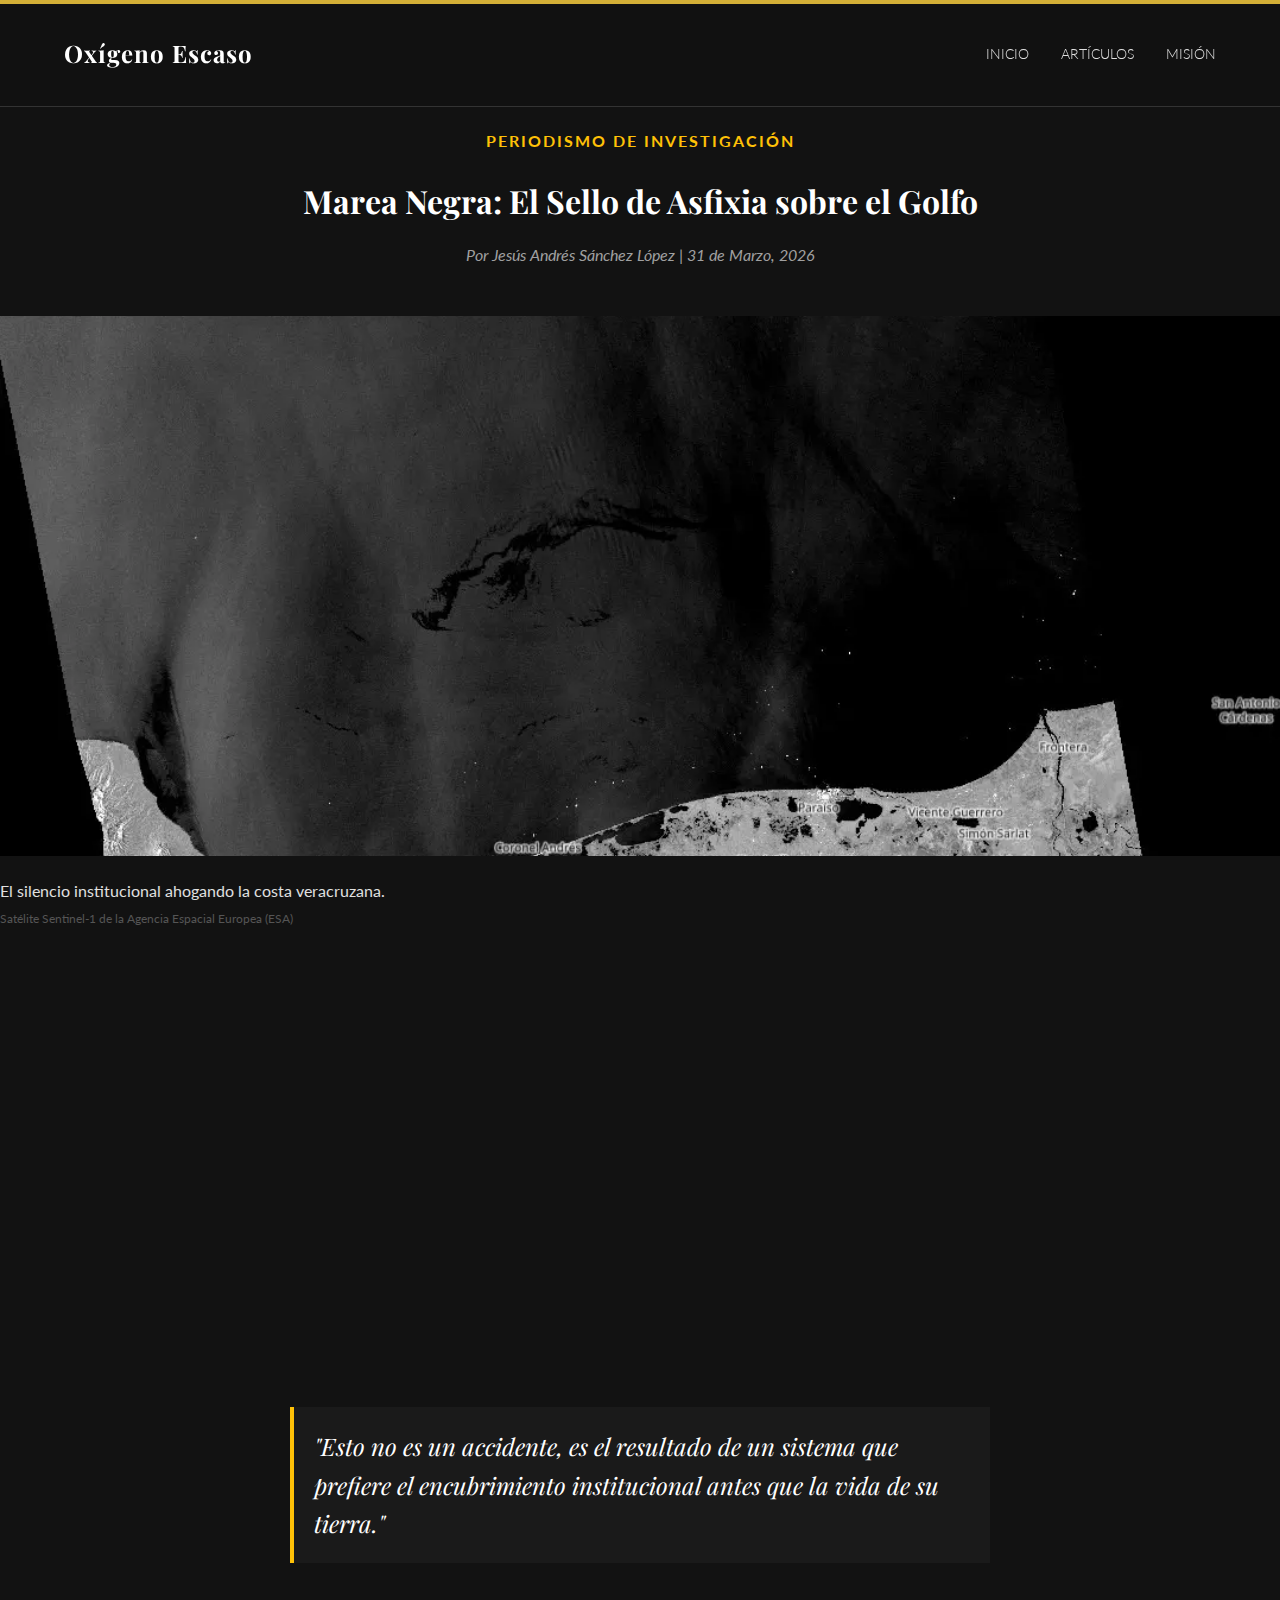
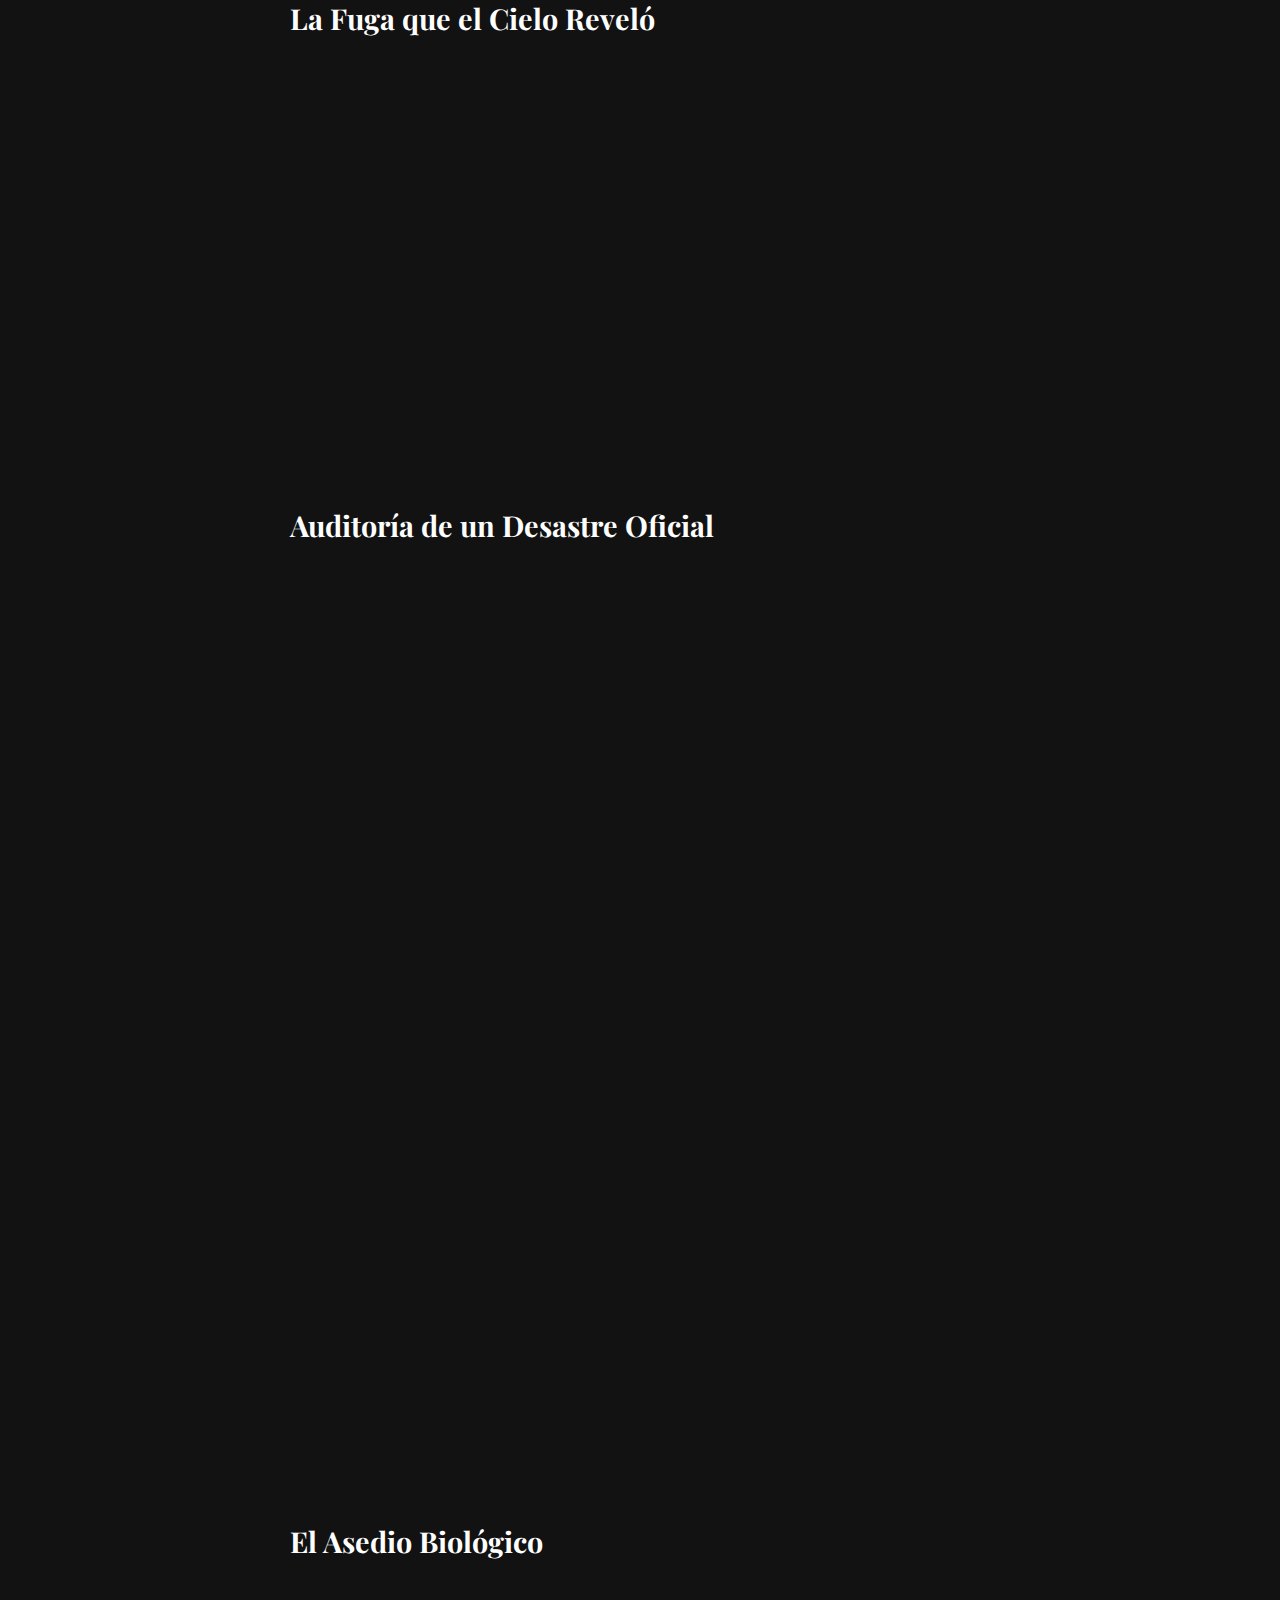
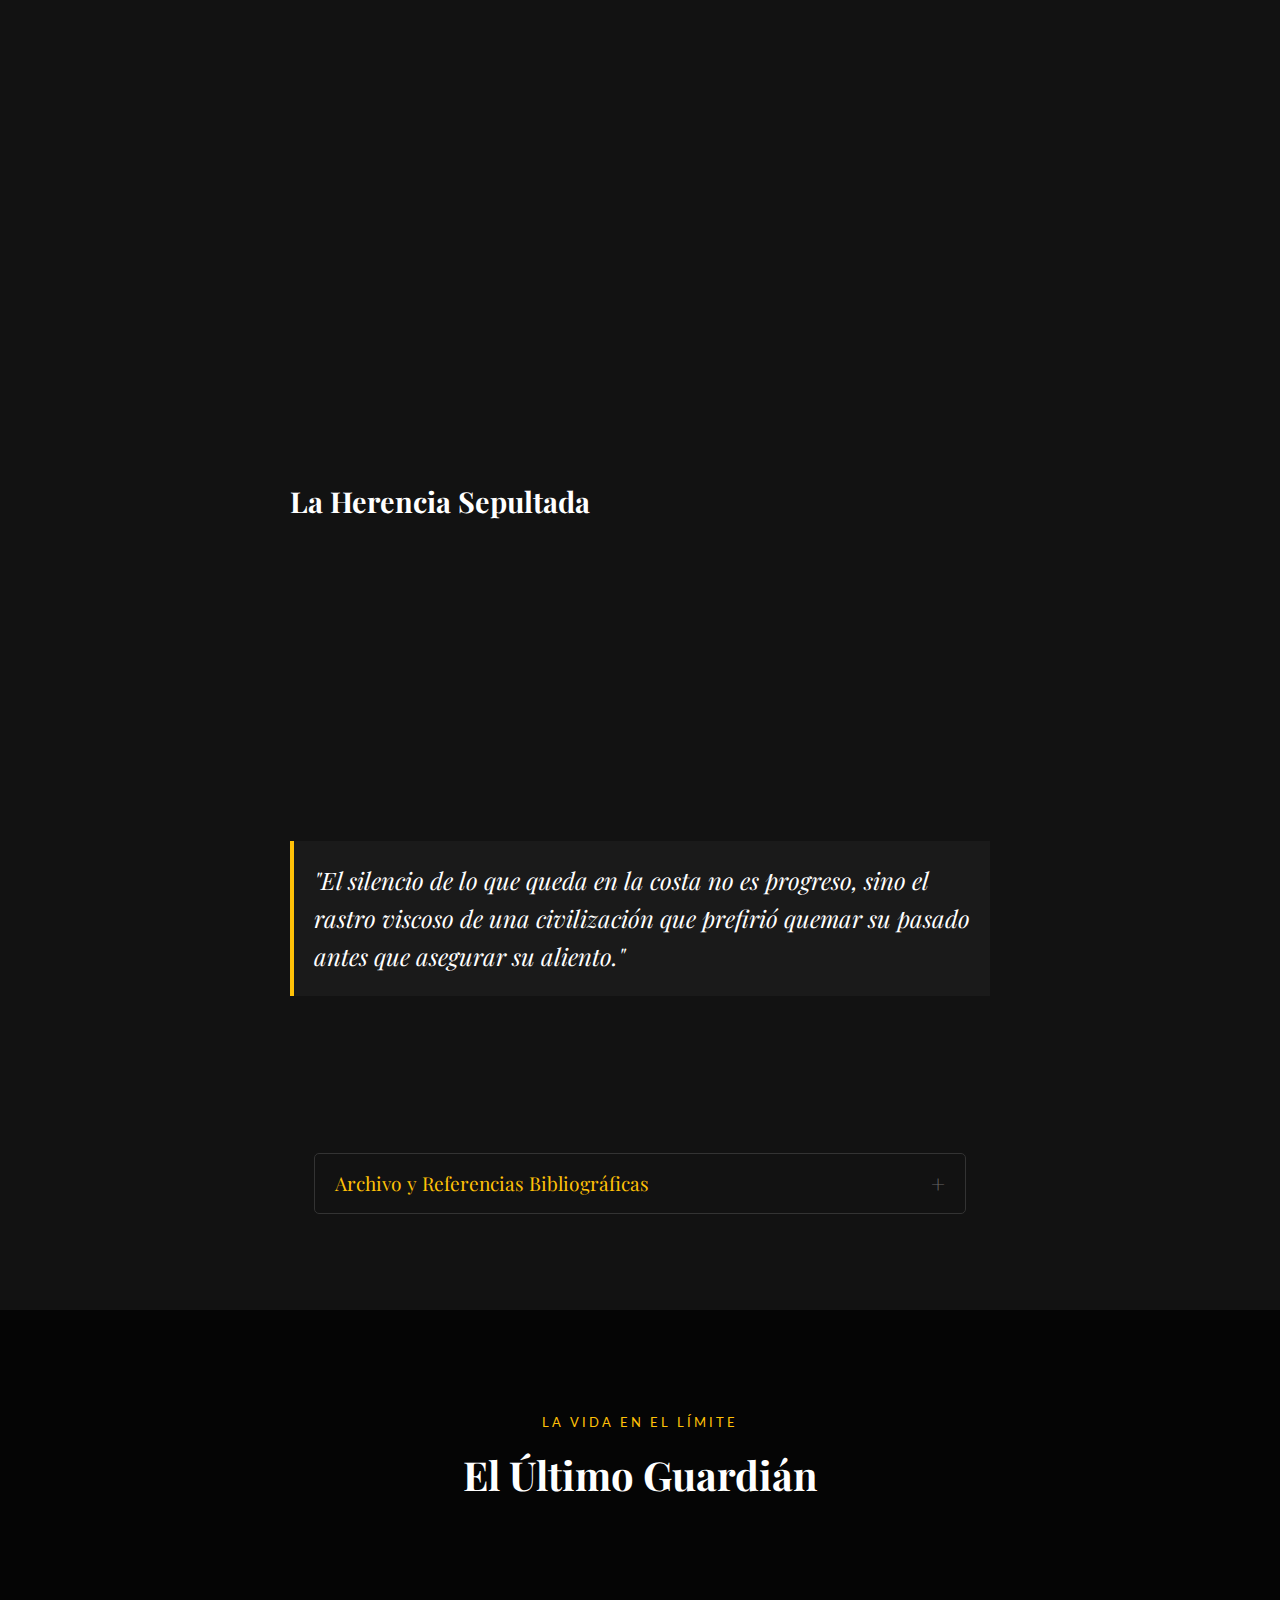
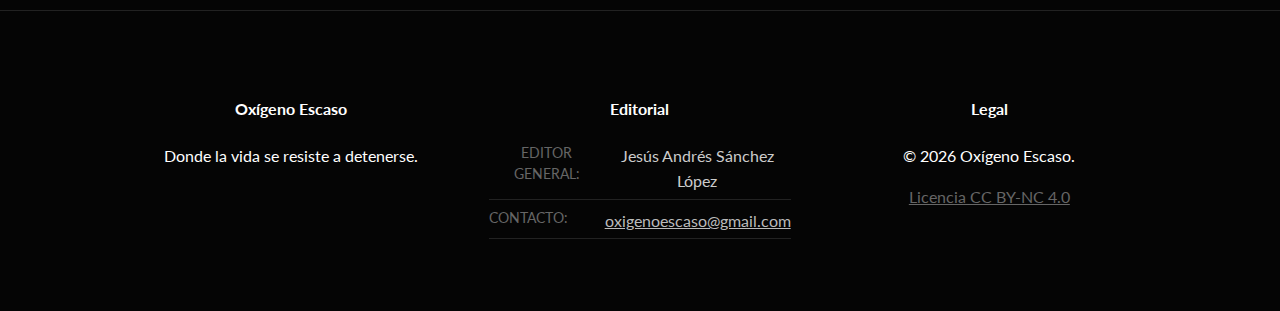
<file: marea-negra.html>
<!DOCTYPE html>
<html lang="es">
<head>
    <script async src="https://www.googletagmanager.com/gtag/js?id=G-8D5SRK3N4E"></script>
    <script>
      window.dataLayer = window.dataLayer || [];
      function gtag(){dataLayer.push(arguments);}
      gtag('js', new Date());
      gtag('config', 'G-8D5SRK3N4E');
    </script>
    <meta charset="UTF-8">
    <meta name="viewport" content="width=device-width, initial-scale=1.0">
    <title>Marea Negra: El sello de asfixia sobre el golfo | Oxígeno Escaso</title>
    
    <meta property="og:type" content="article">
    <meta property="og:title" content="Marea Negra: El sello de asfixia sobre el golfo | Oxígeno Escaso">
    <meta property="og:description" content="Un conflicto de dos eras, la herencia azul frente a una necromasa industrial que ahoga nuestras costas.">
    <meta property="og:url" content="https://oxigenoescaso.com/marea-negra.html"> 
    <meta property="og:image" content="https://oxigenoescaso.com/assets/marea-negra-card.jpg">

    <meta name="twitter:card" content="summary_large_image">
    <meta name="twitter:title" content="Marea Negra: El sello de asfixia sobre el golfo | Oxígeno Escaso">
    <meta name="twitter:description" content="Un conflicto de dos eras, la herencia azul frente a una necromasa industrial que ahoga nuestras costas.">
    <meta name="twitter:image" content="https://oxigenoescaso.com/assets/marea-negra-card.jpg">
    
    <link rel="icon" type="image/png" href="./assets/favicon.png" sizes="512x512">
    <link rel="stylesheet" href="styles.css">
    <link href="https://fonts.googleapis.com/css2?family=Playfair+Display:wght@700&family=Lato:wght@300;400;700&display=swap" rel="stylesheet">
</head> <body class="article-page">

    <nav class="navbar">
       <div class="logo">
        <a href="index.html">Oxígeno Escaso</a>
        </div>
        
        <div class="menu-toggle" id="mobile-menu">
            <span class="bar"></span>
            <span class="bar"></span>
            <span class="bar"></span>
        </div>

        <ul class="nav-links">
            <li><a href="index.html#inicio">Inicio</a></li>
            <li><a href="index.html#articulos">Artículos</a></li>
            <li><a href="index.html#mision">Misión</a></li>
        </ul>
    </nav>
    
    <div class="progress-container">
        <div class="progress-bar" id="myBar"></div>
    </div>

    <header class="article-header">
        <span class="category">Periodismo de Investigación</span>
        <h1>Marea Negra: El Sello de Asfixia sobre el Golfo</h1>
        <p class="meta">Por Jesús Andrés Sánchez López | 31 de Marzo, 2026</p>
    </header>

   <div class="article-hero-img">
        <img src="./assets/marea-negra-hero.webp" alt="Derrame de hidrocarburos en el Golfo de México">
        <p class="img-caption">
            El silencio institucional ahogando la costa veracruzana.<br>
            <span style="font-size: 0.75rem; color: #555;">Satélite Sentinel-1 de la Agencia Espacial Europea (ESA)</span>
        </p>
    </div>

<article class="article-content">
    <p class="lead fade-in">¿Qué sucede cuando a la oscuridad que brota del vacío del mar le vertemos negrura fósil? Un conflicto de dos eras, la herencia azul que produce la vida, frente a una <span class="tooltip">necromasa<span class="tooltiptext">Materia orgánica muerta acumulada a lo largo del tiempo, en este caso, antigua biomasa comprimida y transformada en combustible fósil bajo el peso de las eras geológicas.</span></span> industrial, muerte compactada bajo el peso del tiempo que hoy ahoga nuestras costas.</p>

    <p class="fade-in">Mientras el sistema degrada la palabra "soberanía" convirtiéndola en marketing antes que en sentido, el litoral del golfo sufre estrangulamiento de un antiguo sello de grasa cruda, algo que las autoridades decidieron silenciar hasta que no pudo ocultarse más.</p>

    <p class="fade-in">Quemamos la muerte para alimentar nuestra maquinaria, consumiendo la extinción para evitar la propia, pero en el proceso, acelerando el colapso.</p>

    <blockquote>
        "Esto no es un accidente, es el resultado de un sistema que prefiere el encubrimiento institucional antes que la vida de su tierra."
    </blockquote>

    <h2>La Fuga que el Cielo Reveló</h2>
    <p class="fade-in">Aunque el marketing de la soberanía lo intente, la tecnología en el cielo no miente. Imágenes satelitales de la European Space Agency y recientes investigaciones civiles registran el inicio de la fuga desde principios de febrero, brotando directamente del ducto “OLD AK C” de PEMEX, una línea de 36 pulgadas que conecta la plataforma AKAL-C frente a las costas de Campeche con Dos Bocas. Del 7 al 14 de febrero, el buque Árbol Grande, especializado en reparación submarina, permaneció sobre la fractura intentando controlar el desastre en secreto.</p>

    <p class="fade-in">La prueba de que las autoridades conocían la magnitud llegó el 13 de febrero: el despliegue de cinco embarcaciones de contención confirmó que prefirieron callar, violando el Plan Nacional de Contingencia. Mientras el país se preparaba para el “Día del amor” esta mancha daba un abrazo asfixiante de 50 Km². Cinco días después, la grasa se expandió cerca de 300 km², un charco de necromasa dirigida hacia Pajapan, Veracruz, dejando a las comunidades costeras a merced del veneno.</p>

    <h2>Auditoría de un Desastre Oficial</h2>
    <p class="fade-in">En un intento por ocultar la negligencia, PEMEX declara el derrame bajo control, inventando una narrativa para diluir la responsabilidad entre un buque privado en Coatzacoalcos y "chapopoteras" naturales. Reportan con orgullo tener un 85% de avance en limpieza y recolectado más de 700 toneladas de contaminante, cifra que refleja un supuesto éxito industrial. Sin embargo, esta falsedad oficial se derrumba ante la evidencia y supone un violento contraste frente a la auditoría de campo.</p>

    <p class="fade-in">Mientras el discurso oficial habla de 480 kilómetros atendidos, la Red Corredor Arrecifal del Golfo de México revela el mapa del colapso, una sombra extendida por 630 kilómetros de litoral, 51 sitios con presencia de chapopote y 26 sitios en los que ninguna autoridad se ha presentado, obligando a las comunidades a limpiar con mano desnuda el negro veneno de una energía que no les pertenece.</p>

    <figure class="article-image in-text-img fade-in">
        <iframe src="https://www.google.com/maps/d/embed?mid=1Ku4wk-WcKmPcrna08enfELqsr5pp9LA&ehbc=2E312F" width="100%" height="480" style="border:0; border-radius: 4px; box-shadow: 0 4px 15px rgba(0,0,0,0.5);" allowfullscreen="" loading="lazy"></iframe>
        <figcaption>
            Navega por el mapa interactivo: Evidencia de la Red Corredor Arrecifal del Golfo de México. La mancha morada expone la mentira institucional.
        </figcaption>
    </figure>

    <h2>El Asedio Biológico</h2>
    <p class="fade-in">El peor momento ecológico, sucediendo a pocas semanas de la temporada de anidación de cinco especies de tortugas marinas en peligro de extinción, clausurando el relevo generacional. Los huevos no son las únicas víctimas, hasta ahora la intoxicación e <span class="tooltip">hipoxia sistémica<span class="tooltiptext">Déficit severo y generalizado en el suministro de oxígeno a los tejidos, provocando el colapso de los órganos y, finalmente, la muerte del organismo.</span></span> ha cobrado la vida de al menos 7 tortugas marinas, 2 delfines y 2 manatíes.</p>

    <p class="fade-in">El verdadero asedio del crudo radica en los <span class="tooltip">Hidrocarburos Aromáticos Policíclicos (HAPs)<span class="tooltiptext">Compuestos químicos altamente tóxicos y persistentes en el crudo, capaces de penetrar membranas celulares, causar mutaciones genéticas y destruir tejidos vitales.</span></span>, causando estragos severos en las branquias, arrancando la capacidad de respirar a los peces al fracturar la capacidad de intercambio gaseoso desde el interior y causando alteraciones en el hígado.</p>

    <p class="fade-in">Los pulmones costeros se asfixian. El crudo espeso sella los <span class="tooltip">pneumatóforos<span class="tooltiptext">Raíces aéreas especializadas de los manglares que actúan como tubos de respiración, permitiendo el intercambio de gases en suelos inundados y carentes de oxígeno.</span></span> del manglar, bloqueando las vías de suministro de oxígeno al sistema radicular, sofocando el árbol. La toxicidad no es solo superficial, los compuestos aromáticos desmantelan las membranas celulares, despojando al árbol de su capacidad de filtrar la sal.</p>

    <h2>La Herencia Sepultada</h2>
    <p class="fade-in">La muerte se proyecta hacia el futuro, un frío abrazo que se extiende por generaciones, el veneno acumulado en los sedimentos altera el código de la planta, generando mutantes, manglares albinos incapaces de realizar fotosíntesis, que fallecen a los pocos meses.</p>
    
    <p class="fade-in">La herencia milenaria del azul hoy jadea bajo el peso de nuestra ambición. Mientras el marketing oficial intenta lavar la mancha con discursos y comunicados, la realidad biológica no admite otros datos, estamos sepultando el pulmón del mundo con la grasa de sus ancestros.</p>

    <blockquote>
        "El silencio de lo que queda en la costa no es progreso, sino el rastro viscoso de una civilización que prefirió quemar su pasado antes que asegurar su aliento."
    </blockquote>

    <p class="fade-in">En los manchados litorales, el oxígeno ya no es un recurso garantizado, es la última gota de supervivencia.</p>

    <section class="referencias-section">
        <details class="referencias-box">
            <summary class="referencias-title">Archivo y Referencias Bibliográficas</summary>
            <ul class="referencias-list">
                <li style="margin-bottom: 0.8rem;">Olguín, E. J., Hernández, M. E., & Sánchez-Galván, G. (2007). Contaminación de manglares por hidrocarburos y estrategias de biorremediación, fitorremediación y restauración. <em>Revista Internacional de Contaminación Ambiental</em>, 23(3), 139-154.</li>
                <li style="margin-bottom: 0.8rem;">Salamanca, M. J., Jiménez-Tenorio, N., González de Canales, M. L., & DelValls, T. A. (2008). Determinación de la toxicidad de un vertido de petróleo mediante el uso de bioensayos con el pez Solea senegalensis. <em>Ciencias Marinas</em>, 34(3).</li>
                <li style="margin-bottom: 0.8rem;">Greenpeace México. (2026, 25 de marzo). Importante aclaración. Sobre las recientes declaraciones de diversas instancias del gobierno federal...</li>
                <li style="margin-bottom: 0.8rem;">Greenpeace México, Alianza Mexicana Contra el Fracking, CartoCrítica A.C., et al. (2026, 25 de marzo). Derrame en el Golfo de México: imágenes satelitales evidencian conocimiento temprano, contención insuficiente y opacidad oficial.</li>
                <li style="margin-bottom: 0.8rem;">Grupo Interinstitucional (Semar, Semarnat, Sener, ASEA, Pemex, Profepa). (2026, 25 de marzo). Gobierno de México refuerza acciones integrales ante presencia de hidrocarburos en costas del Golfo de México. Petróleos Mexicanos.</li>
                <li style="margin-bottom: 0.8rem;">Grupo Interinstitucional. (2026, 26 de marzo). Un buque y dos chapopoteras naturales, la causa de la emanación de hidrocarburos en Veracruz y Tabasco: GI. Petróleos Mexicanos.</li>
                <li>Grupo Interinstitucional. (2026, 28 de marzo). Grupo Interinstitucional garantiza el control de la contaminación por hidrocarburos en el Golfo de México; reporta playas limpias en el litoral. Petróleos Mexicanos.</li>
            </ul>
        </details>
    </section>
</article>

<a href="el-ultimo-guardian.html" class="next-article">
        <img src="./assets/malinche-card.webp" alt="Siguiente artículo: El Último Guardián" class="next-article-bg" loading="lazy">
        <div class="next-article-overlay"></div>
        <div class="next-article-content">
            <span class="next-label">La vida en el límite</span>
            <h2 class="next-title">El Último Guardián</h2>
        </div>
    </a>

    <footer>
        <div class="footer-content">
            <div class="footer-column">
                <h4>Oxígeno Escaso</h4>
                <p>Donde la vida se resiste a detenerse.</p>
            </div>
            <div class="footer-column">
                <h4>Editorial</h4>
                <div class="credit-line"><span class="role">Editor General:</span> <span class="name">Jesús Andrés Sánchez López</span></div>
                <div class="credit-line"><span class="role">Contacto:</span> <a href="mailto:oxigenoescaso@gmail.com" style="color: #bbb;">oxigenoescaso@gmail.com</a></div>
            </div>
            <div class="footer-column">
                <h4>Legal</h4>
                <p>&copy; 2026 Oxígeno Escaso.</p>
                <p><a href="#" style="color:#666;">Licencia CC BY-NC 4.0</a></p>
            </div>
        </div>
    </footer>

    <script src="script.js"></script>
</body>
</html>
</file>
<file: styles.css>
html {
    scroll-behavior: smooth; /* Esto hace que al navegar, la página se deslice */
}

/* === PALETA "SOMBRA DE VOLCÁN" === */
:root {
    /* El Fondo: Gris Carbón muy oscuro (casi negro, pero no puro) */
    --bg-color: #121212;
    
    /* Las Tarjetas: Un gris un poco más claro para que se distingan */
    --card-bg: #1e1e1e;
    
    /* El Texto: "Blanco Hueso" (para que no lastime la vista como el blanco puro) */
    --text-main: #e0e0e0;
    --text-muted: #a0a0a0;
    
    /* El Acento: "Ámbar Dorado" (como la luz en tu telaraña) */
    --accent-color: #ffc107; 
}

body {
    margin: 0;
    padding: 0;
    font-family: 'Lato', sans-serif;
    background-color: var(--bg-color); /* AHORA ES OSCURO */
    color: var(--text-main); /* AHORA EL TEXTO ES CLARO */
    line-height: 1.6;
}

/* === SELECCIÓN DE TEXTO PERSONALIZADA === */
::selection {
    background-color: #D4AF37; /* Fondo dorado */
    color: #000000; /* Texto negro */
}

/* Para navegadores basados en Mozilla (Firefox) */
::-moz-selection {
    background-color: #D4AF37;
    color: #000000;
}

/* === TIPOGRAFÍA === */
h1, h2, h3 {
    font-family: 'Playfair Display', serif;
    margin-bottom: 0.5rem;
    color: #ffffff; /* Los títulos en blanco puro para resaltar */
}

/* === SECCIÓN HERO (LA PORTADA) === */
.hero {
    height: 100vh;
    /* Degradado más oscuro para este tema */
    background: linear-gradient(rgba(0, 0, 0, 0.7), rgba(0, 0, 0, 0.4)), 
                url('./assets/telarana-hero.webp');
    background-size: 150%; 
    background-position: center 30%;
    background-attachment: fixed;
    
    display: flex;
    align-items: center;
    justify-content: center;
    text-align: center;
    color: white;
}

.hero-content h1 {
    font-size: 4rem;
    text-shadow: 0px 4px 10px rgba(0,0,0,0.8); /* Sombra más fuerte */
    margin: 0;
    animation: fadeIn 2s ease-in;
}

.subtitle {
    font-size: 1.5rem;
    font-weight: 300;
    letter-spacing: 3px;
    text-transform: uppercase;
    margin-top: 1rem;
    color: var(--accent-color); /* EL SUBTÍTULO AHORA ES DORADO */
    border-top: 1px solid var(--accent-color);
    display: inline-block;
    padding-top: 10px;
}

/* === SECCIÓN INTRO === */
.intro {
    padding: 4rem 2rem;
    text-align: center;
    max-width: 800px;
    margin: 0 auto;
}

.intro h2 {
    font-size: 2.5rem;
    color: var(--accent-color); /* TÍTULOS EN DORADO */
}

.intro p {
    font-size: 1.2rem;
    color: var(--text-muted); /* Texto gris suave */
}

/* === CARRUSEL HORIZONTAL DE ARTÍCULOS === */
.carrusel-articulos {
    display: flex;
    overflow-x: auto;
    gap: 20px;
    padding-bottom: 20px;
    
    /* Efecto de "imán" al deslizar */
    scroll-snap-type: x mandatory;
    scroll-behavior: smooth;
    -webkit-overflow-scrolling: touch;
}

/* Diseño de la barra de desplazamiento del carrusel */
.carrusel-articulos::-webkit-scrollbar {
    height: 8px; 
}
.carrusel-articulos::-webkit-scrollbar-track {
    background: #0a0a0a; 
    border-radius: 10px;
}
.carrusel-articulos::-webkit-scrollbar-thumb {
    background: #D4AF37; 
    border-radius: 10px;
}

/* Ajuste de las tarjetas individuales para que no se aplasten */
.carrusel-articulos > a {
    flex: 0 0 320px; /* Esto dicta el ancho de cada tarjeta. Puedes subirlo a 350px si las ves muy delgadas */
    scroll-snap-align: start; /* Aquí se "engancha" el scroll */
}

/* Hace que todas las tarjetas tengan exactamente la misma altura, sin importar el texto */
.carrusel-articulos .card {
    height: 100%;
    display: flex;
    flex-direction: column;
}

/* === TARJETAS EN MODO OSCURO === */
.card {
    background: var(--card-bg); /* GRIS OSCURO */
    border: 1px solid #333; /* Borde sutil */
    border-radius: 15px;
    overflow: hidden;
    box-shadow: 0 4px 15px rgba(0,0,0,0.5); /* Sombra negra */
    transition: transform 0.3s ease, box-shadow 0.3s ease, border-color 0.3s ease;
    cursor: pointer;
}

.card:hover {
    transform: translateY(-5px);
    box-shadow: 0 10px 25px rgba(0,0,0,0.7);
    border-color: var(--accent-color); /* AL PASAR EL MOUSE BRILLA DORADO */
}

.card-img {
    height: 200px;
    width: 100%;
    opacity: 0.9; /* Un toque de estilo */
}

.card h3 {
    padding: 1rem 1rem 0 1rem;
    font-size: 1.5rem;
    color: #fff;
}

.card p {
    padding: 0 1rem 1.5rem 1rem;
    color: var(--text-muted);
}

/* === PIE DE PÁGINA === */
footer {
    background-color: black;
    color: var(--text-muted);
    text-align: center;
    padding: 2rem;
    margin-top: 2rem;
    border-top: 1px solid #333;
}

/* === ANIMACIÓN === */
@keyframes fadeIn {
    from { opacity: 0; transform: translateY(20px); }
    to { opacity: 1; transform: translateY(0); }
}

/* === ESTILOS EXTRA PÁGINA ARTÍCULO === */
nav { padding: 20px; background: var(--bg-color); border-bottom: 1px solid #333; }
.back-link { text-decoration: none; color: var(--accent-color); font-weight: bold; }

.article-header { text-align: center; padding: 8rem 1rem 2rem; max-width: 800px; margin: 0 auto; }
.category { color: var(--accent-color); text-transform: uppercase; letter-spacing: 2px; font-weight: bold; }
.meta { color: var(--text-muted); font-style: italic; }

.article-hero-img img { width: 100%; height: 60vh; object-fit: cover; }

.article-content {
    max-width: 700px;
    margin: 0 auto;
    padding: 4rem 1.5rem;
    font-size: 1.2rem;
    color: var(--text-main); /* TEXTO CLARO */
}

.lead::first-letter {
    font-family: 'Playfair Display', serif;
    font-size: 4rem;
    float: left;
    line-height: 0.8;
    margin-right: 10px;
    color: var(--accent-color); /* LETRA CAPITAL DORADA */
}

blockquote {
    border-left: 4px solid var(--accent-color);
    margin: 2rem 0;
    padding-left: 20px;
    font-family: 'Playfair Display', serif;
    font-size: 1.5rem;
    color: #fff;
    font-style: italic;
    background: #1a1a1a; /* Fondo cita oscuro */
    padding: 20px;
}

/* === BARRA DE NAVEGACIÓN === */
.navbar {
    position: fixed; /* Se queda pegada arriba */
    top: 0;
    width: 100%;
    display: flex;
    justify-content: space-between;
    align-items: center;
    padding: 1.5rem 5%;
    background: rgba(18, 18, 18, 0.95); /* Casi negro, un poco transparente */
    backdrop-filter: blur(10px); /* Efecto vidrio borroso moderno */
    z-index: 1000; /* Asegura que esté encima de todo */
    box-sizing: border-box;
    border-bottom: 1px solid #333;
}

.logo {
    color: #fff;
    font-family: 'Playfair Display', serif;
    font-size: 1.5rem;
    font-weight: bold;
    letter-spacing: 1px;
    transition: color 0.3s ease; /* Suaviza el cambio de color */
    cursor: pointer;
}

.logo:hover {
    color: #D4AF37; /* dorado */
}

/* Esto hace que el enlace dentro del logo no se vea azul ni subrayado */
.logo a {
    text-decoration: none;  /* Adiós subrayado */
    color: inherit;         /* Hereda el color blanco (o el azul al pasar el mouse) */
    display: block;         /* Hace que todo el espacio sea cliqueable */
    width: 100%;            /* Ocupa todo el ancho disponible */
    height: 100%;           /* Ocupa todo el alto disponible */
}


.nav-links {
    list-style: none;
    display: flex;
    gap: 2rem;
}

.nav-links a {
    text-decoration: none;
    color: var(--text-main);
    font-weight: 300;
    font-size: 0.9rem;
    text-transform: uppercase;
    transition: color 0.3s;
}

.nav-links a:hover {
    color: var(--accent-color); /* Se pone dorado al pasar el mouse */
}

/* === SECCIÓN MISIÓN (SOBRE EL PROYECTO) === */
.about-section {
    padding: 6rem 2rem;
    /* Un gris apenas más claro que el fondo negro para separar secciones visualmente */
    background-color: #1a1a1a; 
    border-top: 1px solid #333;
}

.about-container {
    max-width: 1000px;
    margin: 0 auto;
    display: flex;
    align-items: center;
    gap: 4rem;
    flex-wrap: wrap; /* Se adapta si ven la web en celular */
}

/* Estilo de la imagen del Manifiesto */
.about-img {
    flex: 1;
    min-width: 300px;
    display: flex;
    justify-content: center;
}

.about-img img {
    width: 100%;
    max-width: 400px; /* Tamaño controlado */
    height: auto;
    border-radius: 4px; /* Bordes sutilmente redondeados, estilo foto impresa */
    border: 1px solid #444; 
    box-shadow: 0 0 30px rgba(0, 0, 0, 0.5); /* Sombra difusa para darle profundidad */
    filter: sepia(20%) contrast(1.1); /* Filtro sutil para que combine con el tema "Volcán" */
}

/* Estilo del Texto */
.about-text {
    flex: 1.5; /* El texto ocupa más espacio que la foto */
    min-width: 300px;
}

.about-text h3 {
    color: var(--accent-color); /* Título Dorado */
    font-size: 2.5rem;
    margin-top: 0;
    font-family: 'Playfair Display', serif;
}

.about-text p {
    color: var(--text-main);
    font-size: 1.1rem;
    margin-bottom: 1.5rem;
    line-height: 1.8; /* Espaciado para lectura cómoda */
}

.about-text strong {
    color: white; /* Resaltar palabras clave en blanco brillante */
}

/* Botón "Empezar a Leer" */
.btn-primary {
    display: inline-block;
    margin-top: 1rem;
    padding: 12px 30px;
    background: transparent;
    border: 1px solid var(--accent-color);
    color: var(--accent-color);
    text-decoration: none;
    font-weight: bold;
    letter-spacing: 1px;
    text-transform: uppercase;
    font-size: 0.9rem;
    transition: all 0.3s ease;
}

.btn-primary:hover {
    background: var(--accent-color);
    color: #121212; /* Texto oscuro sobre fondo dorado */
    box-shadow: 0 0 15px rgba(255, 193, 7, 0.4); /* Brillo al pasar el mouse */
}

/* === FOOTER DE LUJO === */
footer {
    background-color: #050505; /* Negro profundo */
    color: #fff;
    padding: 4rem 2rem;
    border-top: 1px solid #222;
    margin-top: auto; /* Empuja el footer al fondo */
}

.footer-content {
    max-width: 1000px;
    margin: 0 auto;
    display: grid;
    grid-template-columns: repeat(3, 1fr); /* 3 columnas iguales */
    gap: 3rem;
    text-align: center;
}

/* Títulos con la línea dorada abajo */
.footer-title {
    font-family: 'Playfair Display', serif;
    font-size: 1.2rem;
    margin-bottom: 1.5rem;
    display: inline-block;
    border-bottom: 1px solid #d4af37; /* El color dorado */
    padding-bottom: 5px;
    color: #fff;
}

/* Columna del medio (Editorial) */
.meta-row {
    display: flex;
    flex-wrap: wrap; /* ¡Añade esto! Permite que tu nombre baje suavemente si se le acaba el espacio */
    justify-content: space-between;
    align-items: center;
    border-bottom: 1px solid #222;
    padding: 0.8rem 0;
    font-size: 0.85rem;
}

.meta-label {
    color: #666; /* Gris para las etiquetas */
    text-transform: uppercase;
    font-weight: 700;
    letter-spacing: 1px;
}

.meta-value {
    color: #ccc;
    text-decoration: none;
    transition: color 0.3s;
}

.meta-value:hover {
    color: #d4af37;
}

/* Columna Legal */
.legal-link {
    color: #666;
    text-decoration: underline;
    font-size: 0.9rem;
}

/* Responsivo para celular */
@media (max-width: 768px) {
    .footer-content {
        grid-template-columns: 1fr; /* 1 sola columna en cel */
        text-align: center;
    }
    .meta-row {
        justify-content: center; /* Centrar textos en cel */
        gap: 1rem;
    }
}

/* Estilos para la sección de Créditos */
.credit-line {
    margin-bottom: 0.5rem;
    display: flex;
    justify-content: space-between; /* Separa el rol del nombre */
    border-bottom: 1px solid #222;
    padding-bottom: 5px;
}

.role { color: #666; font-size: 0.85rem; text-transform: uppercase; }
.name { color: #ccc; }

.mini-link {
    display: block;
    margin-top: 1rem;
    font-size: 0.8rem;
    color: var(--accent-color);
    text-decoration: none;
    opacity: 0.8;
}
.mini-link:hover { opacity: 1; text-decoration: underline; }

/* Estilos para el contacto */
.contact-email {
    display: inline-block;
    margin-top: 10px;
    color: #fff;
    text-decoration: none;
    font-weight: bold;
    background: #1a1a1a;
    padding: 8px 15px;
    border-radius: 4px;
    transition: background 0.3s;
}

.contact-email:hover {
    background: var(--accent-color);
    color: #000;
}

.footer-bottom {
    text-align: center;
    border-top: 1px solid #1a1a1a;
    padding-top: 2rem;
    font-size: 0.8rem;
    color: #555;
}

.social-links {
    display: flex;
    gap: 1.5rem;
}

.social-links a {
    color: #fff;
    font-size: 1.5rem;
    transition: color 0.3s ease;
}

.social-links a:hover {
    color: var(--accent-color); /* Se ponen dorados al pasar el mouse */
}

.footer-bottom {
    text-align: center;
    border-top: 1px solid #111;
    padding-top: 1rem;
    font-size: 0.8rem;
}

/* === SECCIÓN PAUSA VISUAL === */
.visual-break {
    position: relative;
    height: 400px; /* Altura fija, ni muy grande ni muy chica */
    
    /* Fondo Parallax: Cambia la URL por una foto tuya de textura (roca, hoja, microscopio) */
    background: url('./assets/montana-niebla.webp');
    background-size: cover;
    background-attachment: fixed; /* El efecto mágico de que la foto se queda quieta */
    background-position: center;
    
    display: flex;
    align-items: center;
    justify-content: center;
}

/* Capa oscura para que el texto resalte */
.visual-break .overlay {
    position: absolute;
    top: 0;
    left: 0;
    width: 100%;
    height: 100%;
    background: rgba(0, 0, 0, 0.6); /* Oscuridad al 60% */
}

.quote-container {
    position: relative; /* Para que quede encima de la capa oscura */
    z-index: 2;
    max-width: 800px;
    padding: 0 2rem;
    text-align: center;
}

.quote-container blockquote {
    font-family: 'Playfair Display', serif;
    font-size: 2rem;
    color: #fff;
    font-style: italic;
    border: none; /* Quitamos el borde lateral que pusimos antes */
    background: transparent; /* Sin fondo gris */
    padding: 0;
    margin: 0;
    text-shadow: 0 2px 4px rgba(0,0,0,0.5);
}

.quote-container cite {
    display: block;
    margin-top: 1.5rem;
    color: var(--accent-color); /* Tu dorado volcán */
    font-weight: bold;
    text-transform: uppercase;
    letter-spacing: 2px;
    font-size: 0.9rem;
    font-style: normal;
}

/* Ajuste para imágenes reales en las tarjetas */
.card-img-real {
    width: 100%;
    height: 200px; /* Misma altura que tenían los cuadros de color */
    object-fit: cover; /* La imagen se recorta para llenar el espacio sin deformarse */
}

/* EFECTO SCROLL NAVBAR */
.navbar {
    transition: background-color 0.4s ease, padding 0.4s ease; /* Suaviza el cambio */
}

/* Cuando el JS detecta que bajaste, activa esto: */
.navbar.scrolled {
    background-color: #0d0d0d; /* Negro casi puro */
    box-shadow: 0 2px 10px rgba(0,0,0,0.5); /* Sombrita elegante */
    padding: 0.8rem 2rem; /* Se hace un poquito más compacta */
}

/* === MENÚ PARA MÓVIL (RESPONSIVE) === */

/* Estilo del botón (las 3 rayitas) */
.menu-toggle {
    display: none; /* Oculto en PC */
    flex-direction: column;
    cursor: pointer;
}

.menu-toggle .bar {
    width: 25px;
    height: 3px;
    background-color: #fff;
    margin: 3px 0;
    transition: 0.4s;
}

/* Cuando la pantalla es menor a 768px (Tablets y Celulares) */
@media screen and (max-width: 768px) {
    .menu-toggle {
        display: flex; /* Mostrar botón */
    }

    .nav-links {
        display: none; /* Ocultar menú normal */
        width: 100%;
        position: absolute;
        top: 100%; /* Justo debajo de la barra */
        left: 0;
        background-color: #0d0d0d; /* Fondo negro */
        flex-direction: column;
        text-align: center;
        padding: 2rem 0;
        border-top: 1px solid #333;
    }

    .nav-links li {
        margin: 1.5rem 0; /* Más espacio para dedos gordos */
    }

    /* Esta clase la activará JavaScript */
    .nav-links.active {
        display: flex;
    }
}

/* === CORRECCIÓN PARA CELULARES (PORTADA) === */
.hero {
    background-repeat: no-repeat;     /* ¡Prohibido repetir! */
    background-size: cover;           /* Estírate para cubrir todo */
    background-position: center;      /* Céntrate siempre */
    background-attachment: scroll;    /* Esto evita saltos raros en iPhone/Android */
}

/* === BARRA DE PROGRESO DE LECTURA === */
.progress-container {
    width: 100%;
    height: 4px; /* Qué tan gordita quieres la línea */
    background: transparent; /* Fondo invisible */
    position: fixed; /* Se queda pegada al hacer scroll */
    top: 0; /* Hasta arriba de la pantalla */
    left: 0;
    z-index: 9999; /* Para que pase por encima de TODO */
}

.progress-bar {
    height: 100%;
    background: #d4af37; /* Dorado
    width: 0%; /* Arranca en 0, el JS la hará crecer */
    transition: width 0.1s; /* Movimiento fluido */
}

/* === EFECTO FADE-IN AL HACER SCROLL === */
.fade-in {
    opacity: 0;
    transform: translateY(30px); /* Empieza 30px más abajo */
    transition: opacity 0.8s ease-out, transform 0.8s ease-out; /* Movimiento suave de 0.8 segundos */
}

.fade-in.visible {
    opacity: 1;
    transform: translateY(0); /* Regresa a su posición original */
}

/* === SCROLLBAR PERSONALIZADA === */
::-webkit-scrollbar {
    width: 8px; /* Hace la barra más delgada y fina */
}
::-webkit-scrollbar-track {
    background: #0a0a0a; /* Fondo casi negro que se funde con tu página */
}
::-webkit-scrollbar-thumb {
    background: #D4AF37; /* Tu dorado característico */
    border-radius: 10px; /* Bordes redondeados elegantes */
}
::-webkit-scrollbar-thumb:hover {
    background: #b5952f; /* Un dorado un poco más oscuro si le pasan el mouse */
}
/* === CENTRAR CARRUSEL SOLO EN PANTALLAS GRANDES === */
@media (min-width: 1350px) {
    .carrusel-articulos {
        justify-content: center;
    }
}

/* === TOOLTIPS CIENTÍFICOS === */
.tooltip {
    position: relative;
    display: inline-block;
    border-bottom: 1px dashed var(--accent-color); /* Subrayado punteado dorado */
    cursor: help; /* Cambia el cursor a un signo de interrogación */
    color: var(--text-main);
    font-weight: bold;
}

.tooltip .tooltiptext {
    visibility: hidden;
    width: 250px;
    background-color: #1a1a1a;
    color: #fff;
    text-align: left;
    border-radius: 5px;
    padding: 10px 15px;
    font-size: 0.9rem;
    font-weight: normal;
    border: 1px solid var(--accent-color);
    box-shadow: 0 4px 15px rgba(0,0,0,0.5);
    
    /* Posición flotante arriba de la palabra */
    position: absolute;
    z-index: 10;
    bottom: 125%; 
    left: 50%;
    transform: translateX(-50%);
    
    /* Efecto de aparición suave */
    opacity: 0;
    transition: opacity 0.3s;
}

/* Triangulito del globo */
.tooltip .tooltiptext::after {
    content: "";
    position: absolute;
    top: 100%;
    left: 50%;
    margin-left: -5px;
    border-width: 5px;
    border-style: solid;
    border-color: var(--accent-color) transparent transparent transparent;
}

.tooltip:hover .tooltiptext {
    visibility: visible;
    opacity: 1;
}

/* === REFERENCIAS PREMIUM === */
.referencias-section {
    max-width: 700px;
    /* CAMBIA ESTA LÍNEA: 4rem arriba, automático a los lados, 1rem abajo */
    margin: 4rem auto 1rem auto; 
    padding: 0 1.5rem;
}

details.referencias-box {
    background: #121212;
    border: 1px solid #333;
    border-radius: 5px;
    padding: 10px 20px;
    transition: border-color 0.3s;
}

details.referencias-box:hover {
    border-color: var(--accent-color);
}

summary.referencias-title {
    font-family: 'Playfair Display', serif;
    font-size: 1.2rem;
    color: var(--accent-color);
    cursor: pointer;
    list-style: none; /* Quita la flechita por defecto */
    display: flex;
    justify-content: space-between;
    align-items: center;
}

summary.referencias-title::-webkit-details-marker {
    display: none; /* Quita flechita en Chrome/Safari */
}

summary.referencias-title::after {
    content: '+'; /* Ponemos un símbolo de más elegante */
    font-size: 1.5rem;
    color: #666;
}

details[open] summary.referencias-title::after {
    content: '-'; /* Cambia a menos cuando está abierto */
}

.referencias-list {
    margin-top: 15px;
    padding-left: 20px;
    color: var(--text-muted);
    font-size: 0.9rem;
    line-height: 1.8;
    border-top: 1px solid #222;
    padding-top: 15px;
}

/* === BUCLE INFINITO (SIGUIENTE ARTÍCULO) === */
.next-article {
    position: relative;
    height: 300px;
    display: flex;
    align-items: center;
    justify-content: center;
    text-align: center;
    /* CAMBIA ESTA LÍNEA: De 4rem a 1rem (o ponle 0 si quieres que esté súper pegado) */
    margin-top: 1rem; 
    text-decoration: none;
    overflow: hidden;
}

.next-article-bg {
    position: absolute;
    top: 0; left: 0;
    width: 100%; height: 100%;
    object-fit: cover;
    z-index: 1;
    transition: transform 0.8s ease;
}

.next-article-overlay {
    position: absolute;
    top: 0; left: 0;
    width: 100%; height: 100%;
    background: rgba(0,0,0,0.7); /* Oscurece la foto */
    z-index: 2;
    transition: background 0.3s ease;
}

.next-article-content {
    position: relative;
    z-index: 3;
    padding: 0 20px;
}

.next-label {
    display: block;
    color: var(--accent-color);
    text-transform: uppercase;
    letter-spacing: 3px;
    font-size: 0.8rem;
    margin-bottom: 10px;
}

.next-title {
    font-family: 'Playfair Display', serif;
    font-size: 2.5rem;
    color: #fff;
    margin: 0;
}

/* Efectos al pasar el mouse */
.next-article:hover .next-article-bg {
    transform: scale(1.05); /* La foto se acerca suavemente */
}

.next-article:hover .next-article-overlay {
    background: rgba(0,0,0,0.5); /* Se aclara un poco */
}
</file>
